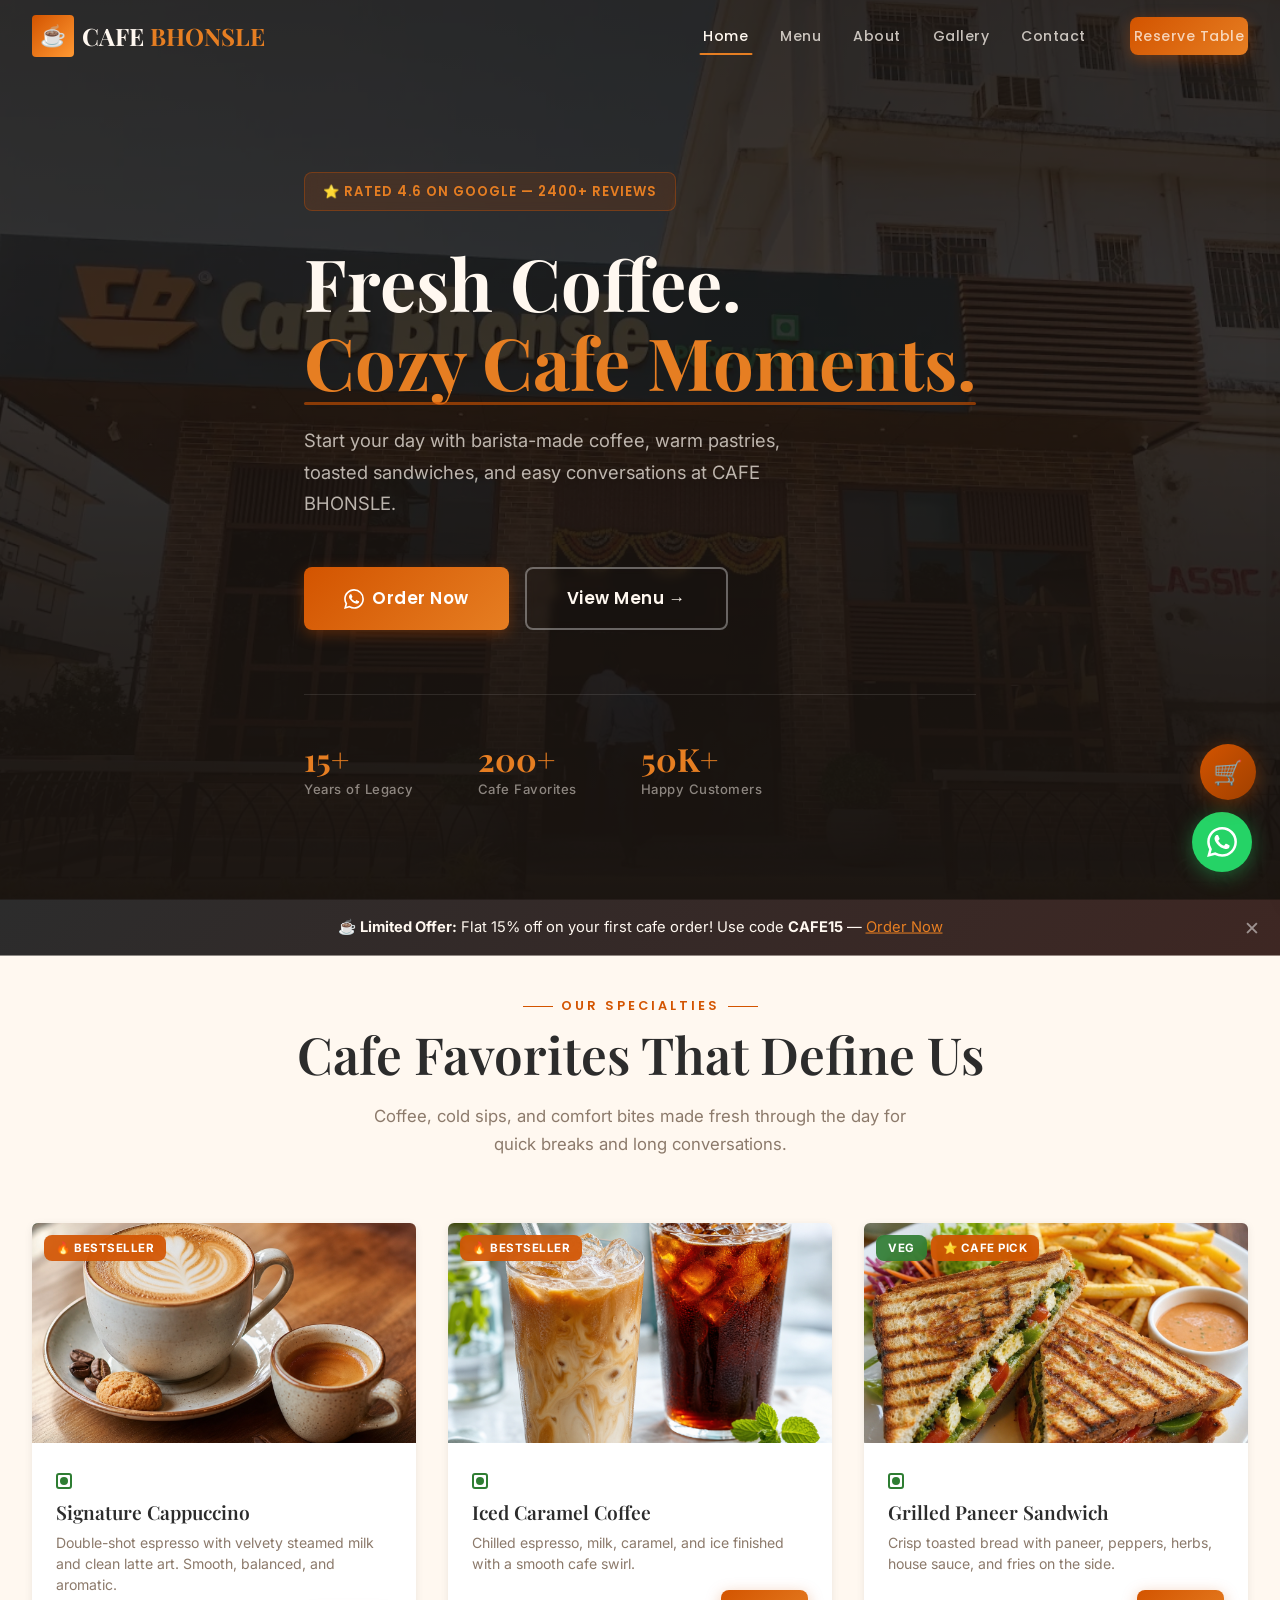
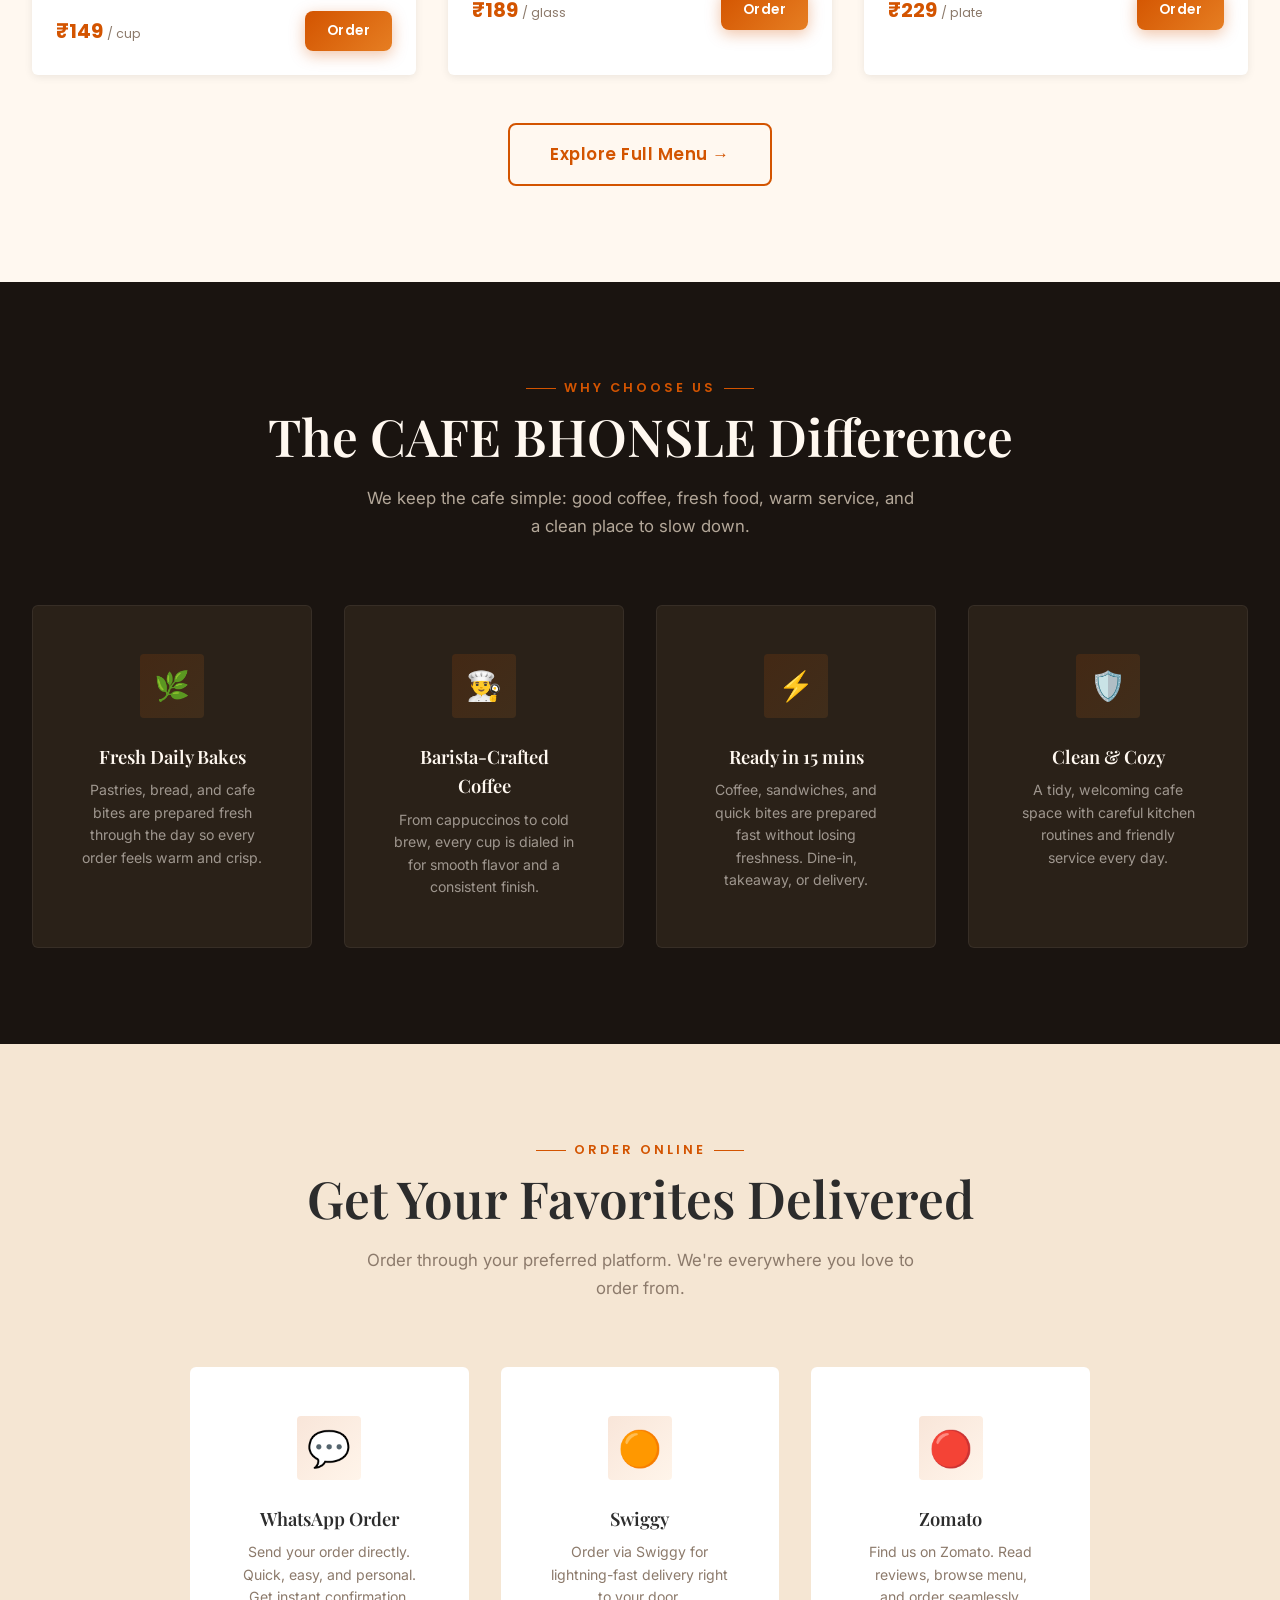
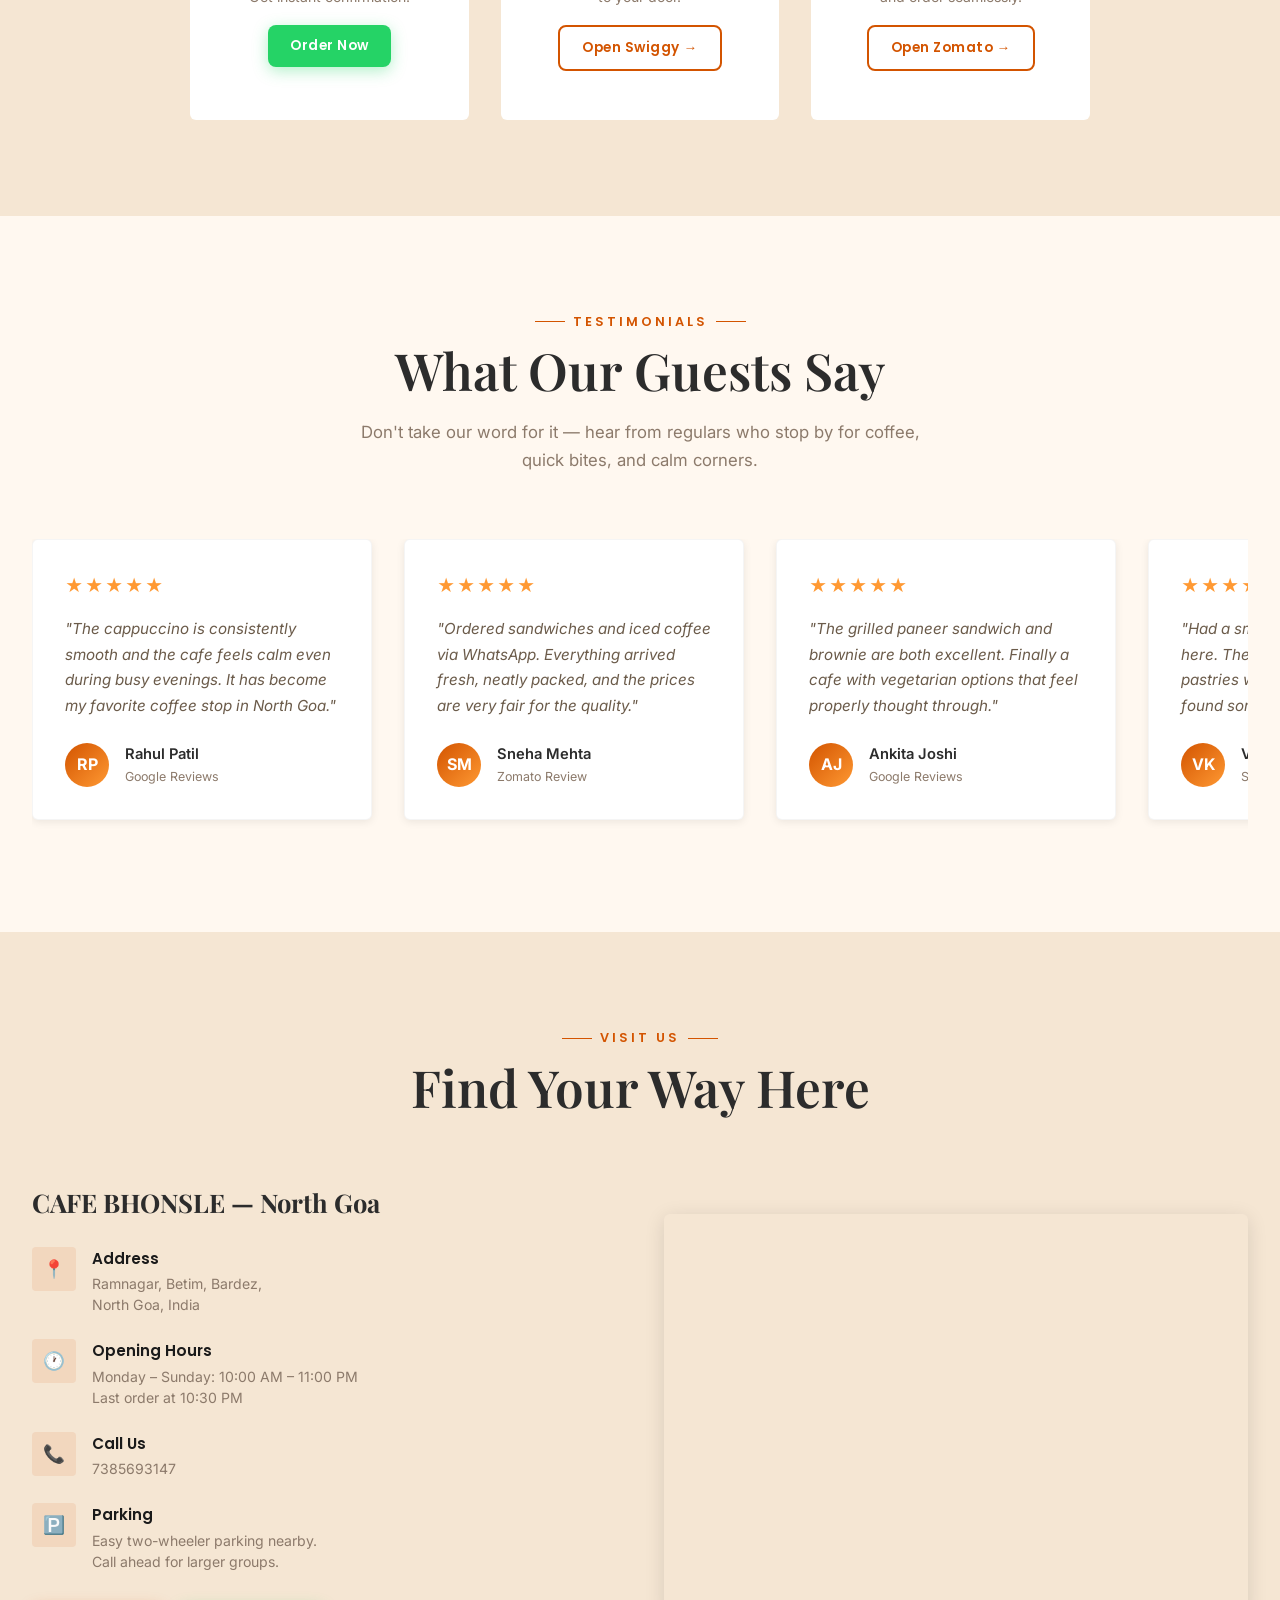
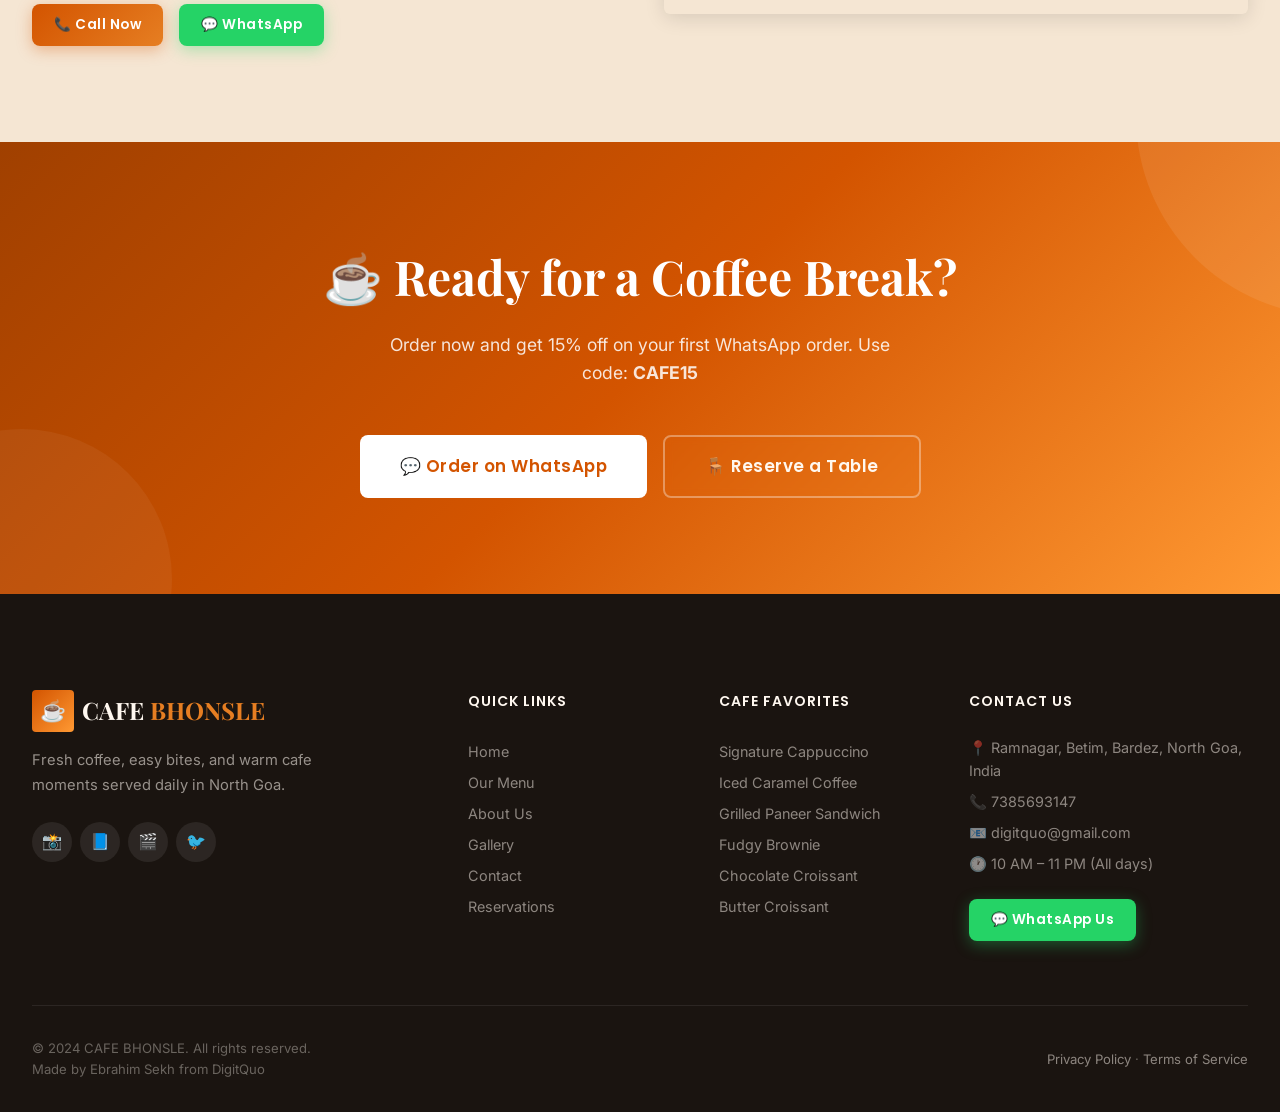
<file: index.html>
<!DOCTYPE html>
<html lang="en">
<head>
  <meta charset="UTF-8">
  <meta name="viewport" content="width=device-width, initial-scale=1.0">
  <meta name="description" content="CAFE BHONSLE — a warm neighborhood cafe in North Goa serving specialty coffee, iced drinks, sandwiches, pastries, and desserts. Order online or reserve your table today.">
  <meta name="keywords" content="cafe in North Goa, coffee near me, sandwiches, pastries, desserts, cafe Bhonsle, iced coffee, order cafe online">
  <title>CAFE BHONSLE — Coffee, Bites & Cozy Moments.</title>
  
  <!-- Structured Data -->
  <script type="application/ld+json">
  {
    "@context": "https://schema.org",
    "@type": "CafeOrCoffeeShop",
    "name": "CAFE BHONSLE",
    "image": "images/main-hero.webp",
    "servesCuisine": "Cafe, Coffee, Bakery",
    "priceRange": "₹₹",
    "address": {
      "@type": "PostalAddress",
      "streetAddress": "Ramnagar, Betim, Bardez",
      "addressLocality": "North Goa",
      "addressRegion": "Goa",
      "postalCode": "",
      "addressCountry": "IN"
    },
    "telephone": "7385693147",
    "openingHours": ["Mo-Su 10:00-23:00"],
    "aggregateRating": {
      "@type": "AggregateRating",
      "ratingValue": "4.6",
      "reviewCount": "2400"
    }
  }
  </script>
  
  <link rel="stylesheet" href="styles.css">
  <link rel="icon" type="image/svg+xml" href="data:image/svg+xml,<svg xmlns='http://www.w3.org/2000/svg' viewBox='0 0 100 100'><text y='.9em' font-size='90'>☕</text></svg>">
</head>
<body>

  <!-- Navigation -->
  <nav class="navbar" id="navbar">
    <div class="container">
      <a href="index.html" class="nav-logo">
        <div class="nav-logo-icon">☕</div>
        <div class="nav-logo-text">CAFE <span>BHONSLE</span></div>
      </a>
      
      <div class="nav-links" id="navLinks">
        <a href="index.html" class="active">Home</a>
        <a href="menu.html">Menu</a>
        <a href="about.html">About</a>
        <a href="gallery.html">Gallery</a>
        <a href="contact.html">Contact</a>
        <a href="reservation.html" class="btn btn-primary btn-sm nav-cta">Reserve Table</a>
      </div>
      
      <button class="nav-hamburger" id="hamburger" aria-label="Toggle menu">
        <span></span><span></span><span></span>
      </button>
    </div>
  </nav>
  
  <!-- Mobile Menu -->
  <div class="nav-mobile-menu" id="mobileMenu">
    <a href="index.html">Home</a>
    <a href="menu.html">Menu</a>
    <a href="about.html">About</a>
    <a href="gallery.html">Gallery</a>
    <a href="contact.html">Contact</a>
    <a href="reservation.html">Reserve Table</a>
    <a href="#" class="btn btn-whatsapp" onclick="orderWhatsApp()">💬 Order on WhatsApp</a>
  </div>

  <!-- Hero Section -->
  <section class="hero" id="hero">
    <div class="hero-bg">
      <img src="images/main-hero.webp" alt="Cafe Bhonsle storefront and pure vegetarian cafe entrance" loading="eager">
    </div>
    <div class="container">
      <div class="hero-content">
        <div class="hero-badge">⭐ Rated 4.6 on Google — 2400+ Reviews</div>
        <h1 class="hero-title">
          Fresh Coffee.<br>
          <span class="highlight">Cozy Cafe Moments.</span>
        </h1>
        <p class="hero-description">
          Start your day with barista-made coffee, warm pastries, toasted sandwiches, and easy conversations at CAFE BHONSLE.
        </p>
        <div class="hero-actions">
          <a href="#" class="btn btn-primary btn-lg" onclick="orderWhatsApp()">
            <svg width="20" height="20" viewBox="0 0 24 24" fill="currentColor"><path d="M17.472 14.382c-.297-.149-1.758-.867-2.03-.967-.273-.099-.471-.148-.67.15-.197.297-.767.966-.94 1.164-.173.199-.347.223-.644.075-.297-.15-1.255-.463-2.39-1.475-.883-.788-1.48-1.761-1.653-2.059-.173-.297-.018-.458.13-.606.134-.133.298-.347.446-.52.149-.174.198-.298.298-.497.099-.198.05-.371-.025-.52-.075-.149-.669-1.612-.916-2.207-.242-.579-.487-.5-.669-.51-.173-.008-.371-.01-.57-.01-.198 0-.52.074-.792.372-.272.297-1.04 1.016-1.04 2.479 0 1.462 1.065 2.875 1.213 3.074.149.198 2.096 3.2 5.077 4.487.709.306 1.262.489 1.694.625.712.227 1.36.195 1.871.118.571-.085 1.758-.719 2.006-1.413.248-.694.248-1.289.173-1.413-.074-.124-.272-.198-.57-.347m-5.421 7.403h-.004a9.87 9.87 0 01-5.031-1.378l-.361-.214-3.741.982.998-3.648-.235-.374a9.86 9.86 0 01-1.51-5.26c.001-5.45 4.436-9.884 9.888-9.884 2.64 0 5.122 1.03 6.988 2.898a9.825 9.825 0 012.893 6.994c-.003 5.45-4.437 9.884-9.885 9.884m8.413-18.297A11.815 11.815 0 0012.05 0C5.495 0 .16 5.335.157 11.892c0 2.096.547 4.142 1.588 5.945L.057 24l6.305-1.654a11.882 11.882 0 005.683 1.448h.005c6.554 0 11.89-5.335 11.893-11.893a11.821 11.821 0 00-3.48-8.413z"/></svg>
            Order Now
          </a>
          <a href="menu.html" class="btn btn-secondary btn-lg">
            View Menu →
          </a>
        </div>
        <div class="hero-stats">
          <div>
            <div class="hero-stat-value">15+</div>
            <div class="hero-stat-label">Years of Legacy</div>
          </div>
          <div>
            <div class="hero-stat-value">200+</div>
            <div class="hero-stat-label">Cafe Favorites</div>
          </div>
          <div>
            <div class="hero-stat-value">50K+</div>
            <div class="hero-stat-label">Happy Customers</div>
          </div>
        </div>
      </div>
    </div>
  </section>

  <!-- Quick Menu Preview -->
  <section class="section" id="menu-preview">
    <div class="container">
      <div class="section-header reveal">
        <div class="section-eyebrow">Our Specialties</div>
        <h2 class="section-title">Cafe Favorites That Define Us</h2>
        <p class="section-subtitle">Coffee, cold sips, and comfort bites made fresh through the day for quick breaks and long conversations.</p>
      </div>
      
      <div class="menu-preview-grid">
        <!-- Card 1 -->
        <div class="menu-card reveal">
          <div class="menu-card-image">
            <img src="images/cafe-coffee.png" alt="Signature Cappuccino" loading="lazy">
            <div class="menu-card-badge">
              <span class="badge badge-bestseller">🔥 Bestseller</span>
            </div>
          </div>
          <div class="menu-card-body">
            <div class="menu-card-type"><div class="veg-icon"></div></div>
            <h3 class="menu-card-name">Signature Cappuccino</h3>
            <p class="menu-card-desc">Double-shot espresso with velvety steamed milk and clean latte art. Smooth, balanced, and aromatic.</p>
            <div class="menu-card-footer">
              <span class="menu-card-price">₹149 <small>/ cup</small></span>
              <button class="btn btn-primary btn-sm" onclick="addToCart('Signature Cappuccino', 149)">Order</button>
            </div>
          </div>
        </div>
        
        <!-- Card 2 -->
        <div class="menu-card reveal">
          <div class="menu-card-image">
            <img src="images/cafe-iced-coffee.png" alt="Iced Caramel Coffee" loading="lazy">
            <div class="menu-card-badge">
              <span class="badge badge-bestseller">🔥 Bestseller</span>
            </div>
          </div>
          <div class="menu-card-body">
            <div class="menu-card-type"><div class="veg-icon"></div></div>
            <h3 class="menu-card-name">Iced Caramel Coffee</h3>
            <p class="menu-card-desc">Chilled espresso, milk, caramel, and ice finished with a smooth cafe swirl.</p>
            <div class="menu-card-footer">
              <span class="menu-card-price">₹189 <small>/ glass</small></span>
              <button class="btn btn-primary btn-sm" onclick="addToCart('Iced Caramel Coffee', 189)">Order</button>
            </div>
          </div>
        </div>
        
        <!-- Card 3 -->
        <div class="menu-card reveal">
          <div class="menu-card-image">
            <img src="images/cafe-sandwich.png" alt="Grilled Paneer Sandwich" loading="lazy">
            <div class="menu-card-badge">
              <span class="badge badge-veg">Veg</span>
              <span class="badge badge-bestseller">⭐ Cafe Pick</span>
            </div>
          </div>
          <div class="menu-card-body">
            <div class="menu-card-type"><div class="veg-icon"></div></div>
            <h3 class="menu-card-name">Grilled Paneer Sandwich</h3>
            <p class="menu-card-desc">Crisp toasted bread with paneer, peppers, herbs, house sauce, and fries on the side.</p>
            <div class="menu-card-footer">
              <span class="menu-card-price">₹229 <small>/ plate</small></span>
              <button class="btn btn-primary btn-sm" onclick="addToCart('Grilled Paneer Sandwich', 229)">Order</button>
            </div>
          </div>
        </div>
      </div>
      
      <div class="text-center" style="margin-top: var(--space-2xl);">
        <a href="menu.html" class="btn btn-outline btn-lg">Explore Full Menu →</a>
      </div>
    </div>
  </section>

  <!-- USP / Highlights -->
  <section class="section section-dark" id="highlights">
    <div class="container">
      <div class="section-header reveal">
        <div class="section-eyebrow">Why Choose Us</div>
        <h2 class="section-title">The CAFE BHONSLE Difference</h2>
        <p class="section-subtitle">We keep the cafe simple: good coffee, fresh food, warm service, and a clean place to slow down.</p>
      </div>
      
      <div class="usp-grid">
        <div class="usp-card reveal">
          <div class="usp-icon">🌿</div>
          <h3 class="usp-title">Fresh Daily Bakes</h3>
          <p class="usp-desc">Pastries, bread, and cafe bites are prepared fresh through the day so every order feels warm and crisp.</p>
        </div>
        <div class="usp-card reveal">
          <div class="usp-icon">👨‍🍳</div>
          <h3 class="usp-title">Barista-Crafted Coffee</h3>
          <p class="usp-desc">From cappuccinos to cold brew, every cup is dialed in for smooth flavor and a consistent finish.</p>
        </div>
        <div class="usp-card reveal">
          <div class="usp-icon">⚡</div>
          <h3 class="usp-title">Ready in 15 mins</h3>
          <p class="usp-desc">Coffee, sandwiches, and quick bites are prepared fast without losing freshness. Dine-in, takeaway, or delivery.</p>
        </div>
        <div class="usp-card reveal">
          <div class="usp-icon">🛡️</div>
          <h3 class="usp-title">Clean & Cozy</h3>
          <p class="usp-desc">A tidy, welcoming cafe space with careful kitchen routines and friendly service every day.</p>
        </div>
      </div>
    </div>
  </section>

  <!-- Order Platforms -->
  <section class="section section-cream" id="order">
    <div class="container">
      <div class="section-header reveal">
        <div class="section-eyebrow">Order Online</div>
        <h2 class="section-title">Get Your Favorites Delivered</h2>
        <p class="section-subtitle">Order through your preferred platform. We're everywhere you love to order from.</p>
      </div>
      
      <div class="usp-grid" style="max-width: 900px; margin: 0 auto;">
        <a href="#" class="usp-card reveal" style="background: #fff; cursor: pointer;" onclick="orderWhatsApp()">
          <div class="usp-icon" style="font-size: 2.2rem;">💬</div>
          <h3 class="usp-title" style="color: var(--color-charcoal);">WhatsApp Order</h3>
          <p class="usp-desc" style="color: var(--color-text-muted);">Send your order directly. Quick, easy, and personal. Get instant confirmation.</p>
          <span class="btn btn-whatsapp btn-sm" style="margin-top: var(--space-md);">Order Now</span>
        </a>
        <a href="#" class="usp-card reveal" style="background: #fff; cursor: pointer;">
          <div class="usp-icon" style="font-size: 2.2rem;">🟠</div>
          <h3 class="usp-title" style="color: var(--color-charcoal);">Swiggy</h3>
          <p class="usp-desc" style="color: var(--color-text-muted);">Order via Swiggy for lightning-fast delivery right to your door.</p>
          <span class="btn btn-outline btn-sm" style="margin-top: var(--space-md);">Open Swiggy →</span>
        </a>
        <a href="#" class="usp-card reveal" style="background: #fff; cursor: pointer;">
          <div class="usp-icon" style="font-size: 2.2rem;">🔴</div>
          <h3 class="usp-title" style="color: var(--color-charcoal);">Zomato</h3>
          <p class="usp-desc" style="color: var(--color-text-muted);">Find us on Zomato. Read reviews, browse menu, and order seamlessly.</p>
          <span class="btn btn-outline btn-sm" style="margin-top: var(--space-md);">Open Zomato →</span>
        </a>
      </div>
    </div>
  </section>

  <!-- Reviews -->
  <section class="section" id="reviews">
    <div class="container">
      <div class="section-header reveal">
        <div class="section-eyebrow">Testimonials</div>
        <h2 class="section-title">What Our Guests Say</h2>
        <p class="section-subtitle">Don't take our word for it — hear from regulars who stop by for coffee, quick bites, and calm corners.</p>
      </div>
      
      <div class="reviews-track">
        <div class="review-card">
          <div class="review-stars">★★★★★</div>
          <p class="review-text">"The cappuccino is consistently smooth and the cafe feels calm even during busy evenings. It has become my favorite coffee stop in North Goa."</p>
          <div class="review-author">
            <div class="review-avatar">RP</div>
            <div>
              <div class="review-author-name">Rahul Patil</div>
              <div class="review-author-source">Google Reviews</div>
            </div>
          </div>
        </div>
        
        <div class="review-card">
          <div class="review-stars">★★★★★</div>
          <p class="review-text">"Ordered sandwiches and iced coffee via WhatsApp. Everything arrived fresh, neatly packed, and the prices are very fair for the quality."</p>
          <div class="review-author">
            <div class="review-avatar">SM</div>
            <div>
              <div class="review-author-name">Sneha Mehta</div>
              <div class="review-author-source">Zomato Review</div>
            </div>
          </div>
        </div>
        
        <div class="review-card">
          <div class="review-stars">★★★★★</div>
          <p class="review-text">"The grilled paneer sandwich and brownie are both excellent. Finally a cafe with vegetarian options that feel properly thought through."</p>
          <div class="review-author">
            <div class="review-avatar">AJ</div>
            <div>
              <div class="review-author-name">Ankita Joshi</div>
              <div class="review-author-source">Google Reviews</div>
            </div>
          </div>
        </div>
        
        <div class="review-card">
          <div class="review-stars">★★★★☆</div>
          <p class="review-text">"Had a small birthday coffee meetup here. The staff was warm, the pastries were fresh, and everyone found something they liked."</p>
          <div class="review-author">
            <div class="review-avatar">VK</div>
            <div>
              <div class="review-author-name">Vikas Kumar</div>
              <div class="review-author-source">Swiggy Review</div>
            </div>
          </div>
        </div>
        
        <div class="review-card">
          <div class="review-stars">★★★★★</div>
          <p class="review-text">"The masala chai is lovely, but the iced caramel coffee is what keeps pulling me back. Easy place to sit, talk, and unwind."</p>
          <div class="review-author">
            <div class="review-avatar">PD</div>
            <div>
              <div class="review-author-name">Priya Deshmukh</div>
              <div class="review-author-source">Instagram DM</div>
            </div>
          </div>
        </div>
      </div>
    </div>
  </section>

  <!-- Location -->
  <section class="section section-cream" id="location">
    <div class="container">
      <div class="section-header reveal">
        <div class="section-eyebrow">Visit Us</div>
        <h2 class="section-title">Find Your Way Here</h2>
      </div>
      
      <div class="location-grid reveal">
        <div class="location-info">
          <h3>CAFE BHONSLE — North Goa</h3>
          <div class="location-detail">
            <div class="location-detail-icon">📍</div>
            <div class="location-detail-text">
              <h4>Address</h4>
              <p>Ramnagar, Betim, Bardez,<br>North Goa, India</p>
            </div>
          </div>
          <div class="location-detail">
            <div class="location-detail-icon">🕐</div>
            <div class="location-detail-text">
              <h4>Opening Hours</h4>
              <p>Monday – Sunday: 10:00 AM – 11:00 PM<br>Last order at 10:30 PM</p>
            </div>
          </div>
          <div class="location-detail">
            <div class="location-detail-icon">📞</div>
            <div class="location-detail-text">
              <h4>Call Us</h4>
              <p>7385693147</p>
            </div>
          </div>
          <div class="location-detail">
            <div class="location-detail-icon">🅿️</div>
            <div class="location-detail-text">
              <h4>Parking</h4>
              <p>Easy two-wheeler parking nearby.<br>Call ahead for larger groups.</p>
            </div>
          </div>
          
          <div style="display: flex; gap: var(--space-md); margin-top: var(--space-xl);">
            <a href="tel:7385693147" class="btn btn-primary btn-sm">📞 Call Now</a>
            <a href="#" class="btn btn-whatsapp btn-sm" onclick="orderWhatsApp()">💬 WhatsApp</a>
          </div>
        </div>
        
        <div class="location-map">
          <iframe src="https://www.google.com/maps/embed?pb=!1m18!1m12!1m3!1d3783.065!2d73.89!3d18.536!2m3!1f0!2f0!3f0!3m2!1i1024!2i768!4f13.1!3m3!1m2!1s0x0%3A0x0!2zMTjCsDMyJzEwLjAiTiA3M8KwNTMnMjQuMCJF!5e0!3m2!1sen!2sin!4v1600000000000" allowfullscreen="" loading="lazy" title="CAFE BHONSLE Location on Google Maps"></iframe>
        </div>
      </div>
    </div>
  </section>

  <!-- CTA Banner -->
  <section class="cta-banner">
    <div class="container">
      <h2>☕ Ready for a Coffee Break?</h2>
      <p>Order now and get 15% off on your first WhatsApp order. Use code: <strong>CAFE15</strong></p>
      <div class="btn-group">
        <a href="#" class="btn btn-lg" style="background:#fff; color: var(--color-primary);" onclick="orderWhatsApp()">
          💬 Order on WhatsApp
        </a>
        <a href="reservation.html" class="btn btn-secondary btn-lg">
          🪑 Reserve a Table
        </a>
      </div>
    </div>
  </section>

  <!-- Footer -->
  <footer class="footer">
    <div class="container">
      <div class="footer-grid">
        <div class="footer-brand">
          <a href="index.html" class="nav-logo" style="margin-bottom: var(--space-sm);">
            <div class="nav-logo-icon">☕</div>
            <div class="nav-logo-text">CAFE <span>BHONSLE</span></div>
          </a>
          <p>Fresh coffee, easy bites, and warm cafe moments served daily in North Goa.</p>
          <div class="footer-social">
            <a href="#" aria-label="Instagram">📸</a>
            <a href="#" aria-label="Facebook">📘</a>
            <a href="#" aria-label="YouTube">🎬</a>
            <a href="#" aria-label="Twitter">🐦</a>
          </div>
        </div>
        
        <div>
          <h4>Quick Links</h4>
          <div class="footer-links">
            <a href="index.html">Home</a>
            <a href="menu.html">Our Menu</a>
            <a href="about.html">About Us</a>
            <a href="gallery.html">Gallery</a>
            <a href="contact.html">Contact</a>
            <a href="reservation.html">Reservations</a>
          </div>
        </div>
        
        <div>
          <h4>Cafe Favorites</h4>
          <div class="footer-links">
            <a href="menu.html">Signature Cappuccino</a>
            <a href="menu.html">Iced Caramel Coffee</a>
            <a href="menu.html">Grilled Paneer Sandwich</a>
            <a href="menu.html">Fudgy Brownie</a>
            <a href="menu.html">Chocolate Croissant</a>
            <a href="menu.html">Butter Croissant</a>
          </div>
        </div>
        
        <div>
          <h4>Contact Us</h4>
          <div class="footer-contact-item">📍 Ramnagar, Betim, Bardez, North Goa, India</div>
          <div class="footer-contact-item">📞 7385693147</div>
          <div class="footer-contact-item">📧 digitquo@gmail.com</div>
          <div class="footer-contact-item">🕐 10 AM – 11 PM (All days)</div>
          <a href="#" class="btn btn-whatsapp btn-sm" style="margin-top: var(--space-md);" onclick="orderWhatsApp()">💬 WhatsApp Us</a>
        </div>
      </div>
      
      <div class="footer-bottom">
        <p>© 2024 CAFE BHONSLE. All rights reserved.<br>Made by Ebrahim Sekh from DigitQuo</p>
        <p>
          <a href="#" style="color: rgba(255,248,240,0.5);">Privacy Policy</a> · 
          <a href="#" style="color: rgba(255,248,240,0.5);">Terms of Service</a>
        </p>
      </div>
    </div>
  </footer>

  <!-- Cart Overlay -->
  <div class="cart-overlay" id="cartOverlay" onclick="Cart.toggleDrawer()"></div>

  <!-- Cart Drawer -->
  <div class="cart-drawer" id="cartDrawer">
    <div class="cart-drawer-header">
      <h3>🛒 Your Cart</h3>
      <button class="cart-drawer-close" onclick="Cart.toggleDrawer()">✕</button>
    </div>
    <div id="cartEmpty" class="cart-empty">
      <div class="cart-empty-icon">🛒</div>
      <p>Your cart is empty</p>
      <span>Add items from the menu to get started!</span>
    </div>
    <div id="cartContent" class="cart-content" style="display:none;">
      <div class="cart-items" id="cartItemsList"></div>
      <div class="cart-summary">
        <div class="cart-total-row">
          <span>Total</span>
          <span class="cart-total-amount" id="cartTotal">₹0</span>
        </div>
      </div>
      <div class="cart-customer-info">
        <h4>Your Details</h4>
        <input type="text" id="orderName" placeholder="Your Name *" required>
        <input type="tel" id="orderPhone" placeholder="Phone Number *" required>
      </div>
      <button class="btn btn-primary btn-lg cart-checkout-btn" onclick="Cart.submitOrder()">Place Order ✓</button>
    </div>
  </div>

  <!-- Cart Float Button -->
  <button class="cart-float" onclick="Cart.toggleDrawer()" aria-label="Open Cart">
    🛒
    <span class="cart-float-badge" id="cartBadge" style="display:none;">0</span>
  </button>

  <!-- WhatsApp Floating Button -->
  <a href="#" class="whatsapp-float" id="whatsappFloat" onclick="orderWhatsApp()" aria-label="Order on WhatsApp">
    <svg viewBox="0 0 24 24"><path d="M17.472 14.382c-.297-.149-1.758-.867-2.03-.967-.273-.099-.471-.148-.67.15-.197.297-.767.966-.94 1.164-.173.199-.347.223-.644.075-.297-.15-1.255-.463-2.39-1.475-.883-.788-1.48-1.761-1.653-2.059-.173-.297-.018-.458.13-.606.134-.133.298-.347.446-.52.149-.174.198-.298.298-.497.099-.198.05-.371-.025-.52-.075-.149-.669-1.612-.916-2.207-.242-.579-.487-.5-.669-.51-.173-.008-.371-.01-.57-.01-.198 0-.52.074-.792.372-.272.297-1.04 1.016-1.04 2.479 0 1.462 1.065 2.875 1.213 3.074.149.198 2.096 3.2 5.077 4.487.709.306 1.262.489 1.694.625.712.227 1.36.195 1.871.118.571-.085 1.758-.719 2.006-1.413.248-.694.248-1.289.173-1.413-.074-.124-.272-.198-.57-.347m-5.421 7.403h-.004a9.87 9.87 0 01-5.031-1.378l-.361-.214-3.741.982.998-3.648-.235-.374a9.86 9.86 0 01-1.51-5.26c.001-5.45 4.436-9.884 9.888-9.884 2.64 0 5.122 1.03 6.988 2.898a9.825 9.825 0 012.893 6.994c-.003 5.45-4.437 9.884-9.885 9.884m8.413-18.297A11.815 11.815 0 0012.05 0C5.495 0 .16 5.335.157 11.892c0 2.096.547 4.142 1.588 5.945L.057 24l6.305-1.654a11.882 11.882 0 005.683 1.448h.005c6.554 0 11.89-5.335 11.893-11.893a11.821 11.821 0 00-3.48-8.413z"/></svg>
  </a>

  <!-- Offer Banner -->
  <div class="offer-banner" id="offerBanner">
    <div class="container">
      <p>☕ <strong>Limited Offer:</strong> Flat 15% off on your first cafe order! Use code <strong>CAFE15</strong> — <a href="#" style="color: var(--color-primary-light); text-decoration: underline;" onclick="orderWhatsApp()">Order Now</a></p>
    </div>
    <button class="offer-banner-close" onclick="document.getElementById('offerBanner').classList.remove('visible')">✕</button>
  </div>

  <script src="script.js"></script>
</body>
</html>
</file>
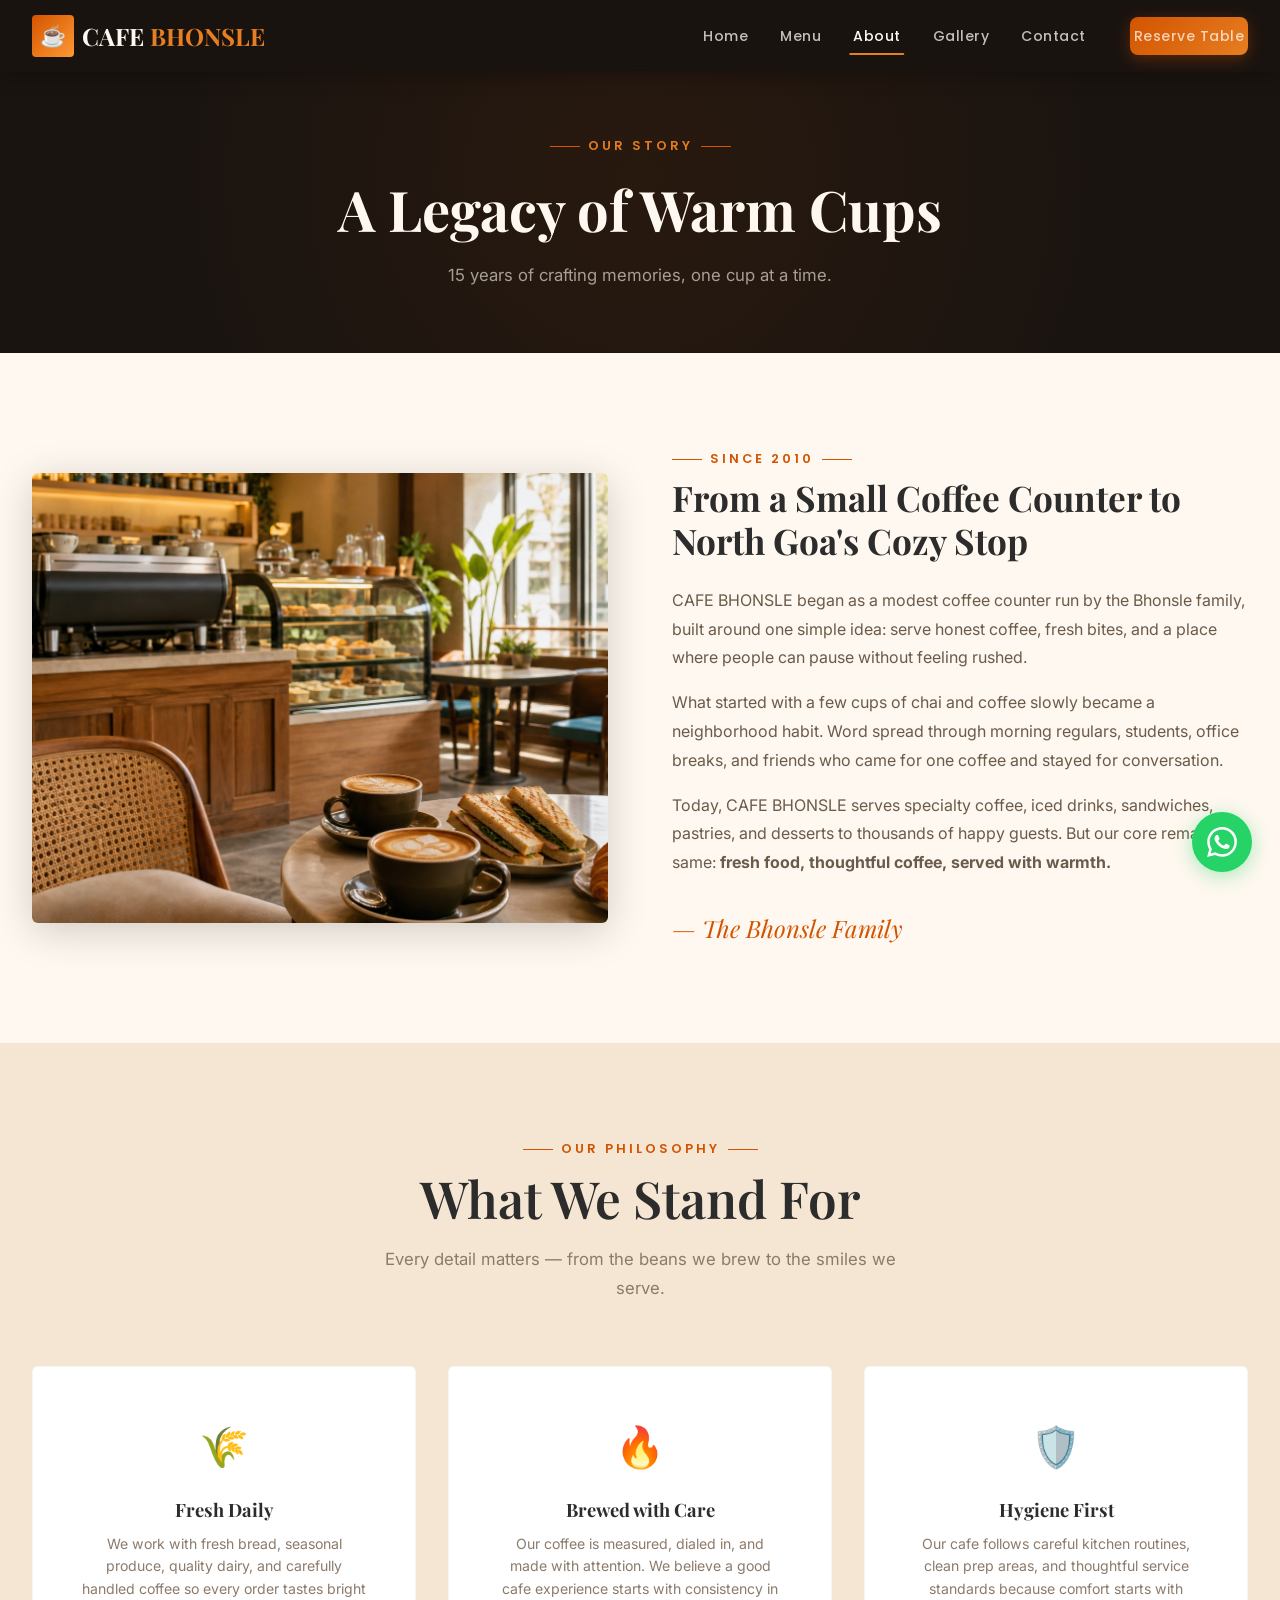
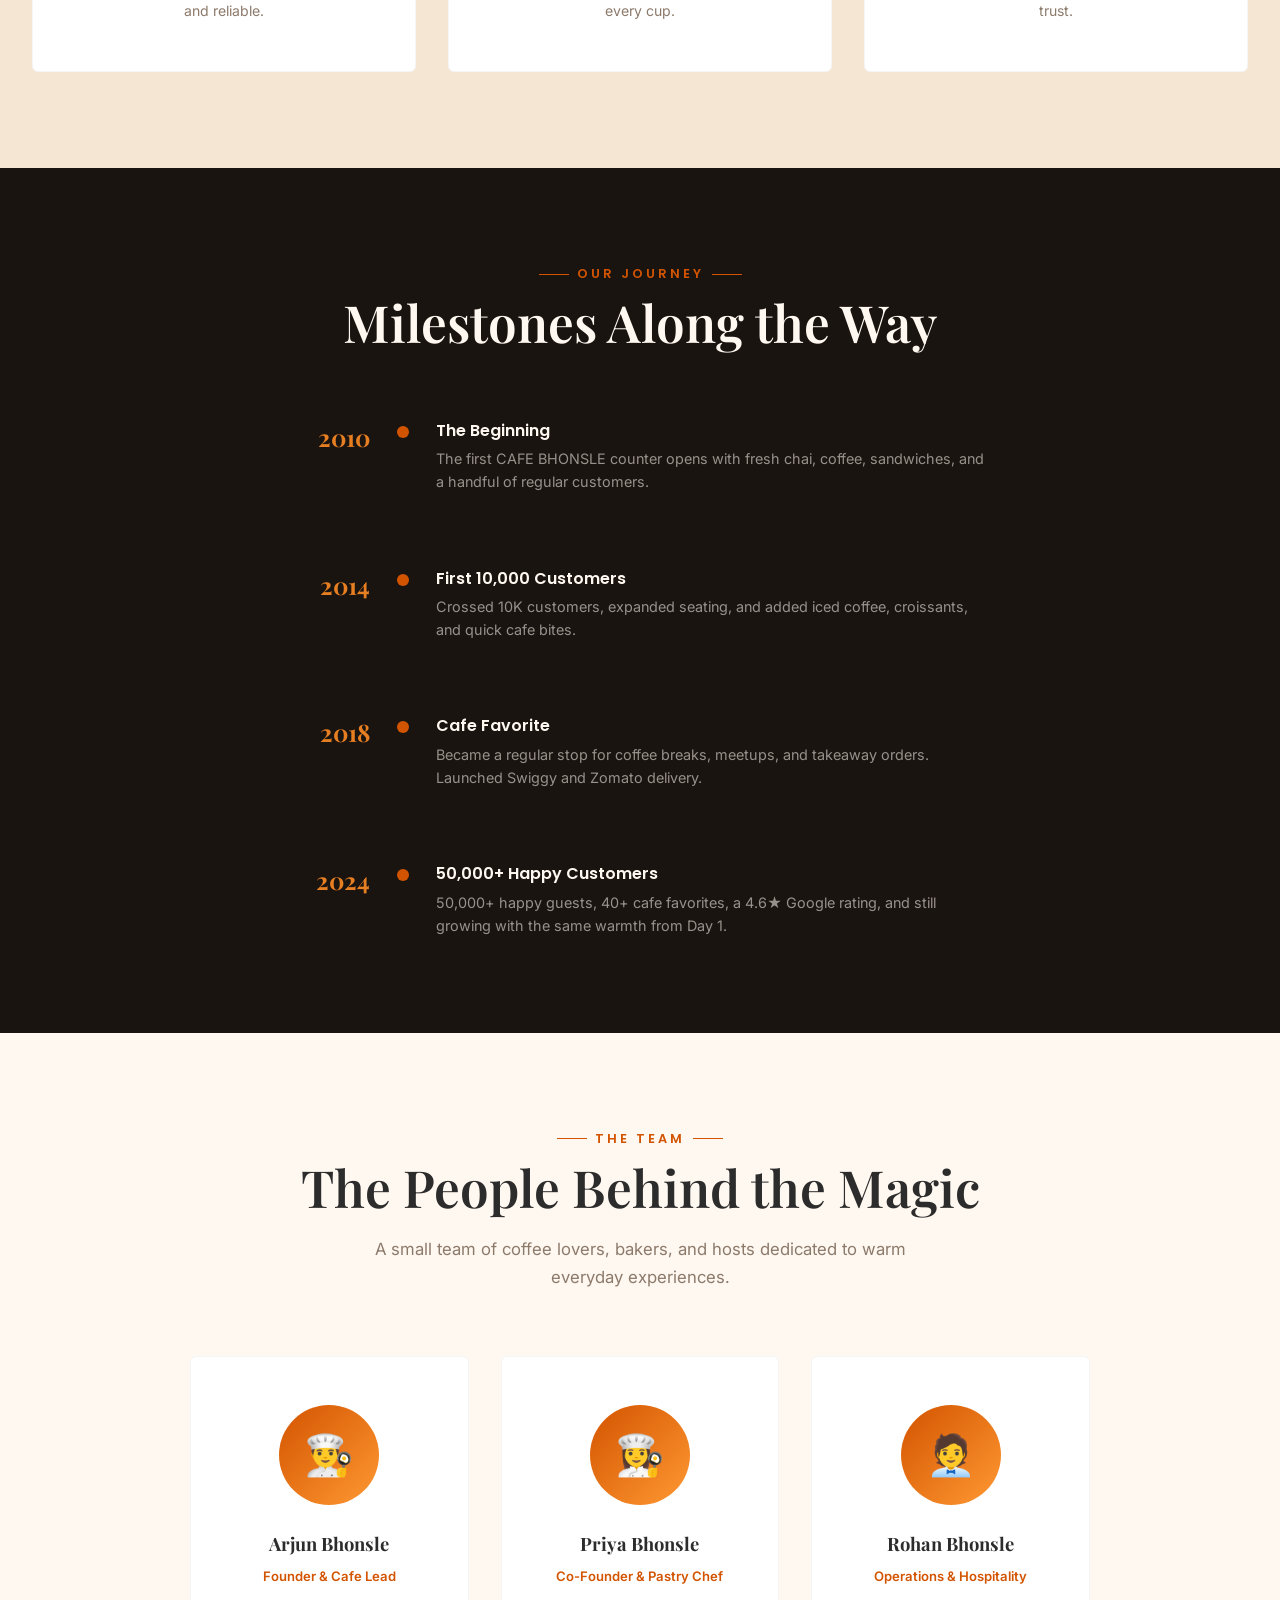
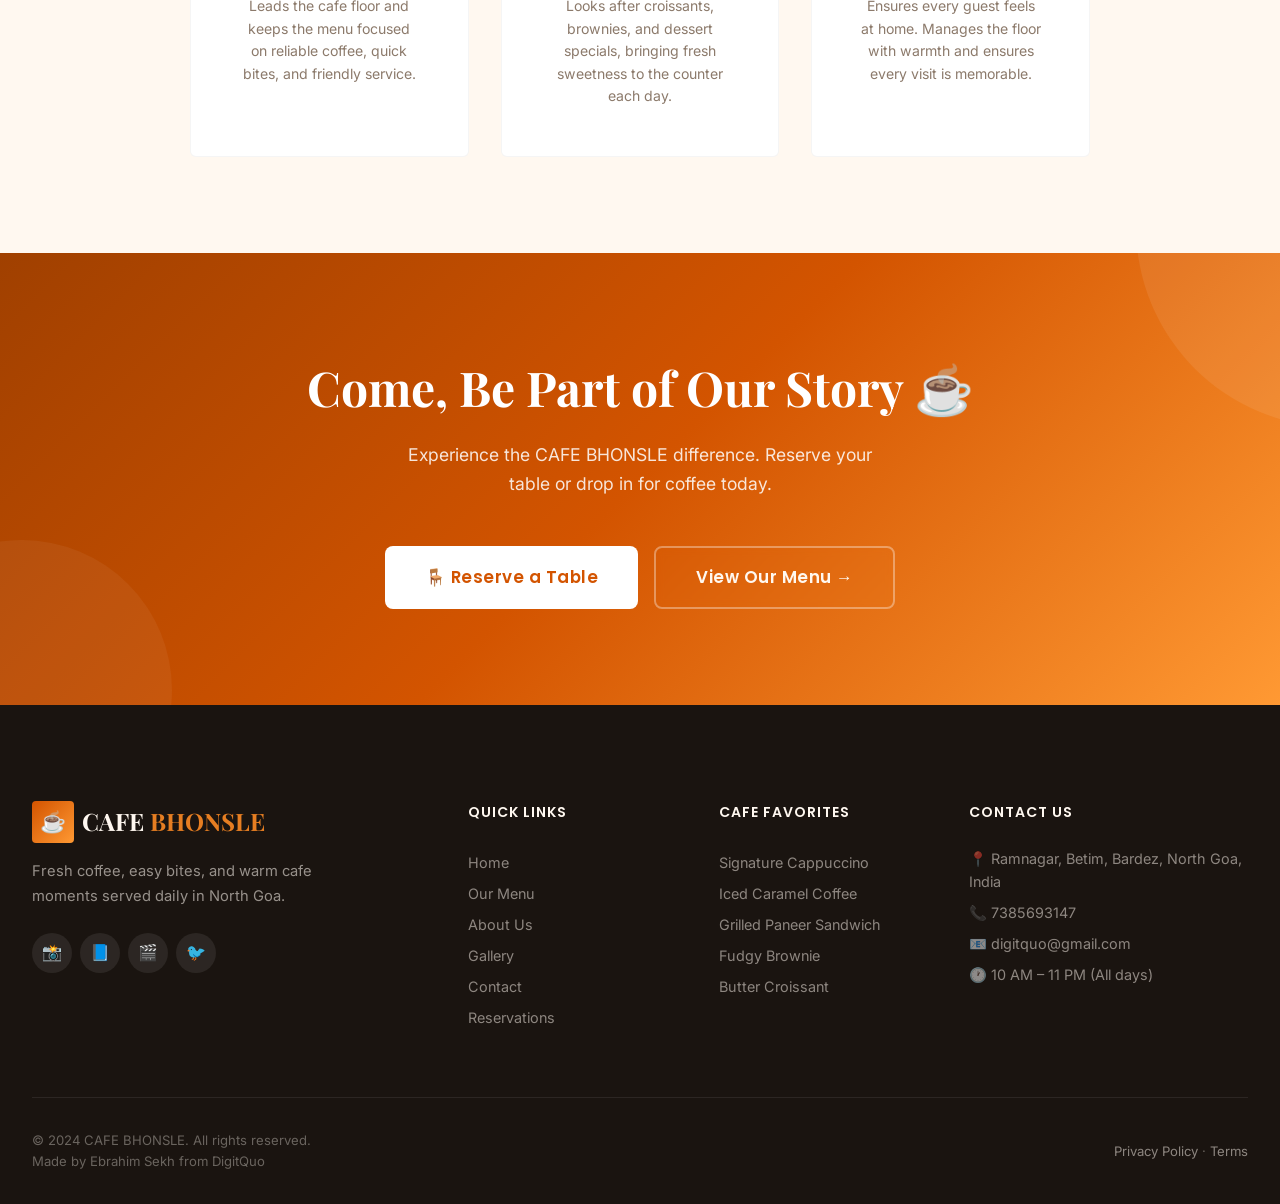
<file: about.html>
<!DOCTYPE html>
<html lang="en">
<head>
  <meta charset="UTF-8">
  <meta name="viewport" content="width=device-width, initial-scale=1.0">
  <meta name="description" content="Learn the story behind CAFE BHONSLE — our passion for specialty coffee, fresh cafe bites, warm service, and cozy everyday hospitality in North Goa.">
  <title>About Us — CAFE BHONSLE | Our Story & Philosophy</title>
  <link rel="stylesheet" href="styles.css">
  <link rel="icon" type="image/svg+xml" href="data:image/svg+xml,<svg xmlns='http://www.w3.org/2000/svg' viewBox='0 0 100 100'><text y='.9em' font-size='90'>☕</text></svg>">
</head>
<body>

  <!-- Navigation -->
  <nav class="navbar scrolled" id="navbar">
    <div class="container">
      <a href="index.html" class="nav-logo">
        <div class="nav-logo-icon">☕</div>
        <div class="nav-logo-text">CAFE <span>BHONSLE</span></div>
      </a>
      <div class="nav-links" id="navLinks">
        <a href="index.html">Home</a>
        <a href="menu.html">Menu</a>
        <a href="about.html" class="active">About</a>
        <a href="gallery.html">Gallery</a>
        <a href="contact.html">Contact</a>
        <a href="reservation.html" class="btn btn-primary btn-sm nav-cta">Reserve Table</a>
      </div>
      <button class="nav-hamburger" id="hamburger" aria-label="Toggle menu">
        <span></span><span></span><span></span>
      </button>
    </div>
  </nav>

  <div class="nav-mobile-menu" id="mobileMenu">
    <a href="index.html">Home</a>
    <a href="menu.html">Menu</a>
    <a href="about.html">About</a>
    <a href="gallery.html">Gallery</a>
    <a href="contact.html">Contact</a>
    <a href="reservation.html">Reserve Table</a>
  </div>

  <!-- Page Header -->
  <header class="page-header">
    <div class="container">
      <div class="section-eyebrow" style="color: var(--color-primary-light);">Our Story</div>
      <h1>A Legacy of Warm Cups</h1>
      <p>15 years of crafting memories, one cup at a time.</p>
    </div>
  </header>

  <!-- Origin Story -->
  <section class="section">
    <div class="container">
      <div class="about-story reveal">
        <div class="about-story-img">
          <img src="images/cafe-hero.png" alt="The CAFE BHONSLE kitchen and heritage" loading="lazy">
        </div>
        <div class="about-story-content">
          <div class="section-eyebrow" style="justify-content: flex-start;">Since 2010</div>
          <h2>From a Small Coffee Counter to North Goa's Cozy Stop</h2>
          <p>
            CAFE BHONSLE began as a modest coffee counter run by the Bhonsle family, built around one simple idea: serve honest coffee, fresh bites, and a place where people can pause without feeling rushed.
          </p>
          <p>
            What started with a few cups of chai and coffee slowly became a neighborhood habit. Word spread through morning regulars, students, office breaks, and friends who came for one coffee and stayed for conversation.
          </p>
          <p>
            Today, CAFE BHONSLE serves specialty coffee, iced drinks, sandwiches, pastries, and desserts to thousands of happy guests. But our core remains the same: <strong>fresh food, thoughtful coffee, served with warmth.</strong>
          </p>
          <div class="about-signature">— The Bhonsle Family</div>
        </div>
      </div>
    </div>
  </section>

  <!-- Philosophy / Values -->
  <section class="section section-cream">
    <div class="container">
      <div class="section-header reveal">
        <div class="section-eyebrow">Our Philosophy</div>
        <h2 class="section-title">What We Stand For</h2>
        <p class="section-subtitle">Every detail matters — from the beans we brew to the smiles we serve.</p>
      </div>

      <div class="about-values reveal">
        <div class="about-value-card">
          <div class="about-value-icon">🌾</div>
          <h3>Fresh Daily</h3>
          <p>We work with fresh bread, seasonal produce, quality dairy, and carefully handled coffee so every order tastes bright and reliable.</p>
        </div>
        <div class="about-value-card">
          <div class="about-value-icon">🔥</div>
          <h3>Brewed with Care</h3>
          <p>Our coffee is measured, dialed in, and made with attention. We believe a good cafe experience starts with consistency in every cup.</p>
        </div>
        <div class="about-value-card">
          <div class="about-value-icon">🛡️</div>
          <h3>Hygiene First</h3>
          <p>Our cafe follows careful kitchen routines, clean prep areas, and thoughtful service standards because comfort starts with trust.</p>
        </div>
      </div>
    </div>
  </section>

  <!-- Timeline -->
  <section class="section section-dark">
    <div class="container">
      <div class="section-header reveal">
        <div class="section-eyebrow">Our Journey</div>
        <h2 class="section-title">Milestones Along the Way</h2>
      </div>

      <div class="timeline reveal" style="max-width: 700px; margin: 0 auto;">
        <div style="display: flex; gap: var(--space-xl); margin-bottom: var(--space-2xl); align-items: flex-start;">
          <div style="min-width: 80px; text-align: right;">
            <span style="font-family: var(--font-heading); font-size: 1.5rem; color: var(--color-primary-light); font-weight: 700;">2010</span>
          </div>
          <div style="width: 2px; background: rgba(255,255,255,0.1); position: relative; flex-shrink: 0;">
            <div style="width: 12px; height: 12px; border-radius: 50%; background: var(--color-primary); position: absolute; top: 8px; left: -5px;"></div>
          </div>
          <div style="padding-bottom: var(--space-lg);">
            <h4 style="font-family: var(--font-accent); font-weight: 600; margin-bottom: 4px; color: var(--color-cream);">The Beginning</h4>
            <p style="font-size: 0.9rem; color: rgba(255,248,240,0.55); line-height: 1.6;">The first CAFE BHONSLE counter opens with fresh chai, coffee, sandwiches, and a handful of regular customers.</p>
          </div>
        </div>

        <div style="display: flex; gap: var(--space-xl); margin-bottom: var(--space-2xl); align-items: flex-start;">
          <div style="min-width: 80px; text-align: right;">
            <span style="font-family: var(--font-heading); font-size: 1.5rem; color: var(--color-primary-light); font-weight: 700;">2014</span>
          </div>
          <div style="width: 2px; background: rgba(255,255,255,0.1); position: relative; flex-shrink: 0;">
            <div style="width: 12px; height: 12px; border-radius: 50%; background: var(--color-primary); position: absolute; top: 8px; left: -5px;"></div>
          </div>
          <div style="padding-bottom: var(--space-lg);">
            <h4 style="font-family: var(--font-accent); font-weight: 600; margin-bottom: 4px; color: var(--color-cream);">First 10,000 Customers</h4>
            <p style="font-size: 0.9rem; color: rgba(255,248,240,0.55); line-height: 1.6;">Crossed 10K customers, expanded seating, and added iced coffee, croissants, and quick cafe bites.</p>
          </div>
        </div>

        <div style="display: flex; gap: var(--space-xl); margin-bottom: var(--space-2xl); align-items: flex-start;">
          <div style="min-width: 80px; text-align: right;">
            <span style="font-family: var(--font-heading); font-size: 1.5rem; color: var(--color-primary-light); font-weight: 700;">2018</span>
          </div>
          <div style="width: 2px; background: rgba(255,255,255,0.1); position: relative; flex-shrink: 0;">
            <div style="width: 12px; height: 12px; border-radius: 50%; background: var(--color-primary); position: absolute; top: 8px; left: -5px;"></div>
          </div>
          <div style="padding-bottom: var(--space-lg);">
            <h4 style="font-family: var(--font-accent); font-weight: 600; margin-bottom: 4px; color: var(--color-cream);">Cafe Favorite</h4>
            <p style="font-size: 0.9rem; color: rgba(255,248,240,0.55); line-height: 1.6;">Became a regular stop for coffee breaks, meetups, and takeaway orders. Launched Swiggy and Zomato delivery.</p>
          </div>
        </div>

        <div style="display: flex; gap: var(--space-xl); align-items: flex-start;">
          <div style="min-width: 80px; text-align: right;">
            <span style="font-family: var(--font-heading); font-size: 1.5rem; color: var(--color-primary-light); font-weight: 700;">2024</span>
          </div>
          <div style="width: 2px; background: rgba(255,255,255,0.1); position: relative; flex-shrink: 0;">
            <div style="width: 12px; height: 12px; border-radius: 50%; background: var(--color-primary); position: absolute; top: 8px; left: -5px;"></div>
          </div>
          <div>
            <h4 style="font-family: var(--font-accent); font-weight: 600; margin-bottom: 4px; color: var(--color-cream);">50,000+ Happy Customers</h4>
            <p style="font-size: 0.9rem; color: rgba(255,248,240,0.55); line-height: 1.6;">50,000+ happy guests, 40+ cafe favorites, a 4.6★ Google rating, and still growing with the same warmth from Day 1.</p>
          </div>
        </div>
      </div>
    </div>
  </section>

  <!-- Team -->
  <section class="section">
    <div class="container">
      <div class="section-header reveal">
        <div class="section-eyebrow">The Team</div>
        <h2 class="section-title">The People Behind the Magic</h2>
        <p class="section-subtitle">A small team of coffee lovers, bakers, and hosts dedicated to warm everyday experiences.</p>
      </div>

      <div class="usp-grid" style="max-width: 900px; margin: 0 auto;">
        <div class="about-value-card reveal">
          <div style="width: 100px; height: 100px; border-radius: 50%; background: linear-gradient(135deg, var(--color-primary), var(--color-saffron)); margin: 0 auto var(--space-lg); display: flex; align-items: center; justify-content: center; font-size: 2.5rem;">👨‍🍳</div>
          <h3>Arjun Bhonsle</h3>
          <p style="color: var(--color-primary); font-weight: 600; font-size: 0.82rem; margin-bottom: var(--space-sm);">Founder & Cafe Lead</p>
          <p style="font-size: 0.88rem; color: var(--color-text-muted); line-height: 1.6;">Leads the cafe floor and keeps the menu focused on reliable coffee, quick bites, and friendly service.</p>
        </div>
        <div class="about-value-card reveal">
          <div style="width: 100px; height: 100px; border-radius: 50%; background: linear-gradient(135deg, var(--color-primary), var(--color-saffron)); margin: 0 auto var(--space-lg); display: flex; align-items: center; justify-content: center; font-size: 2.5rem;">👩‍🍳</div>
          <h3>Priya Bhonsle</h3>
          <p style="color: var(--color-primary); font-weight: 600; font-size: 0.82rem; margin-bottom: var(--space-sm);">Co-Founder & Pastry Chef</p>
          <p style="font-size: 0.88rem; color: var(--color-text-muted); line-height: 1.6;">Looks after croissants, brownies, and dessert specials, bringing fresh sweetness to the counter each day.</p>
        </div>
        <div class="about-value-card reveal">
          <div style="width: 100px; height: 100px; border-radius: 50%; background: linear-gradient(135deg, var(--color-primary), var(--color-saffron)); margin: 0 auto var(--space-lg); display: flex; align-items: center; justify-content: center; font-size: 2.5rem;">🧑‍💼</div>
          <h3>Rohan Bhonsle</h3>
          <p style="color: var(--color-primary); font-weight: 600; font-size: 0.82rem; margin-bottom: var(--space-sm);">Operations & Hospitality</p>
          <p style="font-size: 0.88rem; color: var(--color-text-muted); line-height: 1.6;">Ensures every guest feels at home. Manages the floor with warmth and ensures every visit is memorable.</p>
        </div>
      </div>
    </div>
  </section>

  <!-- CTA -->
  <section class="cta-banner">
    <div class="container">
      <h2>Come, Be Part of Our Story ☕</h2>
      <p>Experience the CAFE BHONSLE difference. Reserve your table or drop in for coffee today.</p>
      <div class="btn-group">
        <a href="reservation.html" class="btn btn-lg" style="background:#fff; color: var(--color-primary);">🪑 Reserve a Table</a>
        <a href="menu.html" class="btn btn-secondary btn-lg">View Our Menu →</a>
      </div>
    </div>
  </section>

  <!-- Footer -->
  <footer class="footer">
    <div class="container">
      <div class="footer-grid">
        <div class="footer-brand">
          <a href="index.html" class="nav-logo" style="margin-bottom: var(--space-sm);">
            <div class="nav-logo-icon">☕</div>
            <div class="nav-logo-text">CAFE <span>BHONSLE</span></div>
          </a>
          <p>Fresh coffee, easy bites, and warm cafe moments served daily in North Goa.</p>
          <div class="footer-social">
            <a href="#" aria-label="Instagram">📸</a>
            <a href="#" aria-label="Facebook">📘</a>
            <a href="#" aria-label="YouTube">🎬</a>
            <a href="#" aria-label="Twitter">🐦</a>
          </div>
        </div>
        <div>
          <h4>Quick Links</h4>
          <div class="footer-links">
            <a href="index.html">Home</a>
            <a href="menu.html">Our Menu</a>
            <a href="about.html">About Us</a>
            <a href="gallery.html">Gallery</a>
            <a href="contact.html">Contact</a>
            <a href="reservation.html">Reservations</a>
          </div>
        </div>
        <div>
          <h4>Cafe Favorites</h4>
          <div class="footer-links">
            <a href="menu.html">Signature Cappuccino</a>
            <a href="menu.html">Iced Caramel Coffee</a>
            <a href="menu.html">Grilled Paneer Sandwich</a>
            <a href="menu.html">Fudgy Brownie</a>
            <a href="menu.html">Butter Croissant</a>
          </div>
        </div>
        <div>
          <h4>Contact Us</h4>
          <div class="footer-contact-item">📍 Ramnagar, Betim, Bardez, North Goa, India</div>
          <div class="footer-contact-item">📞 7385693147</div>
          <div class="footer-contact-item">📧 digitquo@gmail.com</div>
          <div class="footer-contact-item">🕐 10 AM – 11 PM (All days)</div>
        </div>
      </div>
      <div class="footer-bottom">
        <p>© 2024 CAFE BHONSLE. All rights reserved.<br>Made by Ebrahim Sekh from DigitQuo</p>
        <p><a href="#" style="color: rgba(255,248,240,0.5);">Privacy Policy</a> · <a href="#" style="color: rgba(255,248,240,0.5);">Terms</a></p>
      </div>
    </div>
  </footer>

  <a href="#" class="whatsapp-float" onclick="orderWhatsApp()" aria-label="Order on WhatsApp">
    <svg viewBox="0 0 24 24" fill="white"><path d="M17.472 14.382c-.297-.149-1.758-.867-2.03-.967-.273-.099-.471-.148-.67.15-.197.297-.767.966-.94 1.164-.173.199-.347.223-.644.075-.297-.15-1.255-.463-2.39-1.475-.883-.788-1.48-1.761-1.653-2.059-.173-.297-.018-.458.13-.606.134-.133.298-.347.446-.52.149-.174.198-.298.298-.497.099-.198.05-.371-.025-.52-.075-.149-.669-1.612-.916-2.207-.242-.579-.487-.5-.669-.51-.173-.008-.371-.01-.57-.01-.198 0-.52.074-.792.372-.272.297-1.04 1.016-1.04 2.479 0 1.462 1.065 2.875 1.213 3.074.149.198 2.096 3.2 5.077 4.487.709.306 1.262.489 1.694.625.712.227 1.36.195 1.871.118.571-.085 1.758-.719 2.006-1.413.248-.694.248-1.289.173-1.413-.074-.124-.272-.198-.57-.347m-5.421 7.403h-.004a9.87 9.87 0 01-5.031-1.378l-.361-.214-3.741.982.998-3.648-.235-.374a9.86 9.86 0 01-1.51-5.26c.001-5.45 4.436-9.884 9.888-9.884 2.64 0 5.122 1.03 6.988 2.898a9.825 9.825 0 012.893 6.994c-.003 5.45-4.437 9.884-9.885 9.884m8.413-18.297A11.815 11.815 0 0012.05 0C5.495 0 .16 5.335.157 11.892c0 2.096.547 4.142 1.588 5.945L.057 24l6.305-1.654a11.882 11.882 0 005.683 1.448h.005c6.554 0 11.89-5.335 11.893-11.893a11.821 11.821 0 00-3.48-8.413z"/></svg>
  </a>

  <script src="script.js"></script>
</body>
</html>
</file>
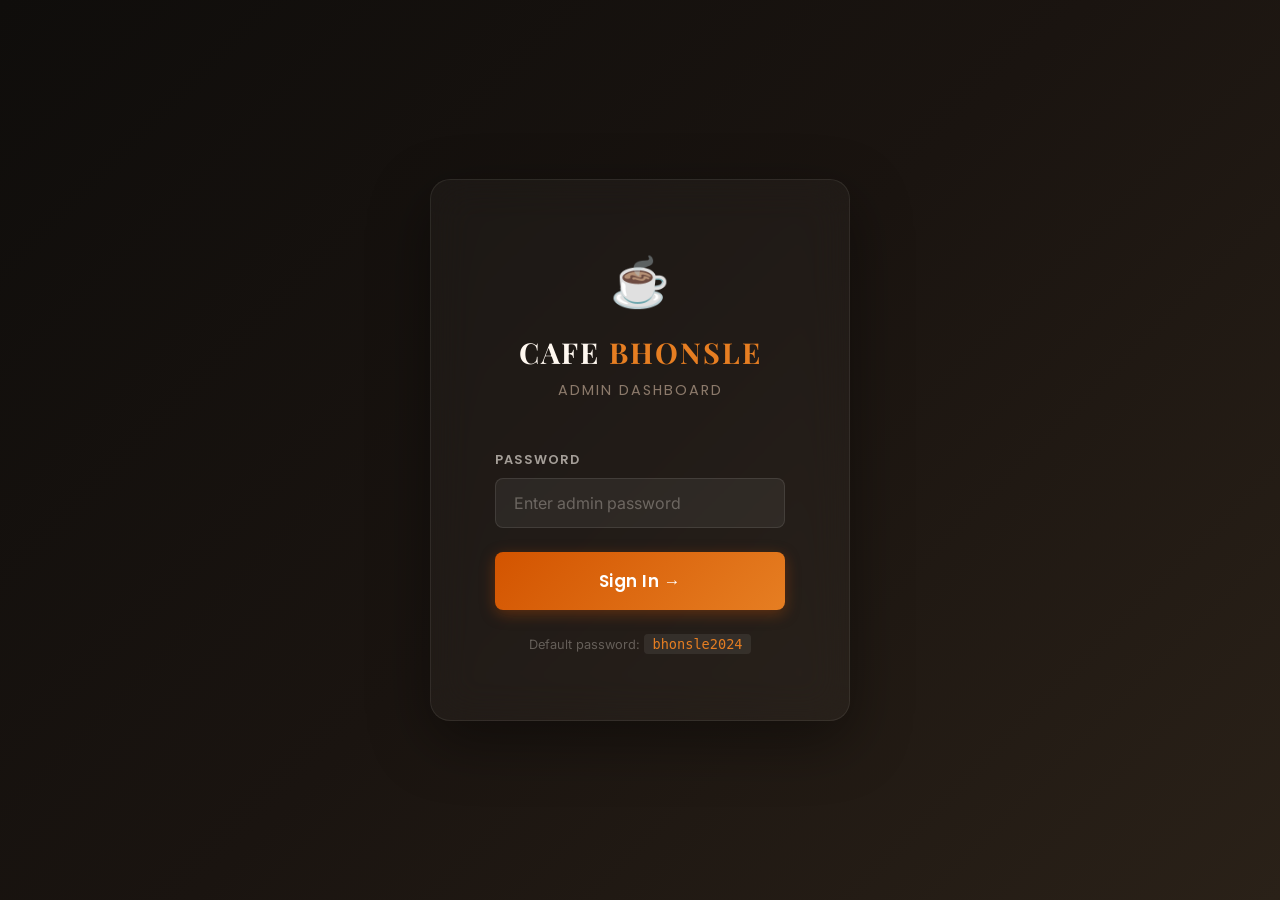
<file: admin.html>
<!DOCTYPE html>
<html lang="en">
<head>
  <meta charset="UTF-8">
  <meta name="viewport" content="width=device-width, initial-scale=1.0">
  <meta name="robots" content="noindex, nofollow">
  <title>Admin Panel — CAFE BHONSLE</title>
  <link rel="stylesheet" href="styles.css">
  <link rel="icon" type="image/svg+xml" href="data:image/svg+xml,<svg xmlns='http://www.w3.org/2000/svg' viewBox='0 0 100 100'><text y='.9em' font-size='90'>☕</text></svg>">
</head>
<body class="admin-body">

  <!-- ==================== LOGIN SCREEN ==================== -->
  <div class="admin-login" id="loginScreen">
    <div class="admin-login-card">
      <div class="admin-login-logo">
        <span class="admin-login-icon">☕</span>
        <h1>CAFE <span>BHONSLE</span></h1>
        <p>Admin Dashboard</p>
      </div>
      <form onsubmit="Admin.handleLogin(event)">
        <div class="admin-login-field">
          <label for="loginPassword">Password</label>
          <input type="password" id="loginPassword" placeholder="Enter admin password" required autocomplete="current-password">
        </div>
        <div class="admin-login-error" id="loginError" style="display:none;">
          ✕ Incorrect password. Try again.
        </div>
        <button type="submit" class="btn btn-primary btn-lg" style="width:100%;">Sign In →</button>
      </form>
      <div class="admin-login-hint">Default password: <code>bhonsle2024</code></div>
    </div>
  </div>

  <!-- ==================== DASHBOARD ==================== -->
  <div class="admin-dashboard" id="adminDashboard" style="display:none;">

    <!-- Sidebar -->
    <aside class="admin-sidebar" id="adminSidebar">
      <div class="admin-sidebar-header" style="display: flex; justify-content: space-between; align-items: center;">
        <a href="index.html" class="admin-logo">
          <span>☕</span>
          <div>CAFE <strong>BHONSLE</strong></div>
        </a>
        <button class="admin-close-sidebar" onclick="Admin.toggleSidebar()">✕</button>
      </div>
      <nav class="admin-nav">
        <button class="admin-nav-item active" data-tab="dashboard" onclick="Admin.switchTab('dashboard')">
          <span class="admin-nav-icon">📊</span>
          Dashboard
        </button>
        <button class="admin-nav-item" data-tab="orders" onclick="Admin.switchTab('orders')">
          <span class="admin-nav-icon">🛒</span>
          Orders
        </button>
        <button class="admin-nav-item" data-tab="reservations" onclick="Admin.switchTab('reservations')">
          <span class="admin-nav-icon">🪑</span>
          Reservations
        </button>
        <button class="admin-nav-item" data-tab="settings" onclick="Admin.switchTab('settings')">
          <span class="admin-nav-icon">⚙️</span>
          Settings
        </button>
      </nav>
      <div class="admin-sidebar-footer">
        <button class="admin-nav-item admin-logout-btn" onclick="Admin.logout()">
          <span class="admin-nav-icon">🚪</span>
          Logout
        </button>
        <a href="index.html" class="admin-nav-item" style="text-decoration:none;">
          <span class="admin-nav-icon">🌐</span>
          View Website
        </a>
      </div>
    </aside>

    <!-- Mobile Header -->
    <div class="admin-mobile-header">
      <button class="admin-hamburger" onclick="Admin.toggleSidebar()">
        <span></span><span></span><span></span>
      </button>
      <div class="admin-mobile-title">☕ CAFE BHONSLE Admin</div>
    </div>

    <!-- Main Content -->
    <main class="admin-main">

      <!-- ===== DASHBOARD PANEL ===== -->
      <div class="admin-panel active" id="panel-dashboard">
        <div class="admin-panel-header">
          <h2>Dashboard Overview</h2>
          <span class="admin-panel-date" id="dashboardDate"></span>
        </div>

        <!-- Stat Cards -->
        <div class="admin-stats-grid">
          <div class="admin-stat-card stat-orders">
            <div class="admin-stat-icon">🛒</div>
            <div class="admin-stat-info">
              <div class="admin-stat-value" id="statTotalOrders">0</div>
              <div class="admin-stat-label">Total Orders</div>
            </div>
          </div>
          <div class="admin-stat-card stat-pending">
            <div class="admin-stat-icon">⏳</div>
            <div class="admin-stat-info">
              <div class="admin-stat-value" id="statPendingOrders">0</div>
              <div class="admin-stat-label">Pending Orders</div>
            </div>
          </div>
          <div class="admin-stat-card stat-reservations">
            <div class="admin-stat-icon">🪑</div>
            <div class="admin-stat-info">
              <div class="admin-stat-value" id="statTodayReservations">0</div>
              <div class="admin-stat-label">Today's Reservations</div>
            </div>
          </div>
          <div class="admin-stat-card stat-revenue">
            <div class="admin-stat-icon">💰</div>
            <div class="admin-stat-info">
              <div class="admin-stat-value" id="statRevenue">₹0</div>
              <div class="admin-stat-label">Revenue (Completed)</div>
            </div>
          </div>
        </div>

        <!-- Recent Activity -->
        <div class="admin-card">
          <div class="admin-card-header">
            <h3>Recent Activity</h3>
          </div>
          <div class="admin-card-body" id="recentActivity">
            <div class="admin-empty">No activity yet.</div>
          </div>
        </div>
      </div>

      <!-- ===== ORDERS PANEL ===== -->
      <div class="admin-panel" id="panel-orders">
        <div class="admin-panel-header">
          <h2>Manage Orders</h2>
          <div class="admin-filter-bar">
            <select id="orderStatusFilter" onchange="Admin.renderOrders()">
              <option value="all">All Statuses</option>
              <option value="pending">Pending</option>
              <option value="confirmed">Confirmed</option>
              <option value="preparing">Preparing</option>
              <option value="completed">Completed</option>
              <option value="cancelled">Cancelled</option>
            </select>
          </div>
        </div>
        <div class="admin-card">
          <div class="admin-table-wrapper">
            <table class="admin-table" id="ordersTable">
              <thead>
                <tr>
                  <th>Order ID</th>
                  <th>Customer</th>
                  <th>Items</th>
                  <th>Total</th>
                  <th>Status</th>
                  <th>Date / Actions</th>
                </tr>
              </thead>
              <tbody id="ordersTableBody">
                <tr><td colspan="6" class="admin-empty">No orders yet</td></tr>
              </tbody>
            </table>
          </div>
        </div>
      </div>

      <!-- ===== RESERVATIONS PANEL ===== -->
      <div class="admin-panel" id="panel-reservations">
        <div class="admin-panel-header">
          <h2>Manage Reservations</h2>
          <div class="admin-filter-bar">
            <select id="resStatusFilter" onchange="Admin.renderReservations()">
              <option value="all">All Statuses</option>
              <option value="pending">Pending</option>
              <option value="confirmed">Confirmed</option>
              <option value="cancelled">Cancelled</option>
            </select>
          </div>
        </div>
        <div class="admin-card">
          <div class="admin-table-wrapper">
            <table class="admin-table" id="reservationsTable">
              <thead>
                <tr>
                  <th>ID</th>
                  <th>Guest</th>
                  <th>Date</th>
                  <th>Time</th>
                  <th>Party Size</th>
                  <th>Status</th>
                  <th>Occasion / Actions</th>
                </tr>
              </thead>
              <tbody id="reservationsTableBody">
                <tr><td colspan="7" class="admin-empty">No reservations yet</td></tr>
              </tbody>
            </table>
          </div>
        </div>
      </div>

      <!-- ===== SETTINGS PANEL ===== -->
      <div class="admin-panel" id="panel-settings">
        <div class="admin-panel-header">
          <h2>Settings</h2>
        </div>

        <div class="admin-settings-grid">
          <!-- Change Password -->
          <div class="admin-card">
            <div class="admin-card-header">
              <h3>🔑 Change Password</h3>
            </div>
            <div class="admin-card-body">
              <form onsubmit="Admin.changePassword(event)">
                <div class="admin-form-group">
                  <label>Current Password</label>
                  <input type="password" id="currentPassword" required>
                </div>
                <div class="admin-form-group">
                  <label>New Password</label>
                  <input type="password" id="newPassword" required minlength="4">
                </div>
                <div class="admin-form-group">
                  <label>Confirm New Password</label>
                  <input type="password" id="confirmPassword" required minlength="4">
                </div>
                <div class="settings-msg" id="passwordMsg" style="display:none;"></div>
                <button type="submit" class="btn btn-primary">Update Password</button>
              </form>
            </div>
          </div>

          <!-- Data Management -->
          <div class="admin-card">
            <div class="admin-card-header">
              <h3>🗃️ Data Management</h3>
            </div>
            <div class="admin-card-body">
              <div class="settings-action">
                <div>
                  <strong>Export All Data</strong>
                  <p>Download orders and reservations as JSON file.</p>
                </div>
                <button class="btn btn-outline" onclick="Admin.exportData()">📥 Export JSON</button>
              </div>
              <div class="settings-action">
                <div>
                  <strong>Clear All Orders</strong>
                  <p>Permanently delete all order records.</p>
                </div>
                <button class="btn btn-danger" onclick="Admin.clearAllOrders()">🗑️ Clear Orders</button>
              </div>
              <div class="settings-action">
                <div>
                  <strong>Clear All Reservations</strong>
                  <p>Permanently delete all reservation records.</p>
                </div>
                <button class="btn btn-danger" onclick="Admin.clearAllReservations()">🗑️ Clear Reservations</button>
              </div>
            </div>
          </div>
        </div>
      </div>

    </main>
  </div>

  <script src="admin.js"></script>
  <script>
    // Set dashboard date
    document.addEventListener('DOMContentLoaded', () => {
      const dateEl = document.getElementById('dashboardDate');
      if (dateEl) {
        dateEl.textContent = new Date().toLocaleDateString('en-IN', {
          weekday: 'long', year: 'numeric', month: 'long', day: 'numeric'
        });
      }
    });
  </script>
</body>
</html>
</file>
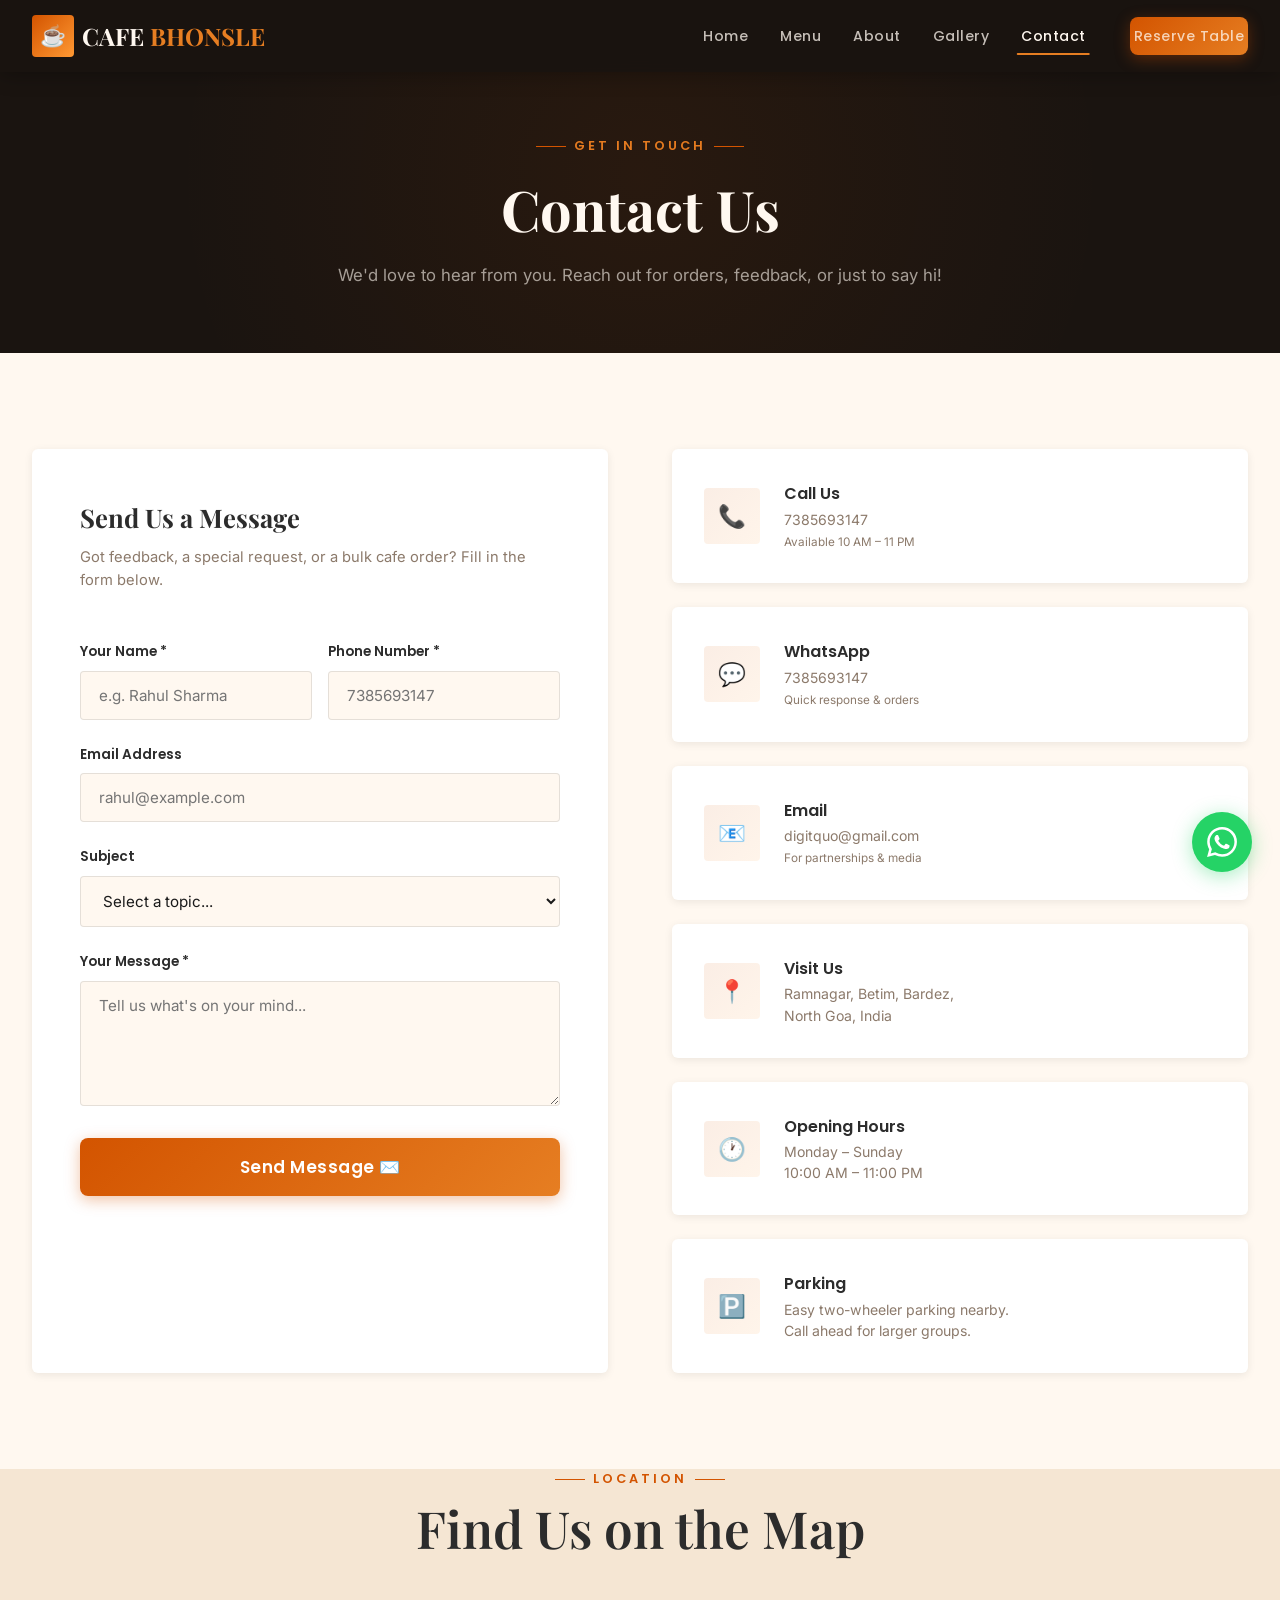
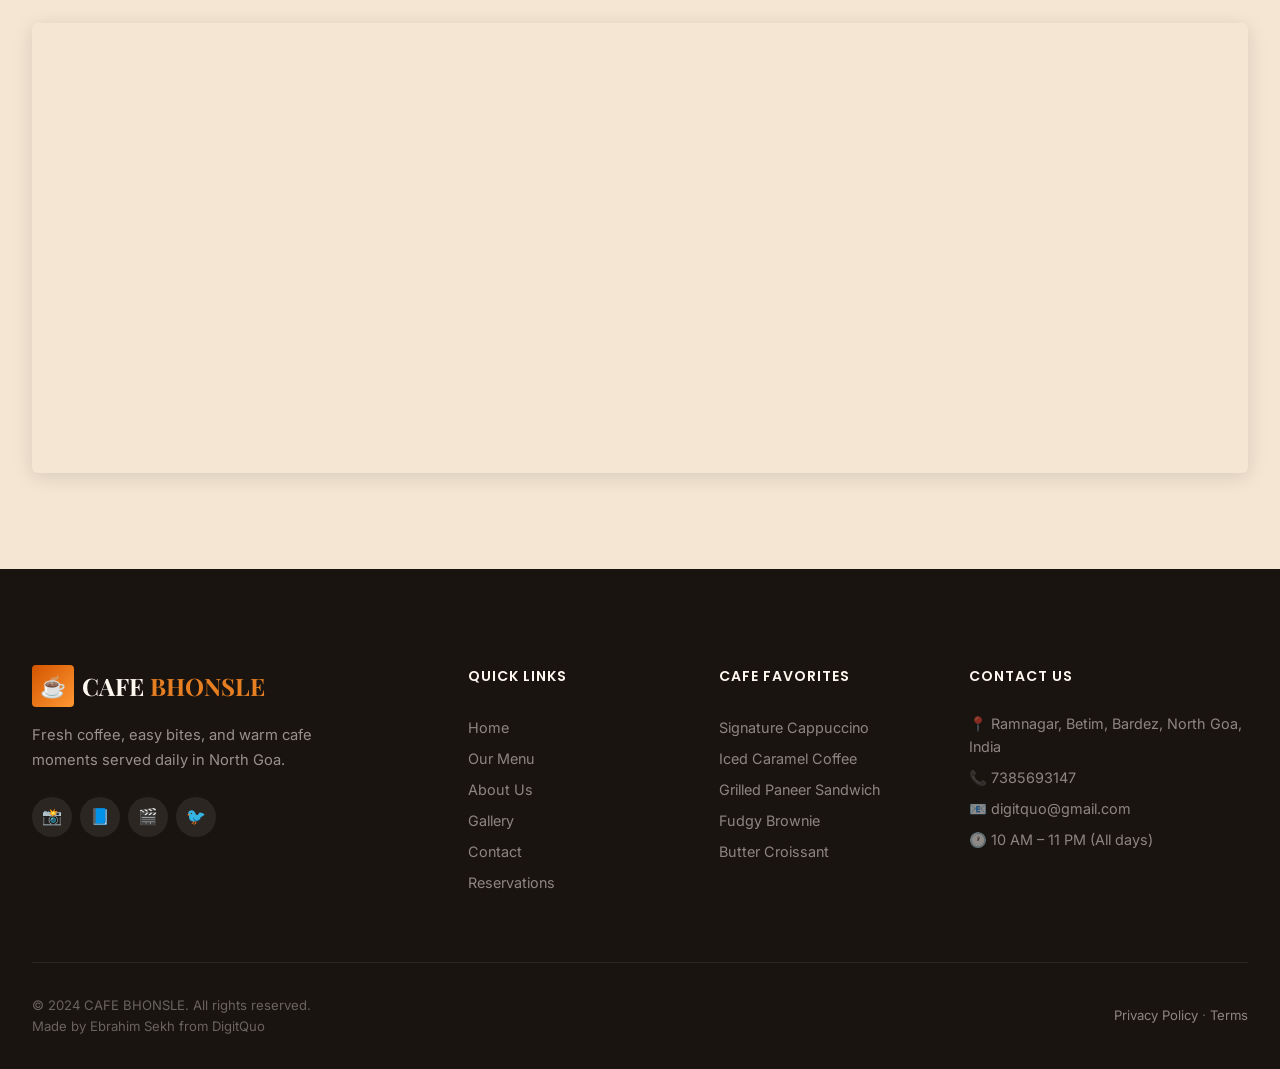
<file: contact.html>
<!DOCTYPE html>
<html lang="en">
<head>
  <meta charset="UTF-8">
  <meta name="viewport" content="width=device-width, initial-scale=1.0">
  <meta name="description" content="Get in touch with CAFE BHONSLE — call, WhatsApp, email, or visit our cafe in Ramnagar, Betim, Bardez, North Goa.">
  <title>Contact Us — CAFE BHONSLE | Visit, Call, or WhatsApp</title>
  <link rel="stylesheet" href="styles.css">
  <link rel="icon" type="image/svg+xml" href="data:image/svg+xml,<svg xmlns='http://www.w3.org/2000/svg' viewBox='0 0 100 100'><text y='.9em' font-size='90'>☕</text></svg>">
</head>
<body>

  <!-- Navigation -->
  <nav class="navbar scrolled" id="navbar">
    <div class="container">
      <a href="index.html" class="nav-logo">
        <div class="nav-logo-icon">☕</div>
        <div class="nav-logo-text">CAFE <span>BHONSLE</span></div>
      </a>
      <div class="nav-links" id="navLinks">
        <a href="index.html">Home</a>
        <a href="menu.html">Menu</a>
        <a href="about.html">About</a>
        <a href="gallery.html">Gallery</a>
        <a href="contact.html" class="active">Contact</a>
        <a href="reservation.html" class="btn btn-primary btn-sm nav-cta">Reserve Table</a>
      </div>
      <button class="nav-hamburger" id="hamburger" aria-label="Toggle menu">
        <span></span><span></span><span></span>
      </button>
    </div>
  </nav>

  <div class="nav-mobile-menu" id="mobileMenu">
    <a href="index.html">Home</a>
    <a href="menu.html">Menu</a>
    <a href="about.html">About</a>
    <a href="gallery.html">Gallery</a>
    <a href="contact.html">Contact</a>
    <a href="reservation.html">Reserve Table</a>
  </div>

  <!-- Page Header -->
  <header class="page-header">
    <div class="container">
      <div class="section-eyebrow" style="color: var(--color-primary-light);">Get in Touch</div>
      <h1>Contact Us</h1>
      <p>We'd love to hear from you. Reach out for orders, feedback, or just to say hi!</p>
    </div>
  </header>

  <!-- Contact Content -->
  <section class="section">
    <div class="container">
      <div class="contact-grid reveal">
        <!-- Contact Form -->
        <div class="contact-form">
          <h2 style="font-family: var(--font-heading); font-size: 1.6rem; margin-bottom: var(--space-sm); color: var(--color-charcoal);">Send Us a Message</h2>
          <p style="color: var(--color-text-muted); margin-bottom: var(--space-2xl); font-size: 0.92rem;">Got feedback, a special request, or a bulk cafe order? Fill in the form below.</p>

          <form id="contactForm" onsubmit="handleContactSubmit(event)">
            <div class="form-row">
              <div class="form-group">
                <label for="contact-name">Your Name *</label>
                <input type="text" id="contact-name" placeholder="e.g. Rahul Sharma" required>
              </div>
              <div class="form-group">
                <label for="contact-phone">Phone Number *</label>
                <input type="tel" id="contact-phone" placeholder="7385693147" required>
              </div>
            </div>

            <div class="form-group">
              <label for="contact-email">Email Address</label>
              <input type="email" id="contact-email" placeholder="rahul@example.com">
            </div>

            <div class="form-group">
              <label for="contact-subject">Subject</label>
              <select id="contact-subject">
                <option value="">Select a topic...</option>
                <option value="feedback">Feedback</option>
                <option value="bulk-order">Bulk Order Inquiry</option>
                <option value="partnership">Partnership / Collaboration</option>
                <option value="complaint">Complaint</option>
                <option value="other">Other</option>
              </select>
            </div>

            <div class="form-group">
              <label for="contact-message">Your Message *</label>
              <textarea id="contact-message" placeholder="Tell us what's on your mind..." rows="5" required></textarea>
            </div>

            <button type="submit" class="btn btn-primary btn-lg" style="width: 100%;">Send Message ✉️</button>
          </form>

          <div id="contactSuccess" style="display: none; text-align: center; padding: var(--space-2xl);">
            <div style="font-size: 3rem; margin-bottom: var(--space-md);">✅</div>
            <h3 style="font-family: var(--font-heading); font-size: 1.5rem; margin-bottom: var(--space-sm);">Message Sent!</h3>
            <p style="color: var(--color-text-muted);">Thank you for reaching out. We'll get back to you within 24 hours.</p>
          </div>
        </div>

        <!-- Contact Info Cards -->
        <div class="contact-info-cards">
          <a href="tel:7385693147" class="contact-info-card">
            <div class="contact-info-icon">📞</div>
            <div>
              <h4>Call Us</h4>
              <p>7385693147<br><small style="color: var(--color-text-muted);">Available 10 AM – 11 PM</small></p>
            </div>
          </a>

          <a href="#" class="contact-info-card" onclick="orderWhatsApp()">
            <div class="contact-info-icon">💬</div>
            <div>
              <h4>WhatsApp</h4>
              <p>7385693147<br><small style="color: var(--color-text-muted);">Quick response & orders</small></p>
            </div>
          </a>

          <a href="mailto:digitquo@gmail.com" class="contact-info-card">
            <div class="contact-info-icon">📧</div>
            <div>
              <h4>Email</h4>
              <p>digitquo@gmail.com<br><small style="color: var(--color-text-muted);">For partnerships & media</small></p>
            </div>
          </a>

          <div class="contact-info-card">
            <div class="contact-info-icon">📍</div>
            <div>
              <h4>Visit Us</h4>
              <p>Ramnagar, Betim, Bardez,<br>North Goa, India</p>
            </div>
          </div>

          <div class="contact-info-card">
            <div class="contact-info-icon">🕐</div>
            <div>
              <h4>Opening Hours</h4>
              <p>Monday – Sunday<br>10:00 AM – 11:00 PM</p>
            </div>
          </div>

          <div class="contact-info-card">
            <div class="contact-info-icon">🅿️</div>
            <div>
              <h4>Parking</h4>
              <p>Easy two-wheeler parking nearby.<br>Call ahead for larger groups.</p>
            </div>
          </div>
        </div>
      </div>
    </div>
  </section>

  <!-- Map Section -->
  <section class="section section-cream" style="padding-top: 0;">
    <div class="container">
      <div class="section-header reveal">
        <div class="section-eyebrow">Location</div>
        <h2 class="section-title">Find Us on the Map</h2>
      </div>
      <div class="location-map reveal" style="height: 450px; border-radius: var(--radius-lg); overflow: hidden;">
        <iframe src="https://www.google.com/maps/embed?pb=!1m18!1m12!1m3!1d3783.065!2d73.89!3d18.536!2m3!1f0!2f0!3f0!3m2!1i1024!2i768!4f13.1!3m3!1m2!1s0x0%3A0x0!2zMTjCsDMyJzEwLjAiTiA3M8KwNTMnMjQuMCJF!5e0!3m2!1sen!2sin!4v1600000000000" allowfullscreen="" loading="lazy" title="CAFE BHONSLE Location"></iframe>
      </div>
    </div>
  </section>

  <!-- Footer -->
  <footer class="footer">
    <div class="container">
      <div class="footer-grid">
        <div class="footer-brand">
          <a href="index.html" class="nav-logo" style="margin-bottom: var(--space-sm);">
            <div class="nav-logo-icon">☕</div>
            <div class="nav-logo-text">CAFE <span>BHONSLE</span></div>
          </a>
          <p>Fresh coffee, easy bites, and warm cafe moments served daily in North Goa.</p>
          <div class="footer-social">
            <a href="#" aria-label="Instagram">📸</a>
            <a href="#" aria-label="Facebook">📘</a>
            <a href="#" aria-label="YouTube">🎬</a>
            <a href="#" aria-label="Twitter">🐦</a>
          </div>
        </div>
        <div>
          <h4>Quick Links</h4>
          <div class="footer-links">
            <a href="index.html">Home</a>
            <a href="menu.html">Our Menu</a>
            <a href="about.html">About Us</a>
            <a href="gallery.html">Gallery</a>
            <a href="contact.html">Contact</a>
            <a href="reservation.html">Reservations</a>
          </div>
        </div>
        <div>
          <h4>Cafe Favorites</h4>
          <div class="footer-links">
            <a href="menu.html">Signature Cappuccino</a>
            <a href="menu.html">Iced Caramel Coffee</a>
            <a href="menu.html">Grilled Paneer Sandwich</a>
            <a href="menu.html">Fudgy Brownie</a>
            <a href="menu.html">Butter Croissant</a>
          </div>
        </div>
        <div>
          <h4>Contact Us</h4>
          <div class="footer-contact-item">📍 Ramnagar, Betim, Bardez, North Goa, India</div>
          <div class="footer-contact-item">📞 7385693147</div>
          <div class="footer-contact-item">📧 digitquo@gmail.com</div>
          <div class="footer-contact-item">🕐 10 AM – 11 PM (All days)</div>
        </div>
      </div>
      <div class="footer-bottom">
        <p>© 2024 CAFE BHONSLE. All rights reserved.<br>Made by Ebrahim Sekh from DigitQuo</p>
        <p><a href="#" style="color: rgba(255,248,240,0.5);">Privacy Policy</a> · <a href="#" style="color: rgba(255,248,240,0.5);">Terms</a></p>
      </div>
    </div>
  </footer>

  <a href="#" class="whatsapp-float" onclick="orderWhatsApp()" aria-label="Order on WhatsApp">
    <svg viewBox="0 0 24 24" fill="white"><path d="M17.472 14.382c-.297-.149-1.758-.867-2.03-.967-.273-.099-.471-.148-.67.15-.197.297-.767.966-.94 1.164-.173.199-.347.223-.644.075-.297-.15-1.255-.463-2.39-1.475-.883-.788-1.48-1.761-1.653-2.059-.173-.297-.018-.458.13-.606.134-.133.298-.347.446-.52.149-.174.198-.298.298-.497.099-.198.05-.371-.025-.52-.075-.149-.669-1.612-.916-2.207-.242-.579-.487-.5-.669-.51-.173-.008-.371-.01-.57-.01-.198 0-.52.074-.792.372-.272.297-1.04 1.016-1.04 2.479 0 1.462 1.065 2.875 1.213 3.074.149.198 2.096 3.2 5.077 4.487.709.306 1.262.489 1.694.625.712.227 1.36.195 1.871.118.571-.085 1.758-.719 2.006-1.413.248-.694.248-1.289.173-1.413-.074-.124-.272-.198-.57-.347m-5.421 7.403h-.004a9.87 9.87 0 01-5.031-1.378l-.361-.214-3.741.982.998-3.648-.235-.374a9.86 9.86 0 01-1.51-5.26c.001-5.45 4.436-9.884 9.888-9.884 2.64 0 5.122 1.03 6.988 2.898a9.825 9.825 0 012.893 6.994c-.003 5.45-4.437 9.884-9.885 9.884m8.413-18.297A11.815 11.815 0 0012.05 0C5.495 0 .16 5.335.157 11.892c0 2.096.547 4.142 1.588 5.945L.057 24l6.305-1.654a11.882 11.882 0 005.683 1.448h.005c6.554 0 11.89-5.335 11.893-11.893a11.821 11.821 0 00-3.48-8.413z"/></svg>
  </a>

  <script src="script.js"></script>
</body>
</html>
</file>
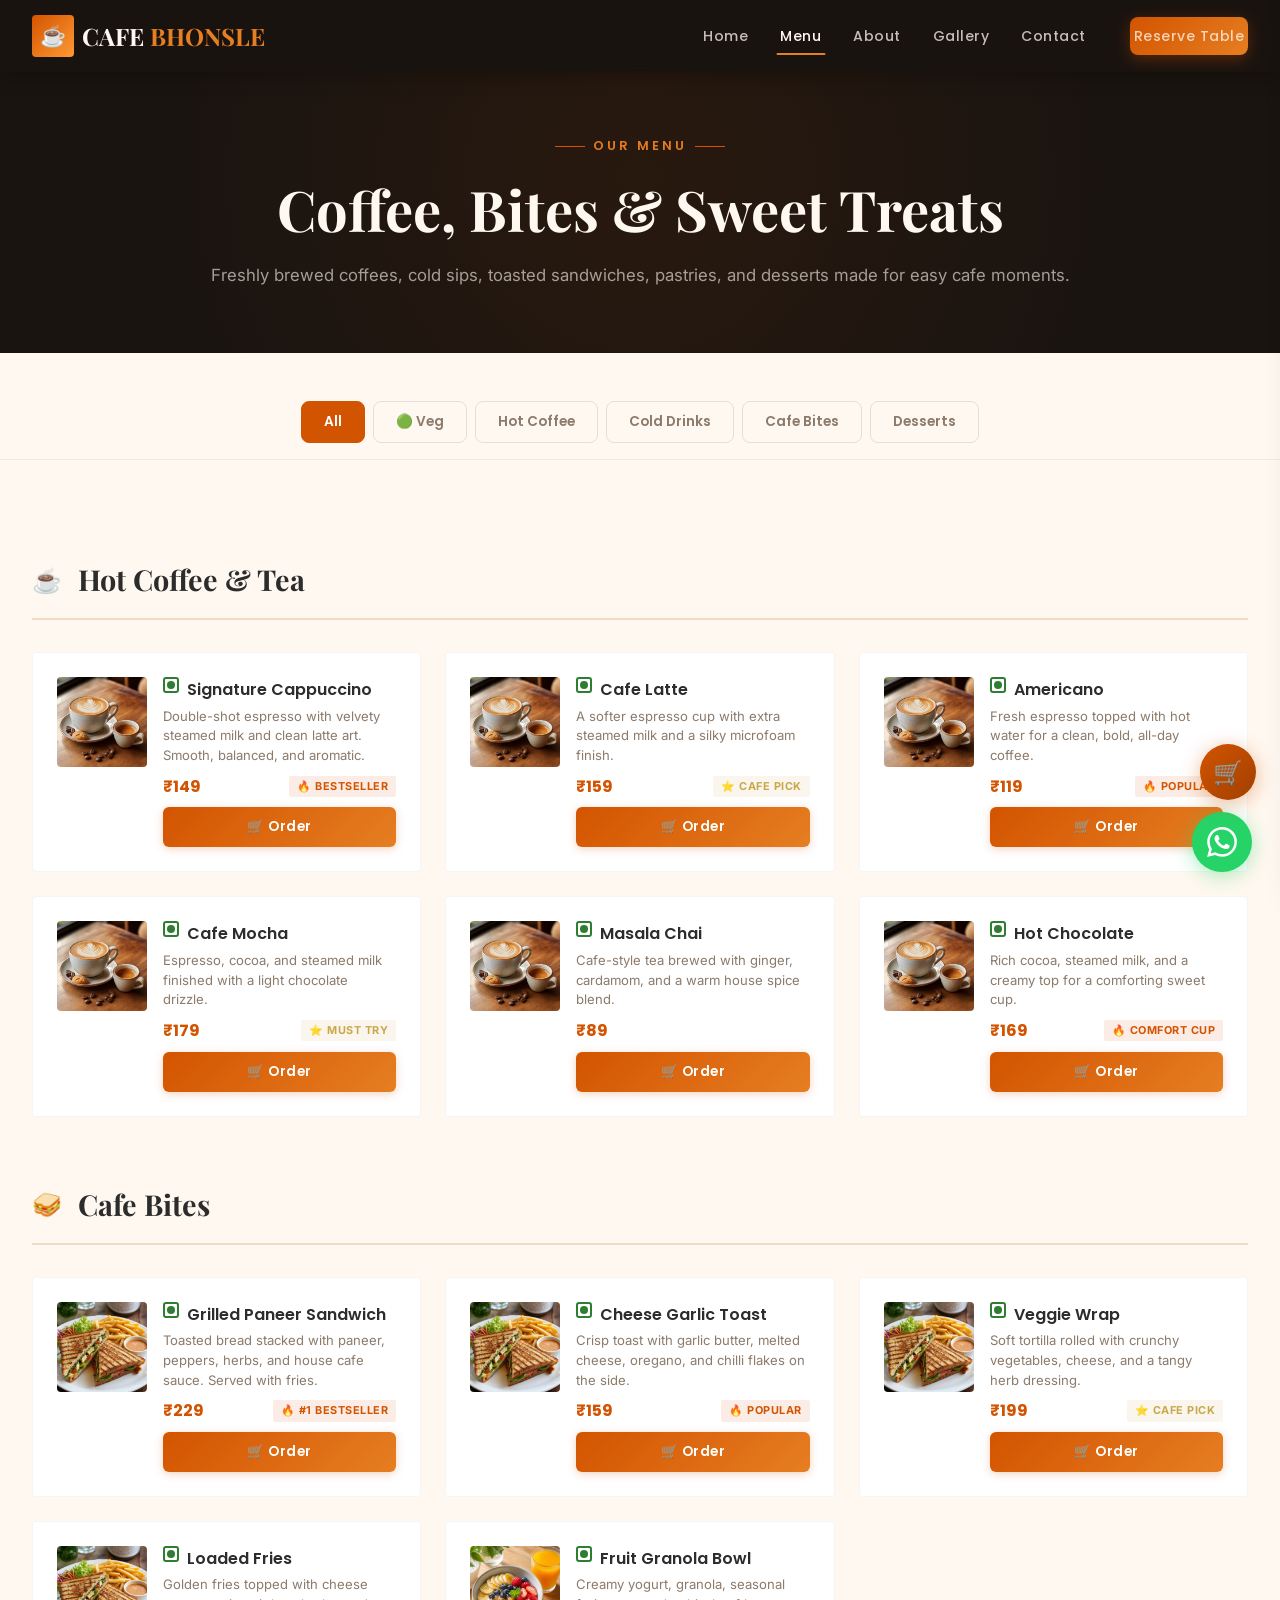
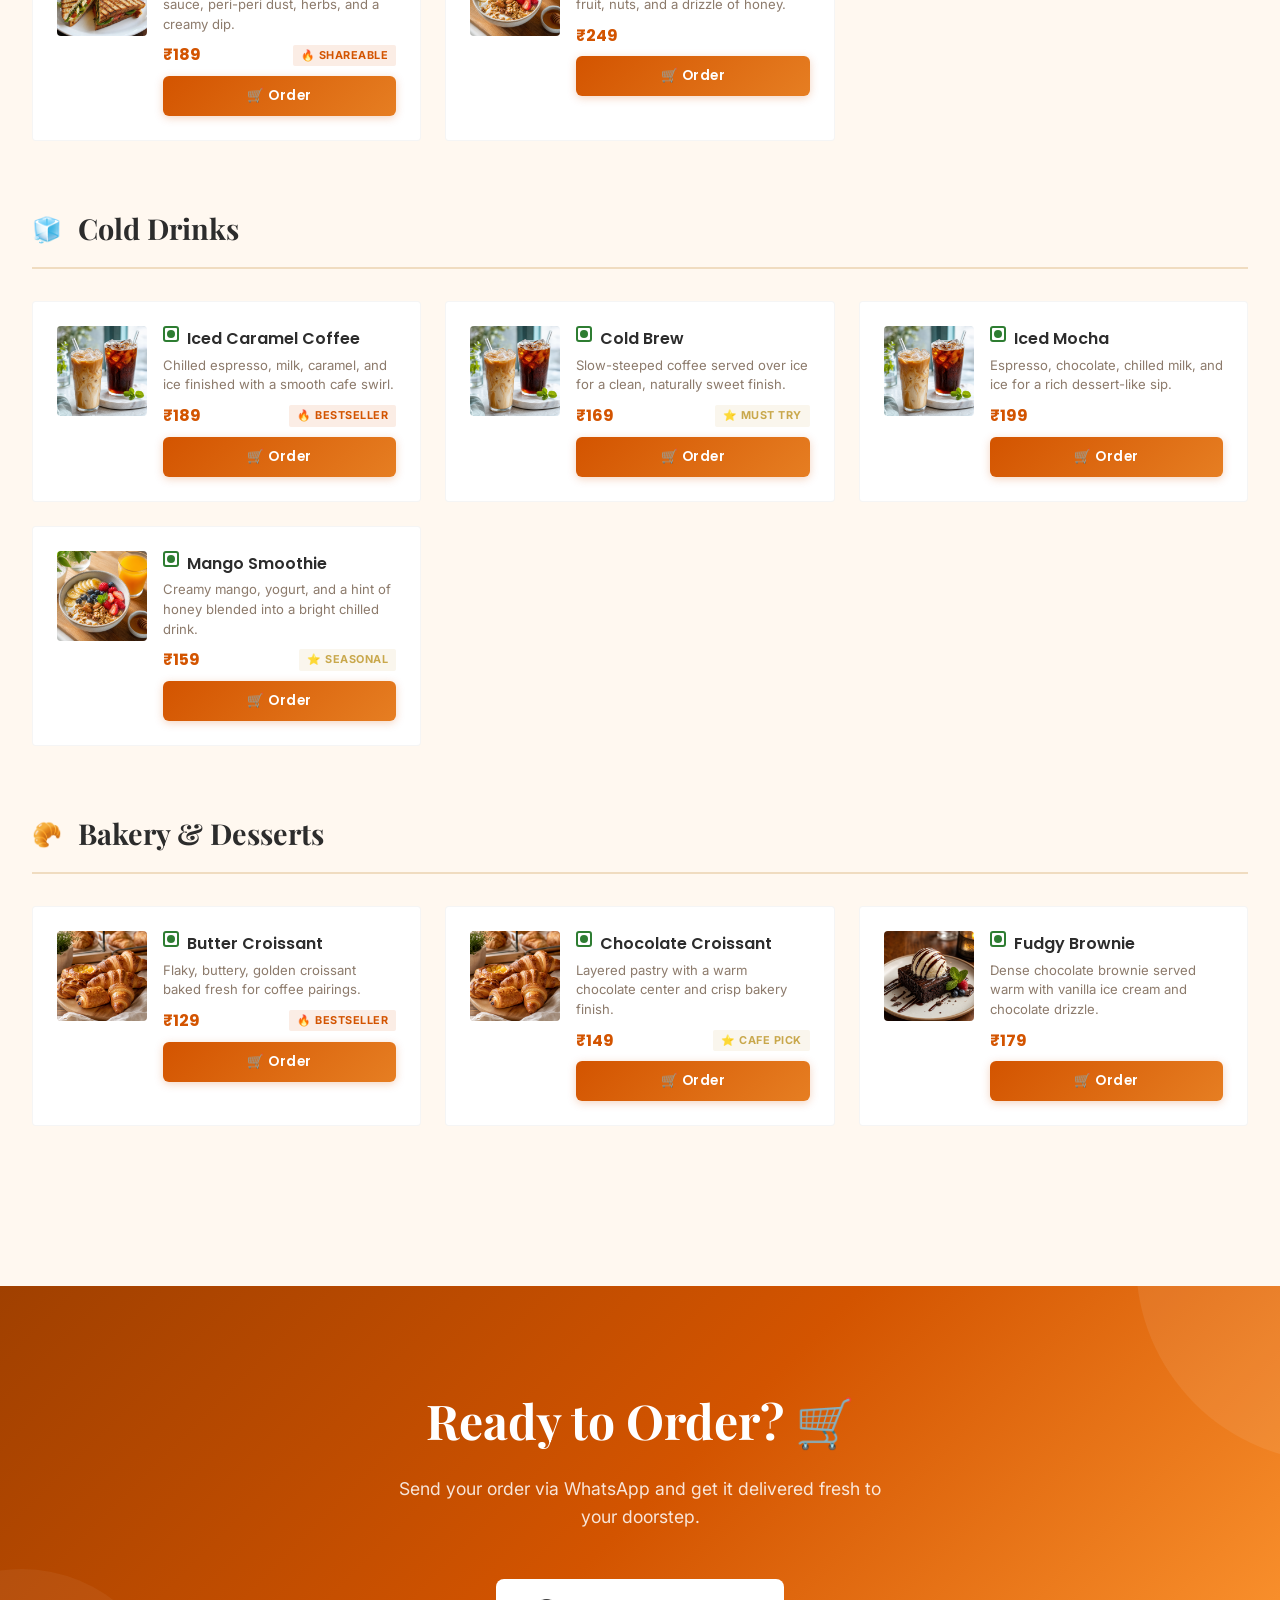
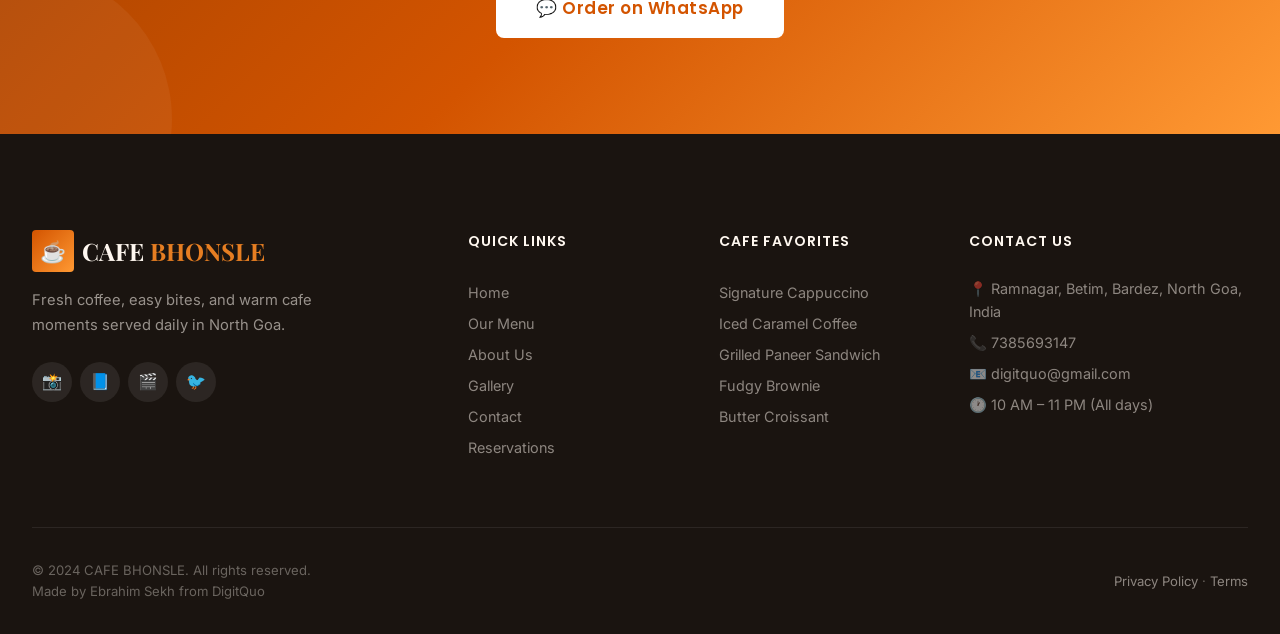
<file: menu.html>
<!DOCTYPE html>
<html lang="en">
<head>
  <meta charset="UTF-8">
  <meta name="viewport" content="width=device-width, initial-scale=1.0">
  <meta name="description" content="Explore the CAFE BHONSLE menu — specialty coffee, iced drinks, cafe bites, pastries, and desserts. Order fresh cafe favorites via WhatsApp.">
  <title>Menu — CAFE BHONSLE | Coffee, Bites & Desserts</title>
  <link rel="stylesheet" href="styles.css">
  <link rel="icon" type="image/svg+xml" href="data:image/svg+xml,<svg xmlns='http://www.w3.org/2000/svg' viewBox='0 0 100 100'><text y='.9em' font-size='90'>☕</text></svg>">
</head>
<body>

  <!-- Navigation -->
  <nav class="navbar scrolled" id="navbar">
    <div class="container">
      <a href="index.html" class="nav-logo">
        <div class="nav-logo-icon">☕</div>
        <div class="nav-logo-text">CAFE <span>BHONSLE</span></div>
      </a>
      <div class="nav-links" id="navLinks">
        <a href="index.html">Home</a>
        <a href="menu.html" class="active">Menu</a>
        <a href="about.html">About</a>
        <a href="gallery.html">Gallery</a>
        <a href="contact.html">Contact</a>
        <a href="reservation.html" class="btn btn-primary btn-sm nav-cta">Reserve Table</a>
      </div>
      <button class="nav-hamburger" id="hamburger" aria-label="Toggle menu">
        <span></span><span></span><span></span>
      </button>
    </div>
  </nav>

  <!-- Mobile Menu -->
  <div class="nav-mobile-menu" id="mobileMenu">
    <a href="index.html">Home</a>
    <a href="menu.html">Menu</a>
    <a href="about.html">About</a>
    <a href="gallery.html">Gallery</a>
    <a href="contact.html">Contact</a>
    <a href="reservation.html">Reserve Table</a>
  </div>

  <!-- Page Header -->
  <header class="page-header">
    <div class="container">
      <div class="section-eyebrow" style="color: var(--color-primary-light);">Our Menu</div>
      <h1>Coffee, Bites & Sweet Treats</h1>
      <p>Freshly brewed coffees, cold sips, toasted sandwiches, pastries, and desserts made for easy cafe moments.</p>
    </div>
  </header>

  <!-- Filters -->
  <div class="menu-filters" id="menuFilters">
    <div class="container" style="display: flex; justify-content: center; gap: var(--space-sm); flex-wrap: wrap;">
      <button class="filter-btn active" data-filter="all">All</button>
      <button class="filter-btn" data-filter="veg">🟢 Veg</button>
      <button class="filter-btn" data-filter="hot-coffee">Hot Coffee</button>
      <button class="filter-btn" data-filter="cold-drinks">Cold Drinks</button>
      <button class="filter-btn" data-filter="bites">Cafe Bites</button>
      <button class="filter-btn" data-filter="desserts">Desserts</button>
    </div>
  </div>

  <!-- Menu Content -->
  <section class="section">
    <div class="container">

      <!-- Hot Coffee & Tea -->
      <div class="menu-category" data-category="hot-coffee">
        <h2 class="menu-category-title"><span>☕</span> Hot Coffee & Tea</h2>
        <div class="menu-full-grid">
          
          <div class="menu-item" data-type="veg">
            <div class="menu-item-img">
              <img src="images/cafe-coffee.png" alt="Signature Cappuccino" loading="lazy">
            </div>
            <div class="menu-item-info">
              <div class="menu-item-header">
                <div class="veg-icon"></div>
                <span class="menu-item-name">Signature Cappuccino</span>
              </div>
              <p class="menu-item-desc">Double-shot espresso with velvety steamed milk and clean latte art. Smooth, balanced, and aromatic.</p>
              <div class="menu-item-bottom">
                <span class="menu-item-price">₹149</span>
                <div class="menu-item-tags">
                  <span class="tag tag-popular">🔥 Bestseller</span>
                </div>
              </div>
              <button class="btn btn-order btn-sm" onclick="addToCart('Signature Cappuccino', 149)">🛒 Order</button>
            </div>
          </div>

          <div class="menu-item" data-type="veg">
            <div class="menu-item-img">
              <img src="images/cafe-coffee.png" alt="Cafe Latte" loading="lazy">
            </div>
            <div class="menu-item-info">
              <div class="menu-item-header">
                <div class="veg-icon"></div>
                <span class="menu-item-name">Cafe Latte</span>
              </div>
              <p class="menu-item-desc">A softer espresso cup with extra steamed milk and a silky microfoam finish.</p>
              <div class="menu-item-bottom">
                <span class="menu-item-price">₹159</span>
                <div class="menu-item-tags">
                  <span class="tag tag-chef">⭐ Cafe Pick</span>
                </div>
              </div>
              <button class="btn btn-order btn-sm" onclick="addToCart('Cafe Latte', 159)">🛒 Order</button>
            </div>
          </div>

          <div class="menu-item" data-type="veg">
            <div class="menu-item-img">
              <img src="images/cafe-coffee.png" alt="Americano" loading="lazy">
            </div>
            <div class="menu-item-info">
              <div class="menu-item-header">
                <div class="veg-icon"></div>
                <span class="menu-item-name">Americano</span>
              </div>
              <p class="menu-item-desc">Fresh espresso topped with hot water for a clean, bold, all-day coffee.</p>
              <div class="menu-item-bottom">
                <span class="menu-item-price">₹119</span>
                <div class="menu-item-tags">
                  <span class="tag tag-popular">🔥 Popular</span>
                </div>
              </div>
              <button class="btn btn-order btn-sm" onclick="addToCart('Americano', 119)">🛒 Order</button>
            </div>
          </div>

          <div class="menu-item" data-type="veg">
            <div class="menu-item-img">
              <img src="images/cafe-coffee.png" alt="Cafe Mocha" loading="lazy">
            </div>
            <div class="menu-item-info">
              <div class="menu-item-header">
                <div class="veg-icon"></div>
                <span class="menu-item-name">Cafe Mocha</span>
              </div>
              <p class="menu-item-desc">Espresso, cocoa, and steamed milk finished with a light chocolate drizzle.</p>
              <div class="menu-item-bottom">
                <span class="menu-item-price">₹179</span>
                <div class="menu-item-tags">
                  <span class="tag tag-chef">⭐ Must Try</span>
                </div>
              </div>
              <button class="btn btn-order btn-sm" onclick="addToCart('Cafe Mocha', 179)">🛒 Order</button>
            </div>
          </div>

          <div class="menu-item" data-type="veg">
            <div class="menu-item-img">
              <img src="images/cafe-coffee.png" alt="Masala Chai" loading="lazy">
            </div>
            <div class="menu-item-info">
              <div class="menu-item-header">
                <div class="veg-icon"></div>
                <span class="menu-item-name">Masala Chai</span>
              </div>
              <p class="menu-item-desc">Cafe-style tea brewed with ginger, cardamom, and a warm house spice blend.</p>
              <div class="menu-item-bottom">
                <span class="menu-item-price">₹89</span>
                <div class="menu-item-tags"></div>
              </div>
              <button class="btn btn-order btn-sm" onclick="addToCart('Masala Chai', 89)">🛒 Order</button>
            </div>
          </div>

          <div class="menu-item" data-type="veg">
            <div class="menu-item-img">
              <img src="images/cafe-coffee.png" alt="Hot Chocolate" loading="lazy">
            </div>
            <div class="menu-item-info">
              <div class="menu-item-header">
                <div class="veg-icon"></div>
                <span class="menu-item-name">Hot Chocolate</span>
              </div>
              <p class="menu-item-desc">Rich cocoa, steamed milk, and a creamy top for a comforting sweet cup.</p>
              <div class="menu-item-bottom">
                <span class="menu-item-price">₹169</span>
                <div class="menu-item-tags">
                  <span class="tag tag-popular">🔥 Comfort Cup</span>
                </div>
              </div>
              <button class="btn btn-order btn-sm" onclick="addToCart('Hot Chocolate', 169)">🛒 Order</button>
            </div>
          </div>

        </div>
      </div>

      <!-- Cafe Bites -->
      <div class="menu-category" data-category="bites">
        <h2 class="menu-category-title"><span>🥪</span> Cafe Bites</h2>
        <div class="menu-full-grid">
          
          <div class="menu-item" data-type="veg">
            <div class="menu-item-img">
              <img src="images/cafe-sandwich.png" alt="Grilled Paneer Sandwich" loading="lazy">
            </div>
            <div class="menu-item-info">
              <div class="menu-item-header">
                <div class="veg-icon"></div>
                <span class="menu-item-name">Grilled Paneer Sandwich</span>
              </div>
              <p class="menu-item-desc">Toasted bread stacked with paneer, peppers, herbs, and house cafe sauce. Served with fries.</p>
              <div class="menu-item-bottom">
                <span class="menu-item-price">₹229</span>
                <div class="menu-item-tags">
                  <span class="tag tag-popular">🔥 #1 Bestseller</span>
                </div>
              </div>
              <button class="btn btn-order btn-sm" onclick="addToCart('Grilled Paneer Sandwich', 229)">🛒 Order</button>
            </div>
          </div>

          <div class="menu-item" data-type="veg">
            <div class="menu-item-img">
              <img src="images/cafe-sandwich.png" alt="Cheese Garlic Toast" loading="lazy">
            </div>
            <div class="menu-item-info">
              <div class="menu-item-header">
                <div class="veg-icon"></div>
                <span class="menu-item-name">Cheese Garlic Toast</span>
              </div>
              <p class="menu-item-desc">Crisp toast with garlic butter, melted cheese, oregano, and chilli flakes on the side.</p>
              <div class="menu-item-bottom">
                <span class="menu-item-price">₹159</span>
                <div class="menu-item-tags">
                  <span class="tag tag-popular">🔥 Popular</span>
                </div>
              </div>
              <button class="btn btn-order btn-sm" onclick="addToCart('Cheese Garlic Toast', 159)">🛒 Order</button>
            </div>
          </div>

          <div class="menu-item" data-type="veg">
            <div class="menu-item-img">
              <img src="images/cafe-sandwich.png" alt="Veggie Wrap" loading="lazy">
            </div>
            <div class="menu-item-info">
              <div class="menu-item-header">
                <div class="veg-icon"></div>
                <span class="menu-item-name">Veggie Wrap</span>
              </div>
              <p class="menu-item-desc">Soft tortilla rolled with crunchy vegetables, cheese, and a tangy herb dressing.</p>
              <div class="menu-item-bottom">
                <span class="menu-item-price">₹199</span>
                <div class="menu-item-tags">
                  <span class="tag tag-chef">⭐ Cafe Pick</span>
                </div>
              </div>
              <button class="btn btn-order btn-sm" onclick="addToCart('Veggie Wrap', 199)">🛒 Order</button>
            </div>
          </div>

          <div class="menu-item" data-type="veg">
            <div class="menu-item-img">
              <img src="images/cafe-sandwich.png" alt="Loaded Fries" loading="lazy">
            </div>
            <div class="menu-item-info">
              <div class="menu-item-header">
                <div class="veg-icon"></div>
                <span class="menu-item-name">Loaded Fries</span>
              </div>
              <p class="menu-item-desc">Golden fries topped with cheese sauce, peri-peri dust, herbs, and a creamy dip.</p>
              <div class="menu-item-bottom">
                <span class="menu-item-price">₹189</span>
                <div class="menu-item-tags">
                  <span class="tag tag-popular">🔥 Shareable</span>
                </div>
              </div>
              <button class="btn btn-order btn-sm" onclick="addToCart('Loaded Fries', 189)">🛒 Order</button>
            </div>
          </div>

          <div class="menu-item" data-type="veg">
            <div class="menu-item-img">
              <img src="images/cafe-breakfast.png" alt="Fruit Granola Bowl" loading="lazy">
            </div>
            <div class="menu-item-info">
              <div class="menu-item-header">
                <div class="veg-icon"></div>
                <span class="menu-item-name">Fruit Granola Bowl</span>
              </div>
              <p class="menu-item-desc">Creamy yogurt, granola, seasonal fruit, nuts, and a drizzle of honey.</p>
              <div class="menu-item-bottom">
                <span class="menu-item-price">₹249</span>
                <div class="menu-item-tags"></div>
              </div>
              <button class="btn btn-order btn-sm" onclick="addToCart('Fruit Granola Bowl', 249)">🛒 Order</button>
            </div>
          </div>

        </div>
      </div>

      <!-- Cold Drinks -->
      <div class="menu-category" data-category="cold-drinks">
        <h2 class="menu-category-title"><span>🧊</span> Cold Drinks</h2>
        <div class="menu-full-grid">
          
          <div class="menu-item" data-type="veg">
            <div class="menu-item-img">
              <img src="images/cafe-iced-coffee.png" alt="Iced Caramel Coffee" loading="lazy">
            </div>
            <div class="menu-item-info">
              <div class="menu-item-header">
                <div class="veg-icon"></div>
                <span class="menu-item-name">Iced Caramel Coffee</span>
              </div>
              <p class="menu-item-desc">Chilled espresso, milk, caramel, and ice finished with a smooth cafe swirl.</p>
              <div class="menu-item-bottom">
                <span class="menu-item-price">₹189</span>
                <div class="menu-item-tags">
                  <span class="tag tag-popular">🔥 Bestseller</span>
                </div>
              </div>
              <button class="btn btn-order btn-sm" onclick="addToCart('Iced Caramel Coffee', 189)">🛒 Order</button>
            </div>
          </div>

          <div class="menu-item" data-type="veg">
            <div class="menu-item-img">
              <img src="images/cafe-iced-coffee.png" alt="Cold Brew" loading="lazy">
            </div>
            <div class="menu-item-info">
              <div class="menu-item-header">
                <div class="veg-icon"></div>
                <span class="menu-item-name">Cold Brew</span>
              </div>
              <p class="menu-item-desc">Slow-steeped coffee served over ice for a clean, naturally sweet finish.</p>
              <div class="menu-item-bottom">
                <span class="menu-item-price">₹169</span>
                <div class="menu-item-tags">
                  <span class="tag tag-chef">⭐ Must Try</span>
                </div>
              </div>
              <button class="btn btn-order btn-sm" onclick="addToCart('Cold Brew', 169)">🛒 Order</button>
            </div>
          </div>

          <div class="menu-item" data-type="veg">
            <div class="menu-item-img">
              <img src="images/cafe-iced-coffee.png" alt="Iced Mocha" loading="lazy">
            </div>
            <div class="menu-item-info">
              <div class="menu-item-header">
                <div class="veg-icon"></div>
                <span class="menu-item-name">Iced Mocha</span>
              </div>
              <p class="menu-item-desc">Espresso, chocolate, chilled milk, and ice for a rich dessert-like sip.</p>
              <div class="menu-item-bottom">
                <span class="menu-item-price">₹199</span>
                <div class="menu-item-tags"></div>
              </div>
              <button class="btn btn-order btn-sm" onclick="addToCart('Iced Mocha', 199)">🛒 Order</button>
            </div>
          </div>

          <div class="menu-item" data-type="veg">
            <div class="menu-item-img">
              <img src="images/cafe-breakfast.png" alt="Mango Smoothie" loading="lazy">
            </div>
            <div class="menu-item-info">
              <div class="menu-item-header">
                <div class="veg-icon"></div>
                <span class="menu-item-name">Mango Smoothie</span>
              </div>
              <p class="menu-item-desc">Creamy mango, yogurt, and a hint of honey blended into a bright chilled drink.</p>
              <div class="menu-item-bottom">
                <span class="menu-item-price">₹159</span>
                <div class="menu-item-tags">
                  <span class="tag tag-chef">⭐ Seasonal</span>
                </div>
              </div>
              <button class="btn btn-order btn-sm" onclick="addToCart('Mango Smoothie', 159)">🛒 Order</button>
            </div>
          </div>

        </div>
      </div>

      <!-- Desserts -->
      <div class="menu-category" data-category="desserts">
        <h2 class="menu-category-title"><span>🥐</span> Bakery & Desserts</h2>
        <div class="menu-full-grid">

          <div class="menu-item" data-type="veg">
            <div class="menu-item-img">
              <img src="images/cafe-pastries.png" alt="Butter Croissant" loading="lazy">
            </div>
            <div class="menu-item-info">
              <div class="menu-item-header">
                <div class="veg-icon"></div>
                <span class="menu-item-name">Butter Croissant</span>
              </div>
              <p class="menu-item-desc">Flaky, buttery, golden croissant baked fresh for coffee pairings.</p>
              <div class="menu-item-bottom">
                <span class="menu-item-price">₹129</span>
                <div class="menu-item-tags">
                  <span class="tag tag-popular">🔥 Bestseller</span>
                </div>
              </div>
              <button class="btn btn-order btn-sm" onclick="addToCart('Butter Croissant', 129)">🛒 Order</button>
            </div>
          </div>

          <div class="menu-item" data-type="veg">
            <div class="menu-item-img">
              <img src="images/cafe-pastries.png" alt="Chocolate Croissant" loading="lazy">
            </div>
            <div class="menu-item-info">
              <div class="menu-item-header">
                <div class="veg-icon"></div>
                <span class="menu-item-name">Chocolate Croissant</span>
              </div>
              <p class="menu-item-desc">Layered pastry with a warm chocolate center and crisp bakery finish.</p>
              <div class="menu-item-bottom">
                <span class="menu-item-price">₹149</span>
                <div class="menu-item-tags">
                  <span class="tag tag-chef">⭐ Cafe Pick</span>
                </div>
              </div>
              <button class="btn btn-order btn-sm" onclick="addToCart('Chocolate Croissant', 149)">🛒 Order</button>
            </div>
          </div>

          <div class="menu-item" data-type="veg">
            <div class="menu-item-img">
              <img src="images/cafe-brownie.png" alt="Fudgy Brownie" loading="lazy">
            </div>
            <div class="menu-item-info">
              <div class="menu-item-header">
                <div class="veg-icon"></div>
                <span class="menu-item-name">Fudgy Brownie</span>
              </div>
              <p class="menu-item-desc">Dense chocolate brownie served warm with vanilla ice cream and chocolate drizzle.</p>
              <div class="menu-item-bottom">
                <span class="menu-item-price">₹179</span>
                <div class="menu-item-tags"></div>
              </div>
              <button class="btn btn-order btn-sm" onclick="addToCart('Fudgy Brownie', 179)">🛒 Order</button>
            </div>
          </div>

        </div>
      </div>

    </div>
  </section>

  <!-- WhatsApp Order CTA -->
  <section class="cta-banner">
    <div class="container">
      <h2>Ready to Order? 🛒</h2>
      <p>Send your order via WhatsApp and get it delivered fresh to your doorstep.</p>
      <div class="btn-group">
        <a href="#" class="btn btn-lg" style="background:#fff; color: var(--color-primary);" onclick="orderWhatsApp()">
          💬 Order on WhatsApp
        </a>
      </div>
    </div>
  </section>

  <!-- Footer -->
  <footer class="footer">
    <div class="container">
      <div class="footer-grid">
        <div class="footer-brand">
          <a href="index.html" class="nav-logo" style="margin-bottom: var(--space-sm);">
            <div class="nav-logo-icon">☕</div>
            <div class="nav-logo-text">CAFE <span>BHONSLE</span></div>
          </a>
          <p>Fresh coffee, easy bites, and warm cafe moments served daily in North Goa.</p>
          <div class="footer-social">
            <a href="#" aria-label="Instagram">📸</a>
            <a href="#" aria-label="Facebook">📘</a>
            <a href="#" aria-label="YouTube">🎬</a>
            <a href="#" aria-label="Twitter">🐦</a>
          </div>
        </div>
        <div>
          <h4>Quick Links</h4>
          <div class="footer-links">
            <a href="index.html">Home</a>
            <a href="menu.html">Our Menu</a>
            <a href="about.html">About Us</a>
            <a href="gallery.html">Gallery</a>
            <a href="contact.html">Contact</a>
            <a href="reservation.html">Reservations</a>
          </div>
        </div>
        <div>
          <h4>Cafe Favorites</h4>
          <div class="footer-links">
            <a href="#">Signature Cappuccino</a>
            <a href="#">Iced Caramel Coffee</a>
            <a href="#">Grilled Paneer Sandwich</a>
            <a href="#">Fudgy Brownie</a>
            <a href="#">Butter Croissant</a>
          </div>
        </div>
        <div>
          <h4>Contact Us</h4>
          <div class="footer-contact-item">📍 Ramnagar, Betim, Bardez, North Goa, India</div>
          <div class="footer-contact-item">📞 7385693147</div>
          <div class="footer-contact-item">📧 digitquo@gmail.com</div>
          <div class="footer-contact-item">🕐 10 AM – 11 PM (All days)</div>
        </div>
      </div>
      <div class="footer-bottom">
        <p>© 2024 CAFE BHONSLE. All rights reserved.<br>Made by Ebrahim Sekh from DigitQuo</p>
        <p><a href="#" style="color: rgba(255,248,240,0.5);">Privacy Policy</a> · <a href="#" style="color: rgba(255,248,240,0.5);">Terms</a></p>
      </div>
    </div>
  </footer>

  <!-- Cart Overlay -->
  <div class="cart-overlay" id="cartOverlay" onclick="Cart.toggleDrawer()"></div>

  <!-- Cart Drawer -->
  <div class="cart-drawer" id="cartDrawer">
    <div class="cart-drawer-header">
      <h3>🛒 Your Cart</h3>
      <button class="cart-drawer-close" onclick="Cart.toggleDrawer()">✕</button>
    </div>
    <div id="cartEmpty" class="cart-empty">
      <div class="cart-empty-icon">🛒</div>
      <p>Your cart is empty</p>
      <span>Add items from the menu to get started!</span>
    </div>
    <div id="cartContent" class="cart-content" style="display:none;">
      <div class="cart-items" id="cartItemsList"></div>
      <div class="cart-summary">
        <div class="cart-total-row">
          <span>Total</span>
          <span class="cart-total-amount" id="cartTotal">₹0</span>
        </div>
      </div>
      <div class="cart-customer-info">
        <h4>Your Details</h4>
        <input type="text" id="orderName" placeholder="Your Name *" required>
        <input type="tel" id="orderPhone" placeholder="Phone Number *" required>
      </div>
      <button class="btn btn-primary btn-lg cart-checkout-btn" onclick="Cart.submitOrder()">Place Order ✓</button>
    </div>
  </div>

  <!-- Cart Float Button -->
  <button class="cart-float" onclick="Cart.toggleDrawer()" aria-label="Open Cart">
    🛒
    <span class="cart-float-badge" id="cartBadge" style="display:none;">0</span>
  </button>

  <!-- WhatsApp Float -->
  <a href="#" class="whatsapp-float" onclick="orderWhatsApp()" aria-label="Order on WhatsApp">
    <svg viewBox="0 0 24 24" fill="white"><path d="M17.472 14.382c-.297-.149-1.758-.867-2.03-.967-.273-.099-.471-.148-.67.15-.197.297-.767.966-.94 1.164-.173.199-.347.223-.644.075-.297-.15-1.255-.463-2.39-1.475-.883-.788-1.48-1.761-1.653-2.059-.173-.297-.018-.458.13-.606.134-.133.298-.347.446-.52.149-.174.198-.298.298-.497.099-.198.05-.371-.025-.52-.075-.149-.669-1.612-.916-2.207-.242-.579-.487-.5-.669-.51-.173-.008-.371-.01-.57-.01-.198 0-.52.074-.792.372-.272.297-1.04 1.016-1.04 2.479 0 1.462 1.065 2.875 1.213 3.074.149.198 2.096 3.2 5.077 4.487.709.306 1.262.489 1.694.625.712.227 1.36.195 1.871.118.571-.085 1.758-.719 2.006-1.413.248-.694.248-1.289.173-1.413-.074-.124-.272-.198-.57-.347m-5.421 7.403h-.004a9.87 9.87 0 01-5.031-1.378l-.361-.214-3.741.982.998-3.648-.235-.374a9.86 9.86 0 01-1.51-5.26c.001-5.45 4.436-9.884 9.888-9.884 2.64 0 5.122 1.03 6.988 2.898a9.825 9.825 0 012.893 6.994c-.003 5.45-4.437 9.884-9.885 9.884m8.413-18.297A11.815 11.815 0 0012.05 0C5.495 0 .16 5.335.157 11.892c0 2.096.547 4.142 1.588 5.945L.057 24l6.305-1.654a11.882 11.882 0 005.683 1.448h.005c6.554 0 11.89-5.335 11.893-11.893a11.821 11.821 0 00-3.48-8.413z"/></svg>
  </a>

  <script src="script.js"></script>
</body>
</html>
</file>
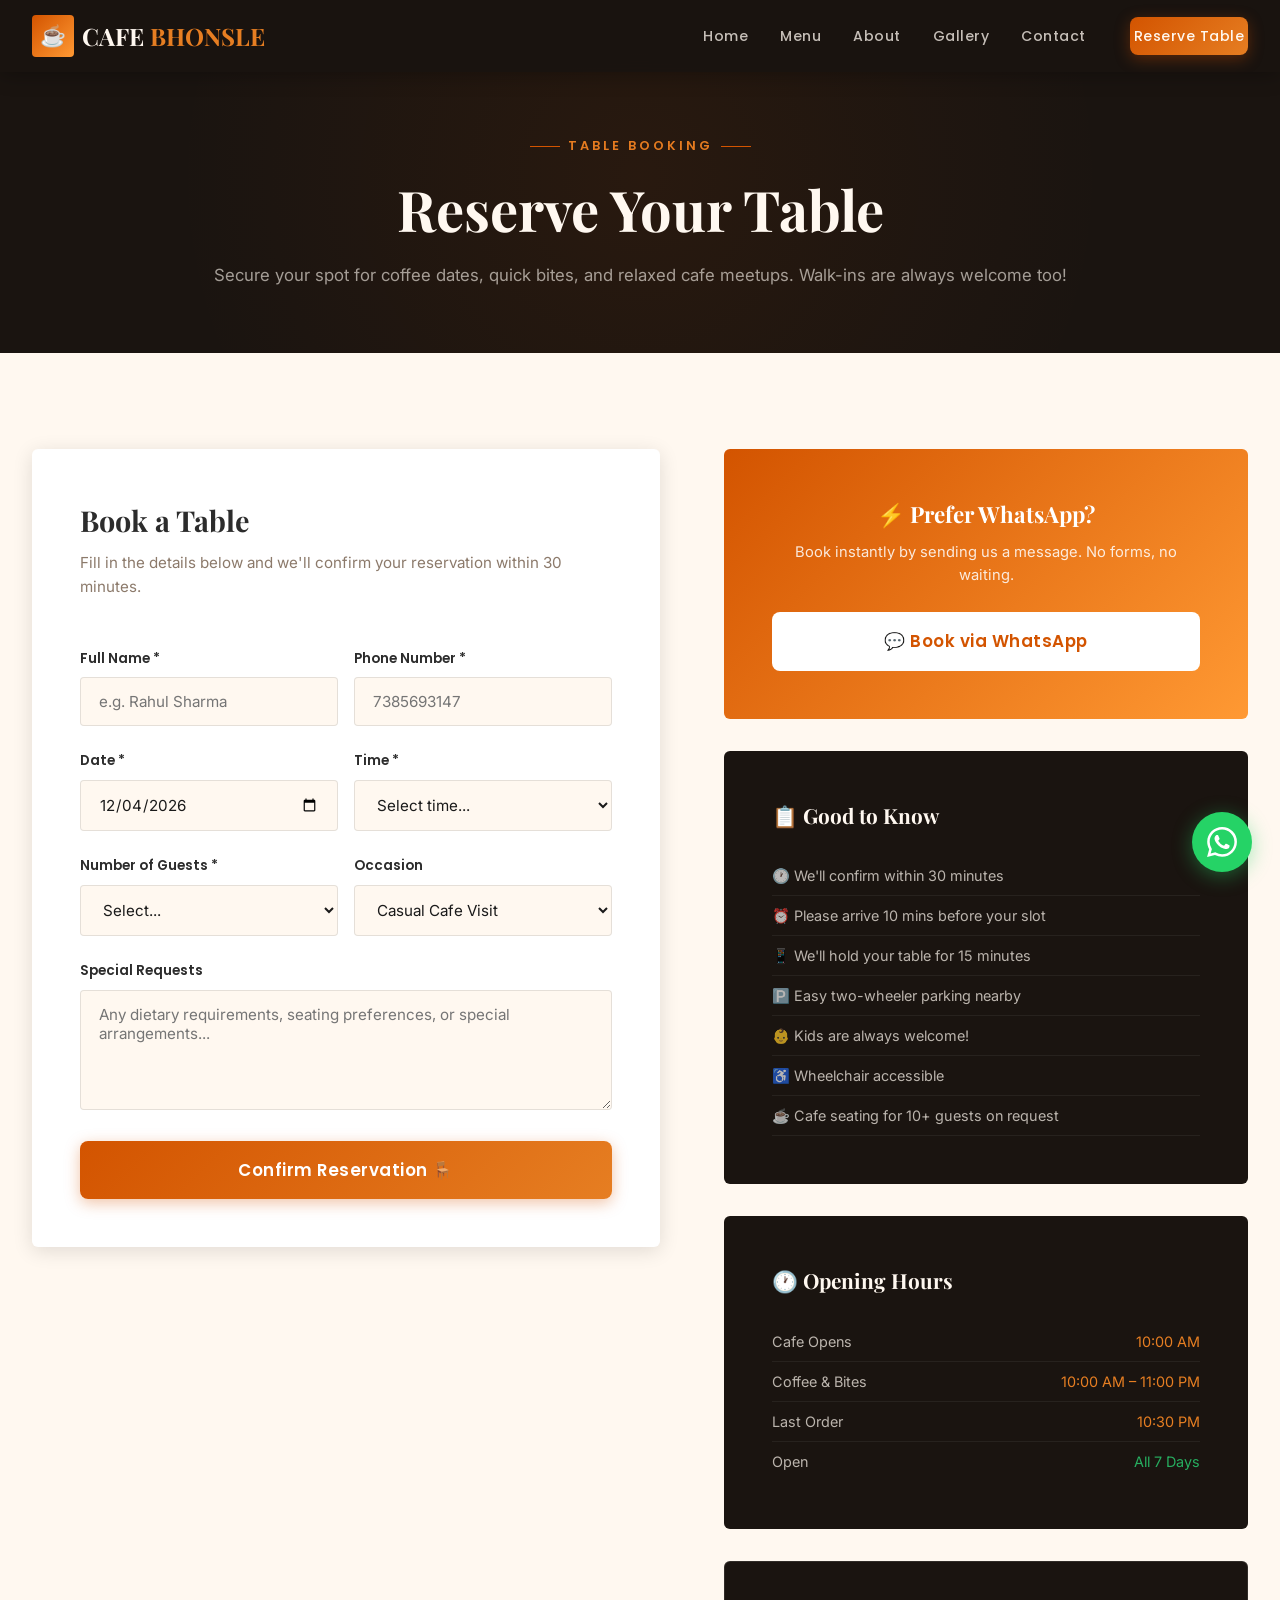
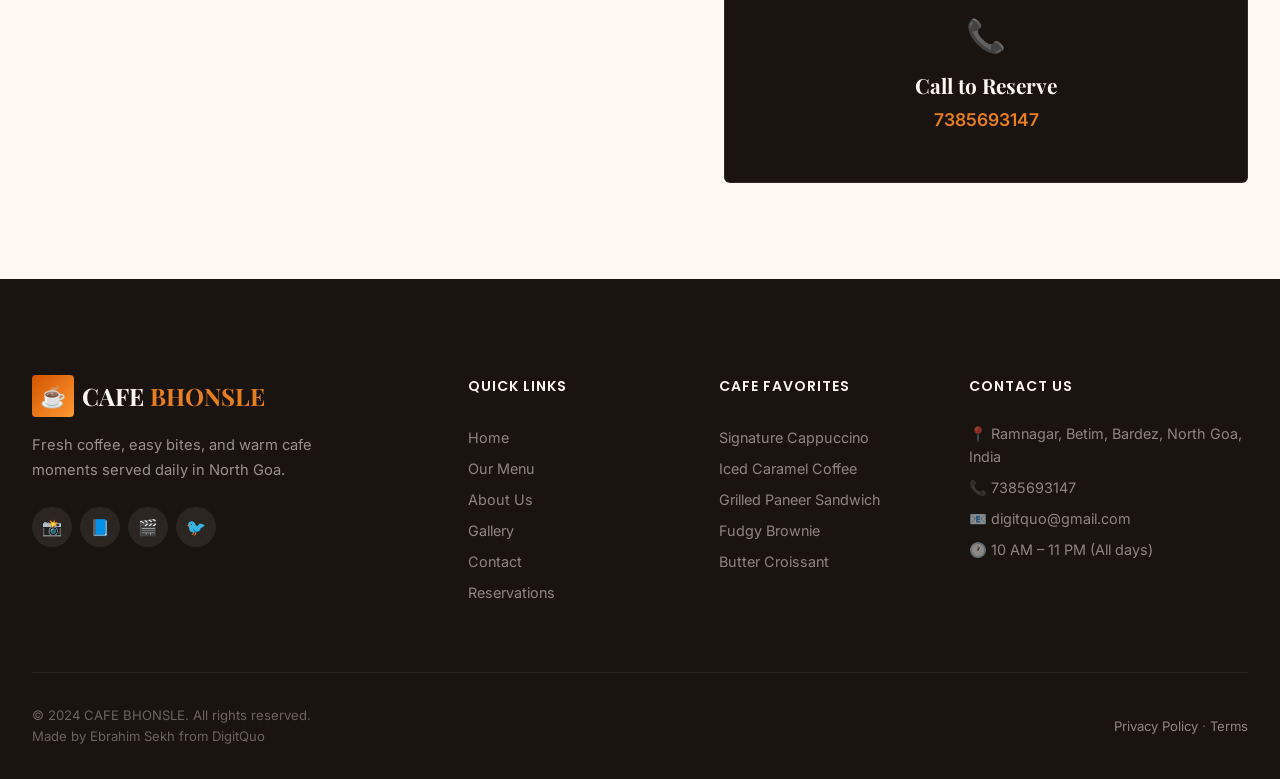
<file: reservation.html>
<!DOCTYPE html>
<html lang="en">
<head>
  <meta charset="UTF-8">
  <meta name="viewport" content="width=device-width, initial-scale=1.0">
  <meta name="description" content="Reserve your table at CAFE BHONSLE in North Goa. Book online or via WhatsApp for coffee dates, quick bites, small celebrations, and cafe meetups. Walk-ins welcome.">
  <title>Reserve a Table — CAFE BHONSLE | Book Now</title>
  <link rel="stylesheet" href="styles.css">
  <link rel="icon" type="image/svg+xml" href="data:image/svg+xml,<svg xmlns='http://www.w3.org/2000/svg' viewBox='0 0 100 100'><text y='.9em' font-size='90'>☕</text></svg>">
</head>
<body>

  <!-- Navigation -->
  <nav class="navbar scrolled" id="navbar">
    <div class="container">
      <a href="index.html" class="nav-logo">
        <div class="nav-logo-icon">☕</div>
        <div class="nav-logo-text">CAFE <span>BHONSLE</span></div>
      </a>
      <div class="nav-links" id="navLinks">
        <a href="index.html">Home</a>
        <a href="menu.html">Menu</a>
        <a href="about.html">About</a>
        <a href="gallery.html">Gallery</a>
        <a href="contact.html">Contact</a>
        <a href="reservation.html" class="btn btn-primary btn-sm nav-cta active">Reserve Table</a>
      </div>
      <button class="nav-hamburger" id="hamburger" aria-label="Toggle menu">
        <span></span><span></span><span></span>
      </button>
    </div>
  </nav>

  <div class="nav-mobile-menu" id="mobileMenu">
    <a href="index.html">Home</a>
    <a href="menu.html">Menu</a>
    <a href="about.html">About</a>
    <a href="gallery.html">Gallery</a>
    <a href="contact.html">Contact</a>
    <a href="reservation.html">Reserve Table</a>
  </div>

  <!-- Page Header -->
  <header class="page-header">
    <div class="container">
      <div class="section-eyebrow" style="color: var(--color-primary-light);">Table Booking</div>
      <h1>Reserve Your Table</h1>
      <p>Secure your spot for coffee dates, quick bites, and relaxed cafe meetups. Walk-ins are always welcome too!</p>
    </div>
  </header>

  <!-- Reservation Content -->
  <section class="section">
    <div class="container">
      <div class="reservation-wrapper reveal">
        <!-- Reservation Form -->
        <div class="reservation-form-box">
          <h2>Book a Table</h2>
          <p>Fill in the details below and we'll confirm your reservation within 30 minutes.</p>

          <form id="reservationForm" onsubmit="handleReservationSubmit(event)">
            <div class="form-row">
              <div class="form-group">
                <label for="res-name">Full Name *</label>
                <input type="text" id="res-name" placeholder="e.g. Rahul Sharma" required>
              </div>
              <div class="form-group">
                <label for="res-phone">Phone Number *</label>
                <input type="tel" id="res-phone" placeholder="7385693147" required>
              </div>
            </div>

            <div class="form-row">
              <div class="form-group">
                <label for="res-date">Date *</label>
                <input type="date" id="res-date" required>
              </div>
              <div class="form-group">
                <label for="res-time">Time *</label>
                <select id="res-time" required>
                  <option value="">Select time...</option>
                  <option value="10:00">10:00 AM</option>
                  <option value="10:30">10:30 AM</option>
                  <option value="11:00">11:00 AM</option>
                  <option value="11:30">11:30 AM</option>
                  <option value="12:00">12:00 PM</option>
                  <option value="12:30">12:30 PM</option>
                  <option value="13:00">1:00 PM</option>
                  <option value="13:30">1:30 PM</option>
                  <option value="14:00">2:00 PM</option>
                  <option value="18:00">6:00 PM</option>
                  <option value="18:30">6:30 PM</option>
                  <option value="19:00">7:00 PM</option>
                  <option value="19:30">7:30 PM</option>
                  <option value="20:00">8:00 PM</option>
                  <option value="20:30">8:30 PM</option>
                  <option value="21:00">9:00 PM</option>
                  <option value="21:30">9:30 PM</option>
                </select>
              </div>
            </div>

            <div class="form-row">
              <div class="form-group">
                <label for="res-guests">Number of Guests *</label>
                <select id="res-guests" required>
                  <option value="">Select...</option>
                  <option value="1">1 Guest</option>
                  <option value="2">2 Guests</option>
                  <option value="3">3 Guests</option>
                  <option value="4">4 Guests</option>
                  <option value="5">5 Guests</option>
                  <option value="6">6 Guests</option>
                  <option value="7-10">7-10 Guests</option>
                  <option value="10+">10+ Guests (Large Party)</option>
                </select>
              </div>
              <div class="form-group">
                <label for="res-occasion">Occasion</label>
                <select id="res-occasion">
                  <option value="casual">Casual Cafe Visit</option>
                  <option value="birthday">Birthday</option>
                  <option value="anniversary">Anniversary</option>
                  <option value="business">Work Meeting</option>
                  <option value="celebration">Small Celebration</option>
                  <option value="date">Coffee Date</option>
                </select>
              </div>
            </div>

            <div class="form-group">
              <label for="res-requests">Special Requests</label>
              <textarea id="res-requests" placeholder="Any dietary requirements, seating preferences, or special arrangements..." rows="3"></textarea>
            </div>

            <button type="submit" class="btn btn-primary btn-lg" style="width: 100%;">Confirm Reservation 🪑</button>
          </form>

          <!-- Success State -->
          <div id="reservationSuccess" style="display: none; text-align: center; padding: var(--space-3xl) var(--space-xl);">
            <div style="font-size: 4rem; margin-bottom: var(--space-md);">🎉</div>
            <h3 style="font-family: var(--font-heading); font-size: 1.8rem; margin-bottom: var(--space-sm); color: var(--color-charcoal);">Reservation Requested!</h3>
            <p style="color: var(--color-text-muted); margin-bottom: var(--space-lg); line-height: 1.7;">Thank you! We'll confirm your booking via WhatsApp or call within <strong>30 minutes</strong> during operating hours.</p>
            <div style="display: flex; gap: var(--space-md); justify-content: center; flex-wrap: wrap;">
              <a href="menu.html" class="btn btn-outline">Browse Menu While You Wait</a>
              <a href="#" class="btn btn-whatsapp" onclick="orderWhatsApp()">💬 Chat with Us</a>
            </div>
          </div>
        </div>

        <!-- Sidebar -->
        <div class="reservation-sidebar">
          <!-- Quick WhatsApp Book -->
          <div class="reservation-quick-book">
            <h3>⚡ Prefer WhatsApp?</h3>
            <p>Book instantly by sending us a message. No forms, no waiting.</p>
            <a href="#" class="btn btn-lg" style="background: #fff; color: var(--color-primary); width: 100%;" onclick="reserveWhatsApp()">💬 Book via WhatsApp</a>
          </div>

          <!-- Info Card -->
          <div class="reservation-info-card">
            <h3>📋 Good to Know</h3>
            <ul>
              <li>🕐 We'll confirm within 30 minutes</li>
              <li>⏰ Please arrive 10 mins before your slot</li>
              <li>📱 We'll hold your table for 15 minutes</li>
              <li>🅿️ Easy two-wheeler parking nearby</li>
              <li>👶 Kids are always welcome!</li>
              <li>♿ Wheelchair accessible</li>
              <li>☕ Cafe seating for 10+ guests on request</li>
            </ul>
          </div>

          <!-- Hours Card -->
          <div class="reservation-info-card">
            <h3>🕐 Opening Hours</h3>
            <ul>
              <li>
                <span style="flex: 1;">Cafe Opens</span>
                <span style="color: var(--color-primary-light);">10:00 AM</span>
              </li>
              <li>
                <span style="flex: 1;">Coffee & Bites</span>
                <span style="color: var(--color-primary-light);">10:00 AM – 11:00 PM</span>
              </li>
              <li>
                <span style="flex: 1;">Last Order</span>
                <span style="color: var(--color-primary-light);">10:30 PM</span>
              </li>
              <li style="border: none;">
                <span style="flex: 1;">Open</span>
                <span style="color: var(--color-success);">All 7 Days</span>
              </li>
            </ul>
          </div>

          <!-- Call Card -->
          <a href="tel:7385693147" style="display: block; text-decoration: none;">
            <div class="reservation-info-card" style="text-align: center; border: 1px solid rgba(255,255,255,0.1); transition: all var(--transition-base);">
              <div style="font-size: 2rem; margin-bottom: var(--space-sm);">📞</div>
              <h3 style="margin-bottom: 4px;">Call to Reserve</h3>
              <p style="color: var(--color-primary-light); font-size: 1.1rem; font-weight: 600;">7385693147</p>
            </div>
          </a>
        </div>
      </div>
    </div>
  </section>

  <!-- Footer -->
  <footer class="footer">
    <div class="container">
      <div class="footer-grid">
        <div class="footer-brand">
          <a href="index.html" class="nav-logo" style="margin-bottom: var(--space-sm);">
            <div class="nav-logo-icon">☕</div>
            <div class="nav-logo-text">CAFE <span>BHONSLE</span></div>
          </a>
          <p>Fresh coffee, easy bites, and warm cafe moments served daily in North Goa.</p>
          <div class="footer-social">
            <a href="#" aria-label="Instagram">📸</a>
            <a href="#" aria-label="Facebook">📘</a>
            <a href="#" aria-label="YouTube">🎬</a>
            <a href="#" aria-label="Twitter">🐦</a>
          </div>
        </div>
        <div>
          <h4>Quick Links</h4>
          <div class="footer-links">
            <a href="index.html">Home</a>
            <a href="menu.html">Our Menu</a>
            <a href="about.html">About Us</a>
            <a href="gallery.html">Gallery</a>
            <a href="contact.html">Contact</a>
            <a href="reservation.html">Reservations</a>
          </div>
        </div>
        <div>
          <h4>Cafe Favorites</h4>
          <div class="footer-links">
            <a href="menu.html">Signature Cappuccino</a>
            <a href="menu.html">Iced Caramel Coffee</a>
            <a href="menu.html">Grilled Paneer Sandwich</a>
            <a href="menu.html">Fudgy Brownie</a>
            <a href="menu.html">Butter Croissant</a>
          </div>
        </div>
        <div>
          <h4>Contact Us</h4>
          <div class="footer-contact-item">📍 Ramnagar, Betim, Bardez, North Goa, India</div>
          <div class="footer-contact-item">📞 7385693147</div>
          <div class="footer-contact-item">📧 digitquo@gmail.com</div>
          <div class="footer-contact-item">🕐 10 AM – 11 PM (All days)</div>
        </div>
      </div>
      <div class="footer-bottom">
        <p>© 2024 CAFE BHONSLE. All rights reserved.<br>Made by Ebrahim Sekh from DigitQuo</p>
        <p><a href="#" style="color: rgba(255,248,240,0.5);">Privacy Policy</a> · <a href="#" style="color: rgba(255,248,240,0.5);">Terms</a></p>
      </div>
    </div>
  </footer>

  <a href="#" class="whatsapp-float" onclick="orderWhatsApp()" aria-label="Order on WhatsApp">
    <svg viewBox="0 0 24 24" fill="white"><path d="M17.472 14.382c-.297-.149-1.758-.867-2.03-.967-.273-.099-.471-.148-.67.15-.197.297-.767.966-.94 1.164-.173.199-.347.223-.644.075-.297-.15-1.255-.463-2.39-1.475-.883-.788-1.48-1.761-1.653-2.059-.173-.297-.018-.458.13-.606.134-.133.298-.347.446-.52.149-.174.198-.298.298-.497.099-.198.05-.371-.025-.52-.075-.149-.669-1.612-.916-2.207-.242-.579-.487-.5-.669-.51-.173-.008-.371-.01-.57-.01-.198 0-.52.074-.792.372-.272.297-1.04 1.016-1.04 2.479 0 1.462 1.065 2.875 1.213 3.074.149.198 2.096 3.2 5.077 4.487.709.306 1.262.489 1.694.625.712.227 1.36.195 1.871.118.571-.085 1.758-.719 2.006-1.413.248-.694.248-1.289.173-1.413-.074-.124-.272-.198-.57-.347m-5.421 7.403h-.004a9.87 9.87 0 01-5.031-1.378l-.361-.214-3.741.982.998-3.648-.235-.374a9.86 9.86 0 01-1.51-5.26c.001-5.45 4.436-9.884 9.888-9.884 2.64 0 5.122 1.03 6.988 2.898a9.825 9.825 0 012.893 6.994c-.003 5.45-4.437 9.884-9.885 9.884m8.413-18.297A11.815 11.815 0 0012.05 0C5.495 0 .16 5.335.157 11.892c0 2.096.547 4.142 1.588 5.945L.057 24l6.305-1.654a11.882 11.882 0 005.683 1.448h.005c6.554 0 11.89-5.335 11.893-11.893a11.821 11.821 0 00-3.48-8.413z"/></svg>
  </a>

  <script src="script.js"></script>
</body>
</html>
</file>
<file: styles.css>
/* =====================================================
   CAFE BHONSLE — Modern Cafe Design System
   ===================================================== */

/* --- Google Fonts --- */
@import url('https://fonts.googleapis.com/css2?family=Playfair+Display:ital,wght@0,400;0,500;0,600;0,700;1,400;1,500&family=Inter:wght@300;400;500;600;700&family=Poppins:wght@300;400;500;600;700&display=swap');

/* --- CSS Custom Properties (Design Tokens) --- */
:root {
  /* Primary palette */
  --color-primary: #D35400;
  --color-primary-light: #E67E22;
  --color-primary-dark: #A04000;
  --color-primary-glow: rgba(211, 84, 0, 0.25);

  /* Secondary palette */
  --color-cream: #FFF8F0;
  --color-cream-dark: #F5E6D3;
  --color-beige: #F0DCC0;

  /* Neutral palette */
  --color-charcoal: #2C2C2C;
  --color-dark-brown: #3E2723;
  --color-warm-gray: #5D4E37;
  --color-text: #1A1A1A;
  --color-text-light: #6B5B4A;
  --color-text-muted: #8C7A6B;

  /* Accent */
  --color-gold: #C9A84C;
  --color-gold-light: #E8D48B;
  --color-saffron: #FF9933;
  --color-green-veg: #2E7D32;
  --color-alert: #C62828;
  --color-success: #27AE60;
  --color-whatsapp: #25D366;

  /* Background */
  --bg-dark: #1A1410;
  --bg-dark-card: #2A2118;
  --bg-overlay: rgba(26, 20, 16, 0.75);

  /* Typography */
  --font-heading: 'Playfair Display', Georgia, serif;
  --font-body: 'Inter', -apple-system, sans-serif;
  --font-accent: 'Poppins', sans-serif;

  /* Spacing */
  --space-xs: 0.25rem;
  --space-sm: 0.5rem;
  --space-md: 1rem;
  --space-lg: 1.5rem;
  --space-xl: 2rem;
  --space-2xl: 3rem;
  --space-3xl: 4rem;
  --space-4xl: 6rem;

  /* Border Radius */
  --radius-sm: 2px;
  --radius-md: 4px;
  --radius-lg: 6px;
  --radius-xl: 8px;
  --radius-full: 50%;

  /* Shadows */
  --shadow-sm: 0 2px 8px rgba(0,0,0,0.08);
  --shadow-md: 0 4px 20px rgba(0,0,0,0.12);
  --shadow-lg: 0 8px 40px rgba(0,0,0,0.18);
  --shadow-glow: 0 0 30px var(--color-primary-glow);

  /* Transitions */
  --transition-fast: 0.2s cubic-bezier(0.4, 0, 0.2, 1);
  --transition-base: 0.3s cubic-bezier(0.4, 0, 0.2, 1);
  --transition-slow: 0.5s cubic-bezier(0.4, 0, 0.2, 1);
  --transition-spring: 0.6s cubic-bezier(0.34, 1.56, 0.64, 1);

  /* Layout */
  --max-width: 1280px;
  --nav-height: 72px;
}

/* --- Reset & Base --- */
*,
*::before,
*::after {
  margin: 0;
  padding: 0;
  box-sizing: border-box;
}

html {
  scroll-behavior: smooth;
  font-size: 16px;
  -webkit-font-smoothing: antialiased;
  -moz-osx-font-smoothing: grayscale;
}

body {
  font-family: var(--font-body);
  color: var(--color-text);
  background-color: var(--color-cream);
  line-height: 1.6;
  overflow-x: hidden;
}

a {
  text-decoration: none;
  color: inherit;
  transition: color var(--transition-fast);
}

img {
  max-width: 100%;
  height: auto;
  display: block;
}

ul, ol {
  list-style: none;
}

button {
  cursor: pointer;
  border: none;
  outline: none;
  font-family: var(--font-body);
  transition: all var(--transition-base);
}

input, textarea, select {
  font-family: var(--font-body);
  outline: none;
  border: none;
}

/* --- Utility Classes --- */
.container {
  max-width: var(--max-width);
  margin: 0 auto;
  padding: 0 var(--space-xl);
}

.section {
  padding: var(--space-4xl) 0;
}

.section-dark {
  background: var(--bg-dark);
  color: var(--color-cream);
}

.section-cream {
  background: var(--color-cream-dark);
}

.text-center { text-align: center; }
.text-primary { color: var(--color-primary); }

/* --- Section Headers --- */
.section-header {
  text-align: center;
  margin-bottom: var(--space-3xl);
}

.section-eyebrow {
  font-family: var(--font-accent);
  font-size: 0.8rem;
  font-weight: 600;
  letter-spacing: 3px;
  text-transform: uppercase;
  color: var(--color-primary);
  margin-bottom: var(--space-sm);
  display: flex;
  align-items: center;
  justify-content: center;
  gap: var(--space-sm);
}

.section-eyebrow::before,
.section-eyebrow::after {
  content: '';
  width: 30px;
  height: 1px;
  background: var(--color-primary);
}

.section-title {
  font-family: var(--font-heading);
  font-size: clamp(2rem, 4vw, 3.2rem);
  font-weight: 600;
  line-height: 1.2;
  margin-bottom: var(--space-md);
  color: var(--color-charcoal);
}

.section-dark .section-title {
  color: var(--color-cream);
}

.section-subtitle {
  font-size: 1.05rem;
  color: var(--color-text-muted);
  max-width: 560px;
  margin: 0 auto;
  line-height: 1.7;
}

.section-dark .section-subtitle {
  color: var(--color-cream-dark);
  opacity: 0.7;
}

/* --- Buttons --- */
.btn {
  display: inline-flex;
  align-items: center;
  justify-content: center;
  gap: var(--space-sm);
  padding: 14px 32px;
  border-radius: var(--radius-xl);
  font-family: var(--font-accent);
  font-weight: 600;
  font-size: 0.95rem;
  letter-spacing: 0.5px;
  transition: all var(--transition-base);
  position: relative;
  overflow: hidden;
}

.btn::after {
  content: '';
  position: absolute;
  inset: 0;
  background: linear-gradient(135deg, rgba(255,255,255,0.2), transparent);
  opacity: 0;
  transition: opacity var(--transition-fast);
}

.btn:hover::after {
  opacity: 1;
}

.btn-primary {
  background: linear-gradient(135deg, var(--color-primary), var(--color-primary-light));
  color: #fff;
  box-shadow: 0 4px 15px rgba(211, 84, 0, 0.35);
}

.btn-primary:hover {
  transform: translateY(-2px);
  box-shadow: 0 6px 25px rgba(211, 84, 0, 0.45);
}

.btn-secondary {
  background: transparent;
  color: var(--color-cream);
  border: 2px solid rgba(255,255,255,0.35);
  backdrop-filter: blur(4px);
}

.btn-secondary:hover {
  background: rgba(255,255,255,0.12);
  border-color: rgba(255,255,255,0.6);
  transform: translateY(-2px);
}

.btn-outline {
  background: transparent;
  color: var(--color-primary);
  border: 2px solid var(--color-primary);
}

.btn-outline:hover {
  background: var(--color-primary);
  color: #fff;
  transform: translateY(-2px);
}

.btn-whatsapp {
  background: var(--color-whatsapp);
  color: #fff;
  box-shadow: 0 4px 15px rgba(37, 211, 102, 0.35);
}

.btn-whatsapp:hover {
  transform: translateY(-2px);
  box-shadow: 0 6px 25px rgba(37, 211, 102, 0.45);
  background: #20BA5A;
}

.btn-sm {
  padding: 10px 22px;
  font-size: 0.85rem;
}

.btn-lg {
  padding: 16px 40px;
  font-size: 1.05rem;
}

.btn-icon {
  width: 48px;
  height: 48px;
  padding: 0;
  border-radius: var(--radius-full);
  display: inline-flex;
  align-items: center;
  justify-content: center;
}

/* --- Navigation --- */
.navbar {
  position: fixed;
  top: 0;
  left: 0;
  right: 0;
  z-index: 1000;
  height: var(--nav-height);
  transition: all var(--transition-base);
  background: transparent;
}

.navbar.scrolled {
  background: rgba(26, 20, 16, 0.95);
  backdrop-filter: blur(20px);
  box-shadow: 0 2px 20px rgba(0,0,0,0.3);
}

.navbar .container {
  display: flex;
  align-items: center;
  justify-content: space-between;
  height: 100%;
}

.nav-logo {
  display: flex;
  align-items: center;
  gap: var(--space-sm);
  z-index: 1001;
}

.nav-logo-icon {
  width: 42px;
  height: 42px;
  background: linear-gradient(135deg, var(--color-primary), var(--color-saffron));
  border-radius: var(--radius-md);
  display: flex;
  align-items: center;
  justify-content: center;
  font-size: 1.3rem;
}

.nav-logo-text {
  font-family: var(--font-heading);
  font-size: 1.5rem;
  font-weight: 700;
  color: var(--color-cream);
  letter-spacing: 0;
}

.nav-logo-text span {
  color: var(--color-primary-light);
}

.nav-links {
  display: flex;
  align-items: center;
  gap: var(--space-lg);
}

.nav-links a {
  font-family: var(--font-accent);
  font-size: 0.88rem;
  font-weight: 500;
  color: rgba(255, 248, 240, 0.75);
  letter-spacing: 0.5px;
  padding: var(--space-sm) var(--space-xs);
  position: relative;
  transition: color var(--transition-fast);
}

.nav-links a::after {
  content: '';
  position: absolute;
  bottom: 0;
  left: 50%;
  transform: translateX(-50%);
  width: 0;
  height: 2px;
  background: var(--color-primary-light);
  transition: width var(--transition-base);
  border-radius: 1px;
}

.nav-links a:hover,
.nav-links a.active {
  color: var(--color-cream);
}

.nav-links a:hover::after,
.nav-links a.active::after {
  width: 100%;
}

.nav-cta {
  margin-left: var(--space-md);
}

/* Mobile menu */
.nav-hamburger {
  display: none;
  flex-direction: column;
  gap: 5px;
  background: none;
  padding: 8px;
  z-index: 1001;
}

.nav-hamburger span {
  width: 24px;
  height: 2px;
  background: var(--color-cream);
  transition: all var(--transition-base);
  border-radius: 1px;
}

.nav-hamburger.active span:nth-child(1) {
  transform: rotate(45deg) translate(5px, 5px);
}

.nav-hamburger.active span:nth-child(2) {
  opacity: 0;
}

.nav-hamburger.active span:nth-child(3) {
  transform: rotate(-45deg) translate(5px, -5px);
}

.nav-mobile-menu {
  display: none;
  position: fixed;
  inset: 0;
  background: rgba(26, 20, 16, 0.98);
  backdrop-filter: blur(20px);
  z-index: 999;
  flex-direction: column;
  align-items: center;
  justify-content: center;
  gap: var(--space-xl);
}

.nav-mobile-menu.active {
  display: flex;
}

.nav-mobile-menu a {
  font-family: var(--font-heading);
  font-size: 1.8rem;
  color: var(--color-cream);
  opacity: 0.8;
  transition: all var(--transition-base);
}

.nav-mobile-menu a:hover {
  opacity: 1;
  color: var(--color-primary-light);
}

/* --- Hero Section --- */
.hero {
  position: relative;
  min-height: 100vh;
  display: flex;
  align-items: center;
  overflow: hidden;
  background: var(--bg-dark);
}

.hero-bg {
  position: absolute;
  inset: 0;
  z-index: 1;
  opacity : 0.35;
}

.hero-bg img {
  width: 100%;
  height: 100%;
  object-fit: cover;
  opacity: 0.55;
}

.hero-bg::after {
  content: '';
  position: absolute;
  inset: 0;
  background: linear-gradient(
    to bottom,
    rgba(26, 20, 16, 0.4) 0%,
    rgba(26, 20, 16, 0.2) 40%,
    rgba(26, 20, 16, 0.6) 70%,
    rgba(26, 20, 16, 0.95) 100%
  );
}

.hero-content {
  position: relative;
  z-index: 2;
  max-width: 680px;
  padding-top: var(--nav-height);
}

.hero-badge {
  display: inline-flex;
  align-items: center;
  gap: var(--space-sm);
  padding: 8px 18px;
  background: rgba(211, 84, 0, 0.15);
  border: 1px solid rgba(211, 84, 0, 0.35);
  border-radius: var(--radius-xl);
  font-family: var(--font-accent);
  font-size: 0.82rem;
  font-weight: 600;
  color: var(--color-primary-light);
  letter-spacing: 1px;
  text-transform: uppercase;
  margin-bottom: var(--space-xl);
  backdrop-filter: blur(10px);
  animation: fadeInDown 0.8s ease-out;
}

.hero-title {
  font-family: var(--font-heading);
  font-size: clamp(2.8rem, 6vw, 4.5rem);
  font-weight: 700;
  color: var(--color-cream);
  line-height: 1.1;
  margin-bottom: var(--space-lg);
}

.hero-title .highlight {
  color: var(--color-primary-light);
  position: relative;
}

.hero-title .highlight::after {
  content: '';
  position: absolute;
  bottom: 4px;
  left: 0;
  width: 100%;
  height: 3px;
  background: var(--color-primary);
  border-radius: 2px;
  opacity: 0.6;
}

.hero-description {
  font-size: 1.15rem;
  color: rgba(255, 248, 240, 0.7);
  line-height: 1.7;
  margin-bottom: var(--space-2xl);
  max-width: 520px;
}

.hero-actions {
  display: flex;
  gap: var(--space-md);
  flex-wrap: wrap;
}

.hero-stats {
  display: flex;
  gap: var(--space-3xl);
  margin-top: var(--space-3xl);
  padding-top: var(--space-2xl);
  border-top: 1px solid rgba(255,255,255,0.1);
}

.hero-stat-value {
  font-family: var(--font-heading);
  font-size: 2rem;
  font-weight: 700;
  color: var(--color-primary-light);
  line-height: 1;
}

.hero-stat-label {
  font-size: 0.82rem;
  color: rgba(255,248,240,0.5);
  margin-top: var(--space-xs);
  font-weight: 500;
  letter-spacing: 0.5px;
}

/* Floating elements */
.hero-float {
  position: absolute;
  z-index: 2;
  animation: float 6s ease-in-out infinite;
}

.hero-float-1 {
  right: 8%;
  top: 25%;
  animation-delay: 0s;
}

.hero-float-2 {
  right: 15%;
  bottom: 25%;
  animation-delay: 2s;
}

/* --- Menu Preview Section --- */
.menu-preview-grid {
  display: grid;
  grid-template-columns: repeat(auto-fill, minmax(300px, 1fr));
  gap: var(--space-xl);
}

.menu-card {
  background: #fff;
  border-radius: var(--radius-lg);
  overflow: hidden;
  box-shadow: var(--shadow-sm);
  transition: all var(--transition-base);
  position: relative;
}

.menu-card:hover {
  transform: translateY(-6px);
  box-shadow: var(--shadow-lg);
}

.menu-card-image {
  position: relative;
  height: 220px;
  overflow: hidden;
}

.menu-card-image img {
  width: 100%;
  height: 100%;
  object-fit: cover;
  transition: transform var(--transition-slow);
}

.menu-card:hover .menu-card-image img {
  transform: scale(1.08);
}

.menu-card-badge {
  position: absolute;
  top: 12px;
  left: 12px;
  display: flex;
  gap: var(--space-xs);
}

.badge {
  padding: 4px 12px;
  border-radius: var(--radius-xl);
  font-size: 0.72rem;
  font-weight: 700;
  letter-spacing: 0.5px;
  text-transform: uppercase;
  backdrop-filter: blur(10px);
}

.badge-bestseller {
  background: rgba(211, 84, 0, 0.9);
  color: #fff;
}

.badge-veg {
  background: rgba(46, 125, 50, 0.9);
  color: #fff;
}

.badge-new {
  background: rgba(201, 168, 76, 0.9);
  color: #fff;
}

.menu-card-body {
  padding: var(--space-lg);
}

.menu-card-type {
  display: inline-flex;
  align-items: center;
  gap: 4px;
  margin-bottom: var(--space-sm);
}

.veg-icon {
  width: 16px;
  height: 16px;
  border: 2px solid;
  border-radius: 3px;
  display: flex;
  align-items: center;
  justify-content: center;
  position: relative;
}

.veg-icon {
  border-color: var(--color-green-veg);
}

.veg-icon::after {
  content: '';
  width: 8px;
  height: 8px;
  border-radius: var(--radius-full);
  background: var(--color-green-veg);
}

.menu-card-name {
  font-family: var(--font-heading);
  font-size: 1.2rem;
  font-weight: 600;
  margin-bottom: var(--space-xs);
  color: var(--color-charcoal);
}

.menu-card-desc {
  font-size: 0.88rem;
  color: var(--color-text-muted);
  margin-bottom: var(--space-md);
  line-height: 1.5;
}

.menu-card-footer {
  display: flex;
  align-items: center;
  justify-content: space-between;
}

.menu-card-price {
  font-family: var(--font-accent);
  font-size: 1.25rem;
  font-weight: 700;
  color: var(--color-primary);
}

.menu-card-price small {
  font-size: 0.78rem;
  font-weight: 400;
  color: var(--color-text-muted);
}

/* --- USP / Highlights Section --- */
.usp-grid {
  display: grid;
  grid-template-columns: repeat(auto-fit, minmax(250px, 1fr));
  gap: var(--space-xl);
}

.usp-card {
  text-align: center;
  padding: var(--space-2xl);
  border-radius: var(--radius-lg);
  background: var(--bg-dark-card);
  border: 1px solid rgba(255,255,255,0.06);
  transition: all var(--transition-base);
}

.usp-card:hover {
  border-color: rgba(211, 84, 0, 0.3);
  transform: translateY(-4px);
  box-shadow: var(--shadow-glow);
}

.usp-icon {
  width: 64px;
  height: 64px;
  margin: 0 auto var(--space-lg);
  background: linear-gradient(135deg, rgba(211,84,0,0.15), rgba(255,153,51,0.1));
  border-radius: var(--radius-md);
  display: flex;
  align-items: center;
  justify-content: center;
  font-size: 1.8rem;
}

.usp-title {
  font-family: var(--font-heading);
  font-size: 1.15rem;
  font-weight: 600;
  color: var(--color-cream);
  margin-bottom: var(--space-sm);
}

.usp-desc {
  font-size: 0.88rem;
  color: rgba(255,248,240,0.55);
  line-height: 1.6;
}

/* --- Reviews Section --- */
.reviews-track {
  display: flex;
  gap: var(--space-xl);
  overflow-x: auto;
  scroll-snap-type: x mandatory;
  -webkit-overflow-scrolling: touch;
  padding-bottom: var(--space-md);
  scrollbar-width: none;
}

.reviews-track::-webkit-scrollbar {
  display: none;
}

.review-card {
  flex: 0 0 340px;
  scroll-snap-align: start;
  background: #fff;
  border-radius: var(--radius-lg);
  padding: var(--space-xl);
  box-shadow: var(--shadow-sm);
  border: 1px solid rgba(0,0,0,0.04);
  transition: all var(--transition-base);
}

.review-card:hover {
  box-shadow: var(--shadow-md);
}

.review-stars {
  color: var(--color-saffron);
  font-size: 1.1rem;
  margin-bottom: var(--space-md);
  letter-spacing: 2px;
}

.review-text {
  font-size: 0.95rem;
  color: var(--color-text-light);
  line-height: 1.7;
  margin-bottom: var(--space-lg);
  font-style: italic;
}

.review-author {
  display: flex;
  align-items: center;
  gap: var(--space-md);
}

.review-avatar {
  width: 44px;
  height: 44px;
  border-radius: var(--radius-full);
  background: linear-gradient(135deg, var(--color-primary), var(--color-saffron));
  display: flex;
  align-items: center;
  justify-content: center;
  color: #fff;
  font-weight: 700;
  font-size: 1rem;
}

.review-author-name {
  font-weight: 600;
  font-size: 0.92rem;
  color: var(--color-charcoal);
}

.review-author-source {
  font-size: 0.78rem;
  color: var(--color-text-muted);
}

/* --- Location Section --- */
.location-grid {
  display: grid;
  grid-template-columns: 1fr 1fr;
  gap: var(--space-2xl);
  align-items: center;
}

.location-info h3 {
  font-family: var(--font-heading);
  font-size: 1.6rem;
  color: var(--color-charcoal);
  margin-bottom: var(--space-lg);
}

.location-detail {
  display: flex;
  gap: var(--space-md);
  margin-bottom: var(--space-lg);
  align-items: flex-start;
}

.location-detail-icon {
  width: 44px;
  height: 44px;
  border-radius: var(--radius-md);
  background: rgba(211,84,0,0.1);
  display: flex;
  align-items: center;
  justify-content: center;
  font-size: 1.1rem;
  flex-shrink: 0;
}

.location-detail-text h4 {
  font-family: var(--font-accent);
  font-weight: 600;
  font-size: 0.95rem;
  margin-bottom: 2px;
}

.location-detail-text p {
  font-size: 0.88rem;
  color: var(--color-text-muted);
  line-height: 1.5;
}

.location-map {
  border-radius: var(--radius-lg);
  overflow: hidden;
  box-shadow: var(--shadow-md);
  height: 400px;
}

.location-map iframe {
  width: 100%;
  height: 100%;
  border: 0;
}

/* --- CTA Banner --- */
.cta-banner {
  background: linear-gradient(135deg, var(--color-primary-dark), var(--color-primary), var(--color-saffron));
  padding: var(--space-4xl) 0;
  text-align: center;
  position: relative;
  overflow: hidden;
}

.cta-banner::before {
  content: '';
  position: absolute;
  top: -50%;
  right: -20%;
  width: 400px;
  height: 400px;
  background: rgba(255,255,255,0.08);
  border-radius: var(--radius-full);
}

.cta-banner::after {
  content: '';
  position: absolute;
  bottom: -30%;
  left: -10%;
  width: 300px;
  height: 300px;
  background: rgba(255,255,255,0.05);
  border-radius: var(--radius-full);
}

.cta-banner .container {
  position: relative;
  z-index: 1;
}

.cta-banner h2 {
  font-family: var(--font-heading);
  font-size: clamp(2rem, 4vw, 3rem);
  color: #fff;
  margin-bottom: var(--space-md);
}

.cta-banner p {
  color: rgba(255,255,255,0.85);
  font-size: 1.1rem;
  margin-bottom: var(--space-2xl);
  max-width: 500px;
  margin-left: auto;
  margin-right: auto;
}

.cta-banner .btn-group {
  display: flex;
  gap: var(--space-md);
  justify-content: center;
  flex-wrap: wrap;
}

/* --- Footer --- */
.footer {
  background: var(--bg-dark);
  color: var(--color-cream);
  padding: var(--space-4xl) 0 var(--space-xl);
}

.footer-grid {
  display: grid;
  grid-template-columns: 2fr 1fr 1fr 1.5fr;
  gap: var(--space-3xl);
  margin-bottom: var(--space-3xl);
}

.footer-brand p {
  font-size: 0.92rem;
  color: rgba(255,248,240,0.55);
  line-height: 1.7;
  margin-top: var(--space-md);
  max-width: 280px;
}

.footer-social {
  display: flex;
  gap: var(--space-sm);
  margin-top: var(--space-lg);
}

.footer-social a {
  width: 40px;
  height: 40px;
  border-radius: var(--radius-full);
  background: rgba(255,255,255,0.08);
  display: flex;
  align-items: center;
  justify-content: center;
  font-size: 1rem;
  transition: all var(--transition-base);
}

.footer-social a:hover {
  background: var(--color-primary);
  transform: translateY(-3px);
}

.footer h4 {
  font-family: var(--font-accent);
  font-size: 0.88rem;
  font-weight: 600;
  letter-spacing: 1px;
  text-transform: uppercase;
  color: var(--color-cream);
  margin-bottom: var(--space-lg);
}

.footer-links a {
  display: block;
  font-size: 0.9rem;
  color: rgba(255,248,240,0.5);
  padding: var(--space-xs) 0;
  transition: all var(--transition-fast);
}

.footer-links a:hover {
  color: var(--color-primary-light);
  transform: translateX(4px);
}

.footer-contact-item {
  display: flex;
  align-items: center;
  gap: var(--space-sm);
  font-size: 0.9rem;
  color: rgba(255,248,240,0.5);
  margin-bottom: var(--space-sm);
}

.footer-bottom {
  border-top: 1px solid rgba(255,255,255,0.08);
  padding-top: var(--space-xl);
  display: flex;
  justify-content: space-between;
  align-items: center;
  font-size: 0.82rem;
  color: rgba(255,248,240,0.35);
}

/* --- Menu Page Styles --- */
.page-header {
  background: var(--bg-dark);
  padding: calc(var(--nav-height) + var(--space-3xl)) 0 var(--space-3xl);
  text-align: center;
  position: relative;
  overflow: hidden;
}

.page-header::before {
  content: '';
  position: absolute;
  inset: 0;
  background: radial-gradient(circle at 50% 50%, rgba(211,84,0,0.08), transparent 70%);
}

.page-header h1 {
  font-family: var(--font-heading);
  font-size: clamp(2.2rem, 5vw, 3.5rem);
  color: var(--color-cream);
  margin-bottom: var(--space-sm);
  position: relative;
}

.page-header p {
  color: rgba(255,248,240,0.6);
  font-size: 1.05rem;
  position: relative;
}

/* Menu Filters */
.menu-filters {
  display: flex;
  justify-content: center;
  gap: var(--space-sm);
  flex-wrap: wrap;
  padding: var(--space-2xl) 0 var(--space-md);
  position: sticky;
  top: var(--nav-height);
  background: var(--color-cream);
  z-index: 50;
  border-bottom: 1px solid rgba(0,0,0,0.06);
}

.filter-btn {
  padding: 10px 22px;
  border-radius: var(--radius-xl);
  font-size: 0.85rem;
  font-weight: 600;
  color: var(--color-text-muted);
  background: transparent;
  border: 1px solid rgba(0,0,0,0.1);
  transition: all var(--transition-base);
  font-family: var(--font-accent);
}

.filter-btn:hover {
  border-color: var(--color-primary);
  color: var(--color-primary);
}

.filter-btn.active {
  background: var(--color-primary);
  color: #fff;
  border-color: var(--color-primary);
}

/* Menu Categories */
.menu-category {
  margin-bottom: var(--space-3xl);
}

.menu-category-title {
  font-family: var(--font-heading);
  font-size: 1.8rem;
  color: var(--color-charcoal);
  padding-bottom: var(--space-md);
  margin-bottom: var(--space-xl);
  border-bottom: 2px solid var(--color-beige);
  display: flex;
  align-items: center;
  gap: var(--space-md);
}

.menu-category-title span {
  font-size: 1.5rem;
}

.menu-full-grid {
  display: grid;
  grid-template-columns: repeat(auto-fill, minmax(320px, 1fr));
  gap: var(--space-lg);
}

.menu-item {
  display: flex;
  gap: var(--space-md);
  padding: var(--space-lg);
  background: #fff;
  border-radius: var(--radius-md);
  border: 1px solid rgba(0,0,0,0.04);
  transition: all var(--transition-base);
}

.menu-item:hover {
  box-shadow: var(--shadow-md);
  transform: translateY(-2px);
}

.menu-item-img {
  width: 90px;
  height: 90px;
  border-radius: var(--radius-md);
  overflow: hidden;
  flex-shrink: 0;
}

.menu-item-img img {
  width: 100%;
  height: 100%;
  object-fit: cover;
}

.menu-item-info {
  flex: 1;
  min-width: 0;
}

.menu-item-header {
  display: flex;
  align-items: flex-start;
  gap: var(--space-sm);
  margin-bottom: var(--space-xs);
}

.menu-item-name {
  font-family: var(--font-accent);
  font-weight: 600;
  font-size: 1rem;
  color: var(--color-charcoal);
}

.menu-item-desc {
  font-size: 0.82rem;
  color: var(--color-text-muted);
  line-height: 1.5;
  margin-bottom: var(--space-sm);
}

.menu-item-bottom {
  display: flex;
  align-items: center;
  justify-content: space-between;
}

.menu-item-price {
  font-family: var(--font-accent);
  font-weight: 700;
  color: var(--color-primary);
  font-size: 1rem;
}

.menu-item-tags {
  display: flex;
  gap: var(--space-xs);
}

.tag {
  padding: 2px 8px;
  border-radius: var(--radius-sm);
  font-size: 0.68rem;
  font-weight: 700;
  letter-spacing: 0.5px;
  text-transform: uppercase;
}

.tag-spicy {
  background: rgba(198, 40, 40, 0.1);
  color: var(--color-alert);
}

.tag-popular {
  background: rgba(211, 84, 0, 0.1);
  color: var(--color-primary);
}

.tag-chef {
  background: rgba(201, 168, 76, 0.1);
  color: var(--color-gold);
}

/* --- About Page --- */
.about-story {
  display: grid;
  grid-template-columns: 1fr 1fr;
  gap: var(--space-3xl);
  align-items: center;
}

.about-story-img {
  border-radius: var(--radius-lg);
  overflow: hidden;
  box-shadow: var(--shadow-lg);
  position: relative;
}

.about-story-img img {
  width: 100%;
  height: 450px;
  object-fit: cover;
}

.about-story-img::after {
  content: '';
  position: absolute;
  inset: 0;
  border: 2px solid var(--color-primary);
  border-radius: var(--radius-lg);
  transform: translate(12px, 12px);
  z-index: -1;
  opacity: 0.3;
}

.about-story-content h2 {
  font-family: var(--font-heading);
  font-size: 2.2rem;
  color: var(--color-charcoal);
  margin-bottom: var(--space-lg);
  line-height: 1.2;
}

.about-story-content p {
  font-size: 1rem;
  color: var(--color-text-light);
  line-height: 1.8;
  margin-bottom: var(--space-md);
}

.about-signature {
  font-family: var(--font-heading);
  font-size: 1.5rem;
  font-style: italic;
  color: var(--color-primary);
  margin-top: var(--space-xl);
}

.about-values {
  display: grid;
  grid-template-columns: repeat(3, 1fr);
  gap: var(--space-xl);
}

.about-value-card {
  padding: var(--space-2xl);
  background: #fff;
  border-radius: var(--radius-lg);
  text-align: center;
  border: 1px solid rgba(0,0,0,0.04);
  transition: all var(--transition-base);
}

.about-value-card:hover {
  box-shadow: var(--shadow-md);
  transform: translateY(-4px);
}

.about-value-icon {
  font-size: 2.5rem;
  margin-bottom: var(--space-md);
}

.about-value-card h3 {
  font-family: var(--font-heading);
  font-size: 1.15rem;
  margin-bottom: var(--space-sm);
  color: var(--color-charcoal);
}

.about-value-card p {
  font-size: 0.88rem;
  color: var(--color-text-muted);
  line-height: 1.6;
}

/* --- Gallery Page --- */
.gallery-grid {
  display: grid;
  grid-template-columns: repeat(3, 1fr);
  gap: var(--space-md);
}

.gallery-item {
  position: relative;
  border-radius: var(--radius-md);
  overflow: hidden;
  cursor: pointer;
  aspect-ratio: 1;
}

.gallery-item.tall {
  grid-row: span 2;
  aspect-ratio: auto;
}

.gallery-item.wide {
  grid-column: span 2;
  aspect-ratio: auto;
}

.gallery-item img {
  width: 100%;
  height: 100%;
  object-fit: cover;
  transition: transform var(--transition-slow);
}

.gallery-item:hover img {
  transform: scale(1.08);
}

.gallery-item-overlay {
  position: absolute;
  inset: 0;
  background: linear-gradient(to top, rgba(26,20,16,0.7), transparent);
  opacity: 0;
  transition: opacity var(--transition-base);
  display: flex;
  align-items: flex-end;
  padding: var(--space-lg);
}

.gallery-item:hover .gallery-item-overlay {
  opacity: 1;
}

.gallery-item-overlay p {
  color: var(--color-cream);
  font-family: var(--font-accent);
  font-weight: 500;
  font-size: 0.92rem;
}

/* Lightbox */
.lightbox {
  position: fixed;
  inset: 0;
  background: rgba(0,0,0,0.95);
  z-index: 2000;
  display: none;
  align-items: center;
  justify-content: center;
  backdrop-filter: blur(10px);
}

.lightbox.active {
  display: flex;
}

.lightbox img {
  max-width: 90vw;
  max-height: 85vh;
  border-radius: var(--radius-md);
  object-fit: contain;
}

.lightbox-close {
  position: absolute;
  top: 20px;
  right: 20px;
  width: 48px;
  height: 48px;
  border-radius: var(--radius-full);
  background: rgba(255,255,255,0.1);
  color: #fff;
  font-size: 1.5rem;
  display: flex;
  align-items: center;
  justify-content: center;
  transition: all var(--transition-base);
}

.lightbox-close:hover {
  background: rgba(255,255,255,0.25);
}

/* --- Contact Page --- */
.contact-grid {
  display: grid;
  grid-template-columns: 1fr 1fr;
  gap: var(--space-3xl);
}

.contact-form {
  background: #fff;
  border-radius: var(--radius-lg);
  padding: var(--space-2xl);
  box-shadow: var(--shadow-sm);
}

.form-group {
  margin-bottom: var(--space-lg);
}

.form-group label {
  display: block;
  font-family: var(--font-accent);
  font-size: 0.85rem;
  font-weight: 600;
  color: var(--color-charcoal);
  margin-bottom: var(--space-sm);
}

.form-group input,
.form-group textarea,
.form-group select {
  width: 100%;
  padding: 14px 18px;
  border-radius: var(--radius-md);
  border: 1.5px solid rgba(0,0,0,0.1);
  font-size: 0.95rem;
  color: var(--color-text);
  background: var(--color-cream);
  transition: border-color var(--transition-fast);
}

.form-group input:focus,
.form-group textarea:focus,
.form-group select:focus {
  border-color: var(--color-primary);
  box-shadow: 0 0 0 3px rgba(211,84,0,0.1);
}

.form-group textarea {
  resize: vertical;
  min-height: 120px;
}

.form-row {
  display: grid;
  grid-template-columns: 1fr 1fr;
  gap: var(--space-md);
}

.contact-info-cards {
  display: flex;
  flex-direction: column;
  gap: var(--space-lg);
}

.contact-info-card {
  background: #fff;
  border-radius: var(--radius-lg);
  padding: var(--space-xl);
  display: flex;
  gap: var(--space-lg);
  align-items: center;
  box-shadow: var(--shadow-sm);
  transition: all var(--transition-base);
}

.contact-info-card:hover {
  box-shadow: var(--shadow-md);
  transform: translateX(4px);
}

.contact-info-icon {
  width: 56px;
  height: 56px;
  border-radius: var(--radius-md);
  background: linear-gradient(135deg, rgba(211,84,0,0.1), rgba(255,153,51,0.1));
  display: flex;
  align-items: center;
  justify-content: center;
  font-size: 1.4rem;
  flex-shrink: 0;
}

.contact-info-card h4 {
  font-family: var(--font-accent);
  font-weight: 600;
  font-size: 1rem;
  color: var(--color-charcoal);
  margin-bottom: 2px;
}

.contact-info-card p {
  font-size: 0.88rem;
  color: var(--color-text-muted);
  line-height: 1.5;
}

/* --- Reservation Page --- */
.reservation-wrapper {
  display: grid;
  grid-template-columns: 1.2fr 1fr;
  gap: var(--space-3xl);
  align-items: flex-start;
}

.reservation-form-box {
  background: #fff;
  border-radius: var(--radius-lg);
  padding: var(--space-2xl);
  box-shadow: var(--shadow-md);
}

.reservation-form-box h2 {
  font-family: var(--font-heading);
  font-size: 1.8rem;
  margin-bottom: var(--space-sm);
  color: var(--color-charcoal);
}

.reservation-form-box > p {
  color: var(--color-text-muted);
  margin-bottom: var(--space-2xl);
  font-size: 0.95rem;
}

.reservation-sidebar {
  display: flex;
  flex-direction: column;
  gap: var(--space-xl);
}

.reservation-info-card {
  background: var(--bg-dark);
  border-radius: var(--radius-lg);
  padding: var(--space-2xl);
  color: var(--color-cream);
}

.reservation-info-card h3 {
  font-family: var(--font-heading);
  font-size: 1.3rem;
  margin-bottom: var(--space-lg);
}

.reservation-info-card ul li {
  display: flex;
  align-items: center;
  gap: var(--space-sm);
  font-size: 0.9rem;
  color: rgba(255,248,240,0.7);
  padding: var(--space-sm) 0;
  border-bottom: 1px solid rgba(255,255,255,0.06);
}

.reservation-quick-book {
  background: linear-gradient(135deg, var(--color-primary), var(--color-saffron));
  border-radius: var(--radius-lg);
  padding: var(--space-2xl);
  text-align: center;
  color: #fff;
}

.reservation-quick-book h3 {
  font-family: var(--font-heading);
  font-size: 1.4rem;
  margin-bottom: var(--space-sm);
}

.reservation-quick-book p {
  opacity: 0.85;
  font-size: 0.92rem;
  margin-bottom: var(--space-lg);
}

/* --- WhatsApp Floating Button --- */
.whatsapp-float {
  position: fixed;
  bottom: 28px;
  right: 28px;
  z-index: 900;
  width: 60px;
  height: 60px;
  border-radius: var(--radius-full);
  background: var(--color-whatsapp);
  display: flex;
  align-items: center;
  justify-content: center;
  box-shadow: 0 4px 20px rgba(37, 211, 102, 0.4);
  transition: all var(--transition-base);
  animation: pulse-green 2s infinite;
}

.whatsapp-float:hover {
  transform: scale(1.1);
  box-shadow: 0 6px 30px rgba(37, 211, 102, 0.5);
}

.whatsapp-float svg {
  width: 30px;
  height: 30px;
  fill: #fff;
}

/* --- Offer Banner --- */
.offer-banner {
  position: fixed;
  bottom: 0;
  left: 0;
  right: 0;
  z-index: 800;
  background: linear-gradient(135deg, var(--color-charcoal), var(--color-dark-brown));
  color: var(--color-cream);
  padding: var(--space-md) 0;
  transform: translateY(100%);
  transition: transform var(--transition-slow);
}

.offer-banner.visible {
  transform: translateY(0);
}

.offer-banner .container {
  display: flex;
  align-items: center;
  justify-content: center;
  gap: var(--space-xl);
}

.offer-banner p {
  font-size: 0.92rem;
}

.offer-banner-close {
  position: absolute;
  right: 20px;
  top: 50%;
  transform: translateY(-50%);
  background: none;
  color: rgba(255,255,255,0.5);
  font-size: 1.2rem;
}

/* --- Animations --- */
@keyframes fadeInUp {
  from {
    opacity: 0;
    transform: translateY(30px);
  }
  to {
    opacity: 1;
    transform: translateY(0);
  }
}

@keyframes fadeInDown {
  from {
    opacity: 0;
    transform: translateY(-20px);
  }
  to {
    opacity: 1;
    transform: translateY(0);
  }
}

@keyframes float {
  0%, 100% { transform: translateY(0); }
  50% { transform: translateY(-15px); }
}

@keyframes pulse-green {
  0% { box-shadow: 0 4px 20px rgba(37, 211, 102, 0.4); }
  50% { box-shadow: 0 4px 30px rgba(37, 211, 102, 0.6), 0 0 0 10px rgba(37, 211, 102, 0.1); }
  100% { box-shadow: 0 4px 20px rgba(37, 211, 102, 0.4); }
}

@keyframes shimmer {
  0% { background-position: -200% 0; }
  100% { background-position: 200% 0; }
}

/* Scroll reveal */
.reveal {
  opacity: 0;
  transform: translateY(40px);
  transition: all 0.7s cubic-bezier(0.4, 0, 0.2, 1);
}

.reveal.visible {
  opacity: 1;
  transform: translateY(0);
}

/* --- Responsive Design --- */
@media (max-width: 1024px) {
  .footer-grid {
    grid-template-columns: 1fr 1fr;
    gap: var(--space-2xl);
  }
  
  .location-grid {
    grid-template-columns: 1fr;
  }
  
  .about-story {
    grid-template-columns: 1fr;
  }
  
  .reservation-wrapper {
    grid-template-columns: 1fr;
  }
}

@media (max-width: 768px) {
  :root {
    --space-4xl: 4rem;
  }
  
  .nav-links {
    display: none;
  }
  
  .nav-hamburger {
    display: flex;
  }
  
  .hero-content {
    padding-top: calc(var(--nav-height) + var(--space-xl));
  }
  
  .hero-stats {
    gap: var(--space-xl);
  }
  
  .hero-actions {
    flex-direction: column;
  }
  
  .hero-actions .btn {
    width: 100%;
    justify-content: center;
  }
  
  .menu-preview-grid {
    grid-template-columns: 1fr;
  }
  
  .menu-full-grid {
    grid-template-columns: 1fr;
  }
  
  .usp-grid {
    grid-template-columns: 1fr 1fr;
  }
  
  .review-card {
    flex: 0 0 280px;
  }
  
  .gallery-grid {
    grid-template-columns: 1fr 1fr;
  }
  
  .gallery-item.tall,
  .gallery-item.wide {
    grid-column: auto;
    grid-row: auto;
    aspect-ratio: 1;
  }
  
  .contact-grid {
    grid-template-columns: 1fr;
  }
  
  .about-values {
    grid-template-columns: 1fr;
  }
  
  .footer-grid {
    grid-template-columns: 1fr;
  }
  
  .footer-bottom {
    flex-direction: column;
    gap: var(--space-md);
    text-align: center;
  }
  
  .form-row {
    grid-template-columns: 1fr;
  }
  
  .cta-banner h2 {
    font-size: 1.8rem;
  }
}

@media (max-width: 480px) {
  .container {
    padding: 0 var(--space-md);
  }
  
  .hero-stats {
    flex-direction: column;
    gap: var(--space-md);
  }
  
  .usp-grid {
    grid-template-columns: 1fr;
  }
  
  .gallery-grid {
    grid-template-columns: 1fr;
  }
  
  .menu-filters {
    gap: var(--space-xs);
  }
  
  .filter-btn {
    padding: 8px 14px;
    font-size: 0.78rem;
  }

  .whatsapp-float {
    width: 52px;
    height: 52px;
    right: 14px;
    bottom: 14px;
  }

  .whatsapp-float svg {
    width: 26px;
    height: 26px;
  }
}

/* --- Loading Skeleton --- */
.skeleton {
  background: linear-gradient(90deg, #f0f0f0 25%, #e0e0e0 50%, #f0f0f0 75%);
  background-size: 200% 100%;
  animation: shimmer 1.5s infinite;
  border-radius: var(--radius-md);
}

/* =====================================================
   CART SYSTEM STYLES
   ===================================================== */

/* --- Order Button on Menu Items --- */
.btn-order {
  background: linear-gradient(135deg, var(--color-primary), var(--color-primary-light));
  color: #fff;
  width: 100%;
  margin-top: var(--space-sm);
  border-radius: var(--radius-lg);
  box-shadow: 0 2px 8px rgba(211, 84, 0, 0.25);
  font-weight: 600;
  letter-spacing: 0.5px;
}

.btn-order:hover {
  transform: translateY(-2px);
  box-shadow: 0 4px 16px rgba(211, 84, 0, 0.4);
}

/* --- Cart Float Button --- */
.cart-float {
  position: fixed;
  bottom: 100px;
  right: 24px;
  width: 56px;
  height: 56px;
  border-radius: var(--radius-full);
  background: linear-gradient(135deg, var(--color-primary), var(--color-primary-dark));
  color: #fff;
  font-size: 1.5rem;
  display: flex;
  align-items: center;
  justify-content: center;
  box-shadow: 0 4px 20px rgba(211, 84, 0, 0.4);
  z-index: 999;
  border: none;
  cursor: pointer;
  transition: all var(--transition-base);
}

.cart-float:hover {
  transform: translateY(-3px) scale(1.05);
  box-shadow: 0 6px 30px rgba(211, 84, 0, 0.5);
}

.cart-float-badge {
  position: absolute;
  top: -4px;
  right: -4px;
  width: 22px;
  height: 22px;
  border-radius: var(--radius-full);
  background: #E74C3C;
  color: #fff;
  font-size: 0.7rem;
  font-weight: 700;
  display: flex;
  align-items: center;
  justify-content: center;
  font-family: var(--font-accent);
  border: 2px solid #fff;
  animation: pulse 2s infinite;
}

@keyframes pulse {
  0%, 100% { transform: scale(1); }
  50% { transform: scale(1.1); }
}

/* --- Cart Overlay --- */
.cart-overlay {
  position: fixed;
  inset: 0;
  background: rgba(0, 0, 0, 0.5);
  backdrop-filter: blur(4px);
  z-index: 1000;
  opacity: 0;
  visibility: hidden;
  transition: all var(--transition-base);
}

.cart-overlay.visible {
  opacity: 1;
  visibility: visible;
}

/* --- Cart Drawer --- */
.cart-drawer {
  position: fixed;
  top: 0;
  right: -420px;
  width: 400px;
  max-width: 90vw;
  height: 100vh;
  background: var(--color-cream);
  z-index: 1001;
  box-shadow: -4px 0 30px rgba(0, 0, 0, 0.15);
  transition: right var(--transition-base);
  display: flex;
  flex-direction: column;
  overflow: hidden;
}

.cart-drawer.open {
  right: 0;
}

.cart-drawer-header {
  display: flex;
  align-items: center;
  justify-content: space-between;
  padding: var(--space-lg) var(--space-xl);
  background: var(--bg-dark);
  color: var(--color-cream);
}

.cart-drawer-header h3 {
  font-family: var(--font-heading);
  font-size: 1.3rem;
  margin: 0;
}

.cart-drawer-close {
  background: rgba(255,255,255,0.1);
  border: none;
  color: var(--color-cream);
  width: 36px;
  height: 36px;
  border-radius: var(--radius-full);
  font-size: 1.1rem;
  cursor: pointer;
  transition: all var(--transition-fast);
  display: flex;
  align-items: center;
  justify-content: center;
}

.cart-drawer-close:hover {
  background: rgba(255,255,255,0.2);
  transform: rotate(90deg);
}

/* --- Cart Empty State --- */
.cart-empty {
  flex: 1;
  display: flex;
  flex-direction: column;
  align-items: center;
  justify-content: center;
  padding: var(--space-3xl);
  text-align: center;
}

.cart-empty-icon {
  font-size: 3.5rem;
  margin-bottom: var(--space-md);
  opacity: 0.3;
}

.cart-empty p {
  font-family: var(--font-heading);
  font-size: 1.2rem;
  color: var(--color-charcoal);
  margin-bottom: var(--space-xs);
}

.cart-empty span {
  color: var(--color-text-muted);
  font-size: 0.9rem;
}

/* --- Cart Content --- */
.cart-content {
  flex: 1;
  display: flex;
  flex-direction: column;
  overflow: hidden;
}

.cart-items {
  flex: 1;
  overflow-y: auto;
  padding: var(--space-md) var(--space-xl);
}

.cart-item {
  display: flex;
  align-items: center;
  justify-content: space-between;
  padding: var(--space-md) 0;
  border-bottom: 1px solid rgba(0,0,0,0.06);
  gap: var(--space-sm);
}

.cart-item-info {
  flex: 1;
  min-width: 0;
}

.cart-item-name {
  display: block;
  font-weight: 600;
  color: var(--color-charcoal);
  font-size: 0.95rem;
  white-space: nowrap;
  overflow: hidden;
  text-overflow: ellipsis;
}

.cart-item-price {
  color: var(--color-primary);
  font-weight: 600;
  font-size: 0.85rem;
}

.cart-item-controls {
  display: flex;
  align-items: center;
  gap: 6px;
}

.cart-qty-btn {
  width: 28px;
  height: 28px;
  border-radius: var(--radius-full);
  background: var(--color-cream-dark);
  border: 1px solid rgba(0,0,0,0.1);
  color: var(--color-charcoal);
  font-size: 1rem;
  font-weight: 600;
  cursor: pointer;
  display: flex;
  align-items: center;
  justify-content: center;
  transition: all var(--transition-fast);
}

.cart-qty-btn:hover {
  background: var(--color-primary);
  color: #fff;
  border-color: var(--color-primary);
}

.cart-qty {
  width: 24px;
  text-align: center;
  font-weight: 700;
  font-size: 0.95rem;
  color: var(--color-charcoal);
}

.cart-remove-btn {
  width: 28px;
  height: 28px;
  border-radius: var(--radius-full);
  background: transparent;
  border: 1px solid rgba(220, 53, 69, 0.2);
  color: #DC3545;
  font-size: 0.75rem;
  cursor: pointer;
  display: flex;
  align-items: center;
  justify-content: center;
  transition: all var(--transition-fast);
  margin-left: 4px;
}

.cart-remove-btn:hover {
  background: #DC3545;
  color: #fff;
}

/* --- Cart Summary --- */
.cart-summary {
  padding: var(--space-md) var(--space-xl);
  background: var(--color-cream-dark);
  border-top: 1px solid rgba(0,0,0,0.08);
}

.cart-total-row {
  display: flex;
  justify-content: space-between;
  align-items: center;
  font-family: var(--font-heading);
  font-size: 1.1rem;
}

.cart-total-amount {
  font-size: 1.4rem;
  font-weight: 700;
  color: var(--color-primary);
}

/* --- Cart Customer Info --- */
.cart-customer-info {
  padding: var(--space-md) var(--space-xl);
}

.cart-customer-info h4 {
  font-family: var(--font-accent);
  font-size: 0.8rem;
  text-transform: uppercase;
  letter-spacing: 1.5px;
  color: var(--color-text-muted);
  margin-bottom: var(--space-sm);
}

.cart-customer-info input {
  width: 100%;
  padding: 10px 14px;
  border: 1.5px solid rgba(0,0,0,0.12);
  border-radius: var(--radius-lg);
  font-size: 0.9rem;
  margin-bottom: var(--space-sm);
  background: #fff;
  transition: border-color var(--transition-fast);
}

.cart-customer-info input:focus {
  border-color: var(--color-primary);
  box-shadow: 0 0 0 3px var(--color-primary-glow);
}

/* --- Cart Checkout Button --- */
.cart-checkout-btn {
  margin: var(--space-md) var(--space-xl) var(--space-xl);
  width: calc(100% - var(--space-xl) * 2);
}

/* --- Cart Toast --- */
.cart-toast {
  position: fixed;
  bottom: 170px;
  right: 24px;
  background: var(--bg-dark);
  color: var(--color-cream);
  padding: 12px 24px;
  border-radius: var(--radius-xl);
  font-size: 0.9rem;
  font-weight: 500;
  z-index: 9999;
  transform: translateY(20px);
  opacity: 0;
  transition: all var(--transition-base);
  pointer-events: none;
  box-shadow: 0 4px 20px rgba(0,0,0,0.3);
}

.cart-toast.visible {
  transform: translateY(0);
  opacity: 1;
}

/* --- Order Success Modal --- */
.order-success-modal {
  position: fixed;
  inset: 0;
  background: rgba(0,0,0,0.6);
  backdrop-filter: blur(6px);
  z-index: 9999;
  display: flex;
  align-items: center;
  justify-content: center;
  opacity: 0;
  visibility: hidden;
  transition: all var(--transition-base);
}

.order-success-modal.visible {
  opacity: 1;
  visibility: visible;
}

.order-success-content {
  background: var(--color-cream);
  border-radius: 16px;
  padding: var(--space-3xl);
  text-align: center;
  max-width: 400px;
  width: 90%;
  box-shadow: 0 20px 60px rgba(0,0,0,0.3);
  transform: scale(0.9);
  transition: transform var(--transition-spring);
}

.order-success-modal.visible .order-success-content {
  transform: scale(1);
}

.order-success-icon {
  font-size: 4rem;
  margin-bottom: var(--space-md);
}

.order-success-content h3 {
  font-family: var(--font-heading);
  font-size: 1.8rem;
  color: var(--color-charcoal);
  margin-bottom: var(--space-sm);
}

.order-success-content p {
  color: var(--color-text-muted);
  line-height: 1.6;
  margin-bottom: var(--space-xs);
}

.order-success-sub {
  font-size: 0.85rem;
  margin-bottom: var(--space-lg) !important;
}


/* =====================================================
   ADMIN PANEL STYLES
   ===================================================== */

.admin-body {
  background: #0F0D0B;
  min-height: 100vh;
  overflow-x: hidden;
}

/* --- Login Screen --- */
.admin-login {
  min-height: 100vh;
  display: flex;
  align-items: center;
  justify-content: center;
  background: linear-gradient(135deg, #0F0D0B 0%, #1A1410 50%, #2A2118 100%);
  padding: var(--space-xl);
}

.admin-login-card {
  background: rgba(255, 248, 240, 0.03);
  border: 1px solid rgba(255, 248, 240, 0.08);
  backdrop-filter: blur(20px);
  border-radius: 20px;
  padding: var(--space-3xl);
  width: 100%;
  max-width: 420px;
  box-shadow: 0 20px 60px rgba(0,0,0,0.4);
}

.admin-login-logo {
  text-align: center;
  margin-bottom: var(--space-2xl);
}

.admin-login-icon {
  font-size: 3rem;
  display: block;
  margin-bottom: var(--space-sm);
}

.admin-login-logo h1 {
  font-family: var(--font-heading);
  font-size: 1.8rem;
  color: var(--color-cream);
  letter-spacing: 2px;
}

.admin-login-logo h1 span {
  color: var(--color-primary-light);
}

.admin-login-logo p {
  color: var(--color-text-muted);
  font-size: 0.9rem;
  margin-top: 4px;
  letter-spacing: 2px;
  text-transform: uppercase;
  font-family: var(--font-accent);
}

.admin-login-field {
  margin-bottom: var(--space-lg);
}

.admin-login-field label {
  display: block;
  color: rgba(255,248,240,0.6);
  font-size: 0.8rem;
  font-weight: 600;
  letter-spacing: 1px;
  text-transform: uppercase;
  margin-bottom: var(--space-sm);
  font-family: var(--font-accent);
}

.admin-login-field input {
  width: 100%;
  padding: 14px 18px;
  background: rgba(255,248,240,0.06);
  border: 1.5px solid rgba(255,248,240,0.1);
  border-radius: var(--radius-xl);
  color: var(--color-cream);
  font-size: 1rem;
  transition: all var(--transition-fast);
}

.admin-login-field input:focus {
  border-color: var(--color-primary);
  box-shadow: 0 0 0 3px var(--color-primary-glow);
  background: rgba(255,248,240,0.08);
}

.admin-login-field input::placeholder {
  color: rgba(255,248,240,0.3);
}

.admin-login-error {
  color: #E74C3C;
  font-size: 0.85rem;
  margin-bottom: var(--space-md);
  padding: 8px 12px;
  background: rgba(231, 76, 60, 0.1);
  border-radius: var(--radius-lg);
  border: 1px solid rgba(231, 76, 60, 0.2);
}

.admin-login-hint {
  text-align: center;
  margin-top: var(--space-lg);
  color: rgba(255,248,240,0.3);
  font-size: 0.8rem;
}

.admin-login-hint code {
  background: rgba(255,248,240,0.08);
  padding: 2px 8px;
  border-radius: var(--radius-md);
  color: var(--color-primary-light);
  font-size: 0.85rem;
}

@keyframes shake {
  0%, 100% { transform: translateX(0); }
  20%, 60% { transform: translateX(-6px); }
  40%, 80% { transform: translateX(6px); }
}

.shake {
  animation: shake 0.4s ease;
}

/* --- Dashboard Layout --- */
.admin-dashboard {
  display: flex;
  min-height: 100vh;
}

/* --- Sidebar --- */
.admin-sidebar {
  width: 260px;
  background: linear-gradient(180deg, #1A1410, #0F0D0B);
  border-right: 1px solid rgba(255,248,240,0.06);
  display: flex;
  flex-direction: column;
  position: fixed;
  top: 0;
  left: 0;
  bottom: 0;
  z-index: 100;
  transition: transform var(--transition-base);
}

.admin-sidebar-header {
  padding: var(--space-xl);
  border-bottom: 1px solid rgba(255,248,240,0.06);
}

.admin-logo {
  display: flex;
  align-items: center;
  gap: var(--space-sm);
  text-decoration: none;
  color: var(--color-cream);
  font-family: var(--font-heading);
  font-size: 1.1rem;
  letter-spacing: 1px;
}

.admin-logo span:first-child {
  font-size: 1.6rem;
}

.admin-logo strong {
  color: var(--color-primary-light);
}

.admin-nav {
  flex: 1;
  padding: var(--space-md) var(--space-md);
  display: flex;
  flex-direction: column;
  gap: 4px;
}

.admin-nav-item {
  display: flex;
  align-items: center;
  gap: var(--space-md);
  padding: 12px 16px;
  border-radius: var(--radius-xl);
  color: rgba(255,248,240,0.5);
  font-size: 0.9rem;
  font-weight: 500;
  font-family: var(--font-accent);
  background: transparent;
  border: none;
  cursor: pointer;
  transition: all var(--transition-fast);
  width: 100%;
  text-align: left;
}

.admin-nav-item:hover {
  color: var(--color-cream);
  background: rgba(255,248,240,0.05);
}

.admin-nav-item.active {
  color: var(--color-cream);
  background: linear-gradient(135deg, var(--color-primary), var(--color-primary-dark));
  box-shadow: 0 4px 15px rgba(211, 84, 0, 0.3);
}

.admin-nav-icon {
  font-size: 1.1rem;
  width: 24px;
  text-align: center;
}

.admin-sidebar-footer {
  padding: var(--space-md);
  border-top: 1px solid rgba(255,248,240,0.06);
  display: flex;
  flex-direction: column;
  gap: 4px;
}

.admin-logout-btn:hover {
  background: rgba(231, 76, 60, 0.15) !important;
  color: #E74C3C !important;
}

/* --- Mobile Header --- */
.admin-mobile-header {
  display: none;
  position: fixed;
  top: 0;
  left: 0;
  right: 0;
  height: 60px;
  background: #1A1410;
  border-bottom: 1px solid rgba(255,248,240,0.06);
  z-index: 99;
  align-items: center;
  padding: 0 var(--space-md);
  gap: var(--space-md);
}

.admin-hamburger {
  background: none;
  border: none;
  cursor: pointer;
  padding: 8px;
  display: flex;
  flex-direction: column;
  gap: 5px;
}

.admin-hamburger span {
  display: block;
  width: 22px;
  height: 2px;
  background: var(--color-cream);
  border-radius: 2px;
  transition: all var(--transition-fast);
}

.admin-mobile-title {
  font-family: var(--font-heading);
  color: var(--color-cream);
  font-size: 1rem;
  letter-spacing: 1px;
}

/* --- Main Content --- */
.admin-main {
  flex: 1;
  margin-left: 260px;
  padding: var(--space-2xl);
  min-height: 100vh;
}

/* --- Panels --- */
.admin-panel {
  display: none;
}

.admin-panel.active {
  display: block;
  animation: fadeIn 0.3s ease;
}

@keyframes fadeIn {
  from { opacity: 0; transform: translateY(10px); }
  to { opacity: 1; transform: translateY(0); }
}

.admin-panel-header {
  display: flex;
  align-items: center;
  justify-content: space-between;
  margin-bottom: var(--space-xl);
  flex-wrap: wrap;
  gap: var(--space-md);
}

.admin-panel-header h2 {
  font-family: var(--font-heading);
  font-size: 1.8rem;
  color: var(--color-cream);
}

.admin-panel-date {
  color: rgba(255,248,240,0.4);
  font-size: 0.9rem;
  font-family: var(--font-accent);
}

/* --- Stat Cards --- */
.admin-stats-grid {
  display: grid;
  grid-template-columns: repeat(auto-fit, minmax(220px, 1fr));
  gap: var(--space-lg);
  margin-bottom: var(--space-2xl);
}

.admin-stat-card {
  background: rgba(255,248,240,0.03);
  border: 1px solid rgba(255,248,240,0.06);
  border-radius: 16px;
  padding: var(--space-xl);
  display: flex;
  align-items: center;
  gap: var(--space-lg);
  transition: all var(--transition-base);
  position: relative;
  overflow: hidden;
}

.admin-stat-card::before {
  content: '';
  position: absolute;
  top: 0;
  left: 0;
  right: 0;
  height: 3px;
  border-radius: 16px 16px 0 0;
}

.stat-orders::before { background: linear-gradient(90deg, #3498DB, #2980B9); }
.stat-pending::before { background: linear-gradient(90deg, #F39C12, #E67E22); }
.stat-reservations::before { background: linear-gradient(90deg, #27AE60, #2ECC71); }
.stat-revenue::before { background: linear-gradient(90deg, #9B59B6, #8E44AD); }

.admin-stat-card:hover {
  background: rgba(255,248,240,0.05);
  transform: translateY(-2px);
  box-shadow: 0 8px 25px rgba(0,0,0,0.2);
}

.admin-stat-icon {
  font-size: 2.2rem;
  width: 56px;
  height: 56px;
  border-radius: 14px;
  display: flex;
  align-items: center;
  justify-content: center;
  background: rgba(255,248,240,0.05);
}

.admin-stat-value {
  font-family: var(--font-heading);
  font-size: 1.8rem;
  font-weight: 700;
  color: var(--color-cream);
  line-height: 1;
}

.admin-stat-label {
  font-size: 0.8rem;
  color: rgba(255,248,240,0.4);
  font-family: var(--font-accent);
  text-transform: uppercase;
  letter-spacing: 1px;
  margin-top: 4px;
}

/* --- Cards --- */
.admin-card {
  background: rgba(255,248,240,0.03);
  border: 1px solid rgba(255,248,240,0.06);
  border-radius: 16px;
  overflow: hidden;
  margin-bottom: var(--space-lg);
}

.admin-card-header {
  padding: var(--space-lg) var(--space-xl);
  border-bottom: 1px solid rgba(255,248,240,0.06);
}

.admin-card-header h3 {
  font-family: var(--font-heading);
  font-size: 1.2rem;
  color: var(--color-cream);
}

.admin-card-body {
  padding: var(--space-lg) var(--space-xl);
}

/* --- Activity Feed --- */
.activity-item {
  display: flex;
  align-items: flex-start;
  gap: var(--space-md);
  padding: var(--space-md) 0;
  border-bottom: 1px solid rgba(255,248,240,0.04);
}

.activity-item:last-child {
  border-bottom: none;
}

.activity-icon {
  width: 40px;
  height: 40px;
  border-radius: 12px;
  display: flex;
  align-items: center;
  justify-content: center;
  font-size: 1.1rem;
  flex-shrink: 0;
}

.activity-icon-order {
  background: rgba(52, 152, 219, 0.15);
}

.activity-icon-reservation {
  background: rgba(39, 174, 96, 0.15);
}

.activity-details {
  flex: 1;
  min-width: 0;
}

.activity-title {
  color: var(--color-cream);
  font-weight: 600;
  font-size: 0.9rem;
  margin-bottom: 2px;
}

.activity-sub {
  color: rgba(255,248,240,0.4);
  font-size: 0.8rem;
  white-space: nowrap;
  overflow: hidden;
  text-overflow: ellipsis;
}

.activity-time {
  color: rgba(255,248,240,0.25);
  font-size: 0.75rem;
  margin-top: 2px;
}

/* --- Status Badges --- */
.status-badge {
  display: inline-flex;
  align-items: center;
  padding: 4px 12px;
  border-radius: 20px;
  font-size: 0.7rem;
  font-weight: 600;
  font-family: var(--font-accent);
  text-transform: uppercase;
  letter-spacing: 0.5px;
  white-space: nowrap;
}

.status-pending {
  background: rgba(243, 156, 18, 0.15);
  color: #F39C12;
}

.status-confirmed {
  background: rgba(52, 152, 219, 0.15);
  color: #3498DB;
}

.status-preparing {
  background: rgba(230, 126, 34, 0.15);
  color: #E67E22;
}

.status-completed {
  background: rgba(39, 174, 96, 0.15);
  color: #27AE60;
}

.status-cancelled {
  background: rgba(231, 76, 60, 0.15);
  color: #E74C3C;
}

/* --- Tables --- */
.admin-table-wrapper {
  overflow-x: auto;
}

.admin-table {
  width: 100%;
  border-collapse: collapse;
  font-size: 0.85rem;
}

.admin-table th {
  text-align: left;
  padding: 14px 16px;
  background: rgba(255,248,240,0.04);
  color: rgba(255,248,240,0.5);
  font-family: var(--font-accent);
  font-weight: 600;
  font-size: 0.7rem;
  text-transform: uppercase;
  letter-spacing: 1.5px;
  white-space: nowrap;
  border-bottom: 1px solid rgba(255,248,240,0.06);
}

.admin-table td {
  padding: 14px 16px;
  color: rgba(255,248,240,0.7);
  border-bottom: 1px solid rgba(255,248,240,0.04);
  vertical-align: middle;
}

.admin-table tr:hover td {
  background: rgba(255,248,240,0.02);
}

.order-id {
  font-family: monospace;
  font-size: 0.75rem;
  color: var(--color-primary-light);
  background: rgba(211, 84, 0, 0.1);
  padding: 3px 8px;
  border-radius: var(--radius-md);
}

.customer-cell {
  display: flex;
  flex-direction: column;
  gap: 2px;
}

.customer-cell strong {
  color: var(--color-cream);
}

.customer-cell span {
  font-size: 0.75rem;
  color: rgba(255,248,240,0.35);
}

.items-cell {
  max-width: 200px;
  white-space: nowrap;
  overflow: hidden;
  text-overflow: ellipsis;
}

.action-cell {
  display: flex;
  align-items: center;
  gap: var(--space-sm);
}

.table-date {
  font-size: 0.75rem;
  color: rgba(255,248,240,0.35);
  white-space: nowrap;
}

/* --- Status Select --- */
.status-select {
  padding: 6px 12px;
  border-radius: 20px;
  font-size: 0.75rem;
  font-weight: 600;
  font-family: var(--font-accent);
  border: 1px solid transparent;
  cursor: pointer;
  appearance: auto;
  outline: none;
  transition: all var(--transition-fast);
}

.status-select.status-pending {
  background: rgba(243, 156, 18, 0.15);
  color: #F39C12;
  border-color: rgba(243, 156, 18, 0.3);
}

.status-select.status-confirmed {
  background: rgba(52, 152, 219, 0.15);
  color: #3498DB;
  border-color: rgba(52, 152, 219, 0.3);
}

.status-select.status-preparing {
  background: rgba(230, 126, 34, 0.15);
  color: #E67E22;
  border-color: rgba(230, 126, 34, 0.3);
}

.status-select.status-completed {
  background: rgba(39, 174, 96, 0.15);
  color: #27AE60;
  border-color: rgba(39, 174, 96, 0.3);
}

.status-select.status-cancelled {
  background: rgba(231, 76, 60, 0.15);
  color: #E74C3C;
  border-color: rgba(231, 76, 60, 0.3);
}

/* --- Icon Buttons --- */
.btn-icon {
  width: 32px;
  height: 32px;
  border-radius: var(--radius-full);
  border: none;
  background: transparent;
  cursor: pointer;
  display: flex;
  align-items: center;
  justify-content: center;
  font-size: 0.85rem;
  transition: all var(--transition-fast);
}

.btn-delete:hover {
  background: rgba(231, 76, 60, 0.15);
}

/* --- Danger Button --- */
.btn-danger {
  background: rgba(231, 76, 60, 0.1);
  color: #E74C3C;
  border: 1.5px solid rgba(231, 76, 60, 0.25);
}

.btn-danger:hover {
  background: #E74C3C;
  color: #fff;
  transform: translateY(-1px);
}

/* --- Filter Bar --- */
.admin-filter-bar {
  display: flex;
  gap: var(--space-sm);
  align-items: center;
}

.admin-filter-bar select {
  padding: 8px 16px;
  border-radius: var(--radius-xl);
  background: rgba(255,248,240,0.06);
  border: 1px solid rgba(255,248,240,0.1);
  color: var(--color-cream);
  font-family: var(--font-accent);
  font-size: 0.8rem;
  cursor: pointer;
  transition: all var(--transition-fast);
}

.admin-filter-bar select:focus {
  border-color: var(--color-primary);
  box-shadow: 0 0 0 3px var(--color-primary-glow);
}

.admin-filter-bar select option {
  background: #1A1410;
  color: var(--color-cream);
}

/* --- Empty State --- */
.admin-empty {
  text-align: center;
  padding: var(--space-3xl) var(--space-xl);
  color: rgba(255,248,240,0.25);
  font-size: 0.9rem;
}

/* --- Settings --- */
.admin-settings-grid {
  display: grid;
  grid-template-columns: repeat(auto-fit, minmax(380px, 1fr));
  gap: var(--space-lg);
}

.admin-form-group {
  margin-bottom: var(--space-md);
}

.admin-form-group label {
  display: block;
  color: rgba(255,248,240,0.5);
  font-size: 0.8rem;
  font-weight: 600;
  letter-spacing: 1px;
  text-transform: uppercase;
  margin-bottom: 6px;
  font-family: var(--font-accent);
}

.admin-form-group input {
  width: 100%;
  padding: 12px 16px;
  background: rgba(255,248,240,0.06);
  border: 1.5px solid rgba(255,248,240,0.1);
  border-radius: var(--radius-xl);
  color: var(--color-cream);
  font-size: 0.9rem;
  transition: all var(--transition-fast);
}

.admin-form-group input:focus {
  border-color: var(--color-primary);
  box-shadow: 0 0 0 3px var(--color-primary-glow);
}

.settings-msg {
  padding: 10px 14px;
  border-radius: var(--radius-lg);
  font-size: 0.85rem;
  margin-bottom: var(--space-md);
}

.settings-msg.success {
  background: rgba(39, 174, 96, 0.1);
  border: 1px solid rgba(39, 174, 96, 0.2);
  color: #27AE60;
}

.settings-msg.error {
  background: rgba(231, 76, 60, 0.1);
  border: 1px solid rgba(231, 76, 60, 0.2);
  color: #E74C3C;
}

.settings-action {
  display: flex;
  align-items: center;
  justify-content: space-between;
  padding: var(--space-md) 0;
  border-bottom: 1px solid rgba(255,248,240,0.04);
  gap: var(--space-lg);
}

.settings-action:last-child {
  border-bottom: none;
}

.settings-action strong {
  color: var(--color-cream);
  font-size: 0.9rem;
  display: block;
  margin-bottom: 2px;
}

.settings-action p {
  color: rgba(255,248,240,0.35);
  font-size: 0.8rem;
  margin: 0;
}

/* --- Admin Toast --- */
.admin-toast {
  position: fixed;
  bottom: 24px;
  right: 24px;
  background: var(--color-success);
  color: #fff;
  padding: 14px 28px;
  border-radius: var(--radius-xl);
  font-size: 0.9rem;
  font-weight: 600;
  z-index: 9999;
  transform: translateY(20px);
  opacity: 0;
  transition: all var(--transition-base);
  pointer-events: none;
  box-shadow: 0 4px 20px rgba(39, 174, 96, 0.4);
}

.admin-toast.visible {
  transform: translateY(0);
  opacity: 1;
}

/* --- Admin Responsive --- */
@media (max-width: 768px) {
  .admin-sidebar {
    transform: translateX(-100%);
    width: 280px;
    z-index: 1001;
  }

  .admin-sidebar.open {
    transform: translateX(0);
    box-shadow: 10px 0 30px rgba(0,0,0,0.5);
  }

  .admin-mobile-header {
    display: flex;
  }

  .admin-main {
    margin-left: 0;
    padding: var(--space-lg);
    padding-top: calc(60px + var(--space-lg));
  }

  .admin-stats-grid {
    grid-template-columns: repeat(2, 1fr);
  }

  .admin-stat-card {
    padding: var(--space-md);
    gap: var(--space-sm);
  }

  .admin-stat-icon {
    width: 40px;
    height: 40px;
    font-size: 1.4rem;
    border-radius: 10px;
  }

  .admin-stat-value {
    font-size: 1.3rem;
  }

  .admin-panel-header h2 {
    font-size: 1.3rem;
  }

  .admin-settings-grid {
    grid-template-columns: 1fr;
  }

  .settings-action {
    flex-direction: column;
    align-items: flex-start;
  }

  .admin-table {
    font-size: 0.8rem;
  }

  .admin-table th,
  .admin-table td {
    padding: 10px 8px;
  }

  .cart-drawer {
    width: 100vw;
    max-width: 100vw;
    right: -100vw;
  }
}

@media (max-width: 480px) {
  .admin-stats-grid {
    grid-template-columns: 1fr;
  }

  .admin-panel-header {
    flex-direction: column;
    align-items: flex-start;
  }
}

.admin-close-sidebar {
  display: none;
  background: none;
  border: none;
  color: rgba(255, 248, 240, 0.7);
  font-size: 1.5rem;
  cursor: pointer;
  padding: 4px 8px;
  border-radius: var(--radius-md);
  transition: all var(--transition-fast);
}
.admin-close-sidebar:hover {
  color: var(--color-cream);
  background: rgba(255, 248, 240, 0.1);
}

@media (max-width: 768px) {
  .admin-close-sidebar {
    display: block;
  }
}
</file>
